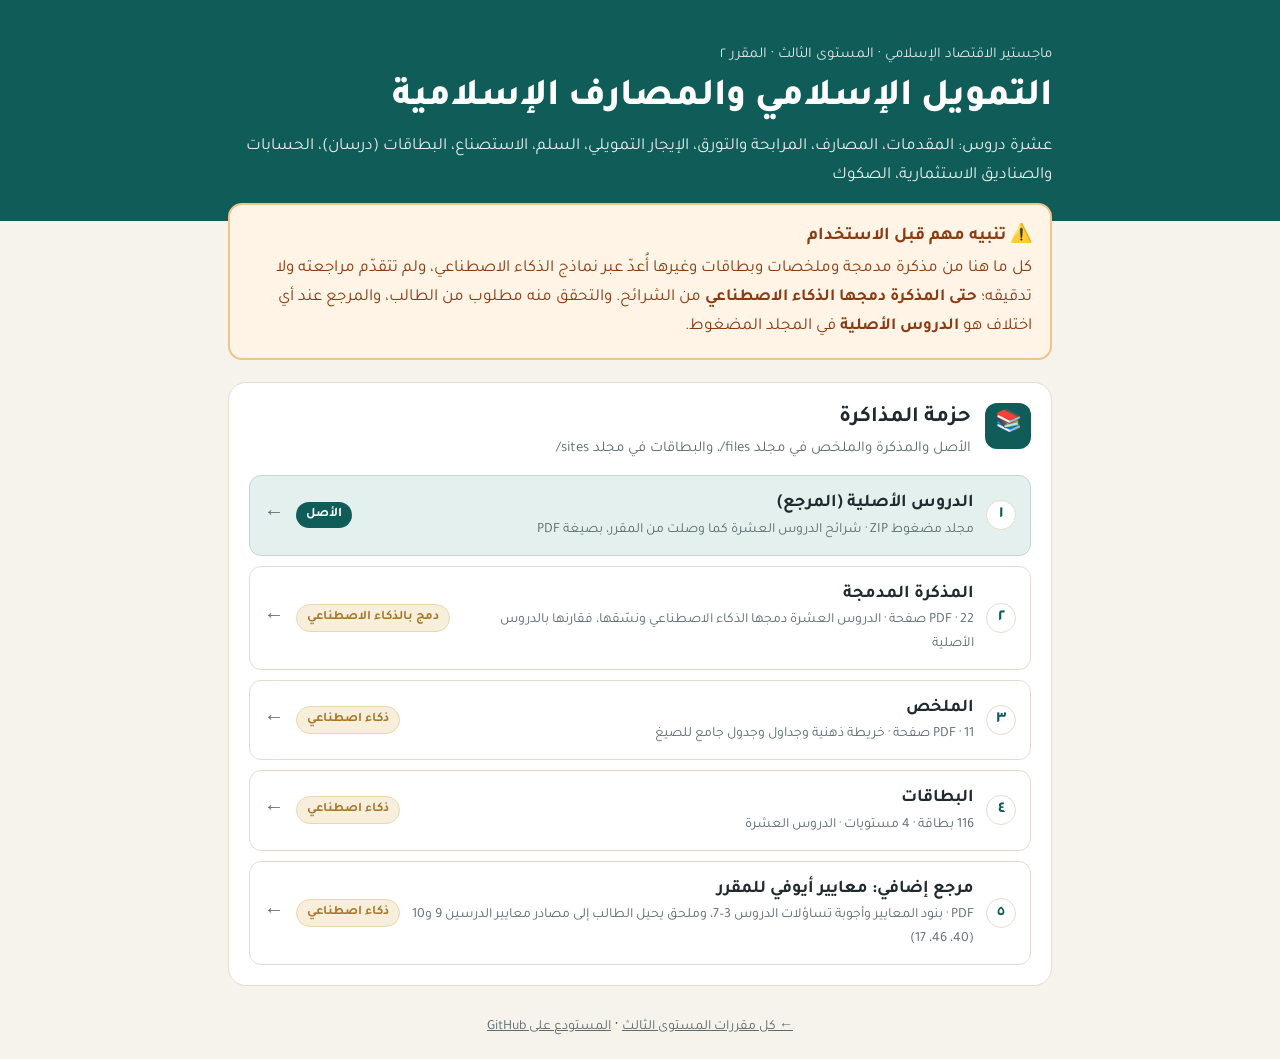
<file: index.html>
<!DOCTYPE html>
<html lang="ar" dir="rtl">
<head>
<meta charset="utf-8">
<meta name="viewport" content="width=device-width, initial-scale=1">
<title>التمويل الإسلامي والمصارف الإسلامية — حزمة المذاكرة</title>
<style>
@font-face{font-family:"Tajawal";src:url(assets/fonts/Tajawal-Regular.ttf);font-weight:400;font-display:swap}
@font-face{font-family:"Tajawal";src:url(assets/fonts/Tajawal-Medium.ttf);font-weight:500;font-display:swap}
@font-face{font-family:"Tajawal";src:url(assets/fonts/Tajawal-Bold.ttf);font-weight:700;font-display:swap}
@font-face{font-family:"Tajawal";src:url(assets/fonts/Tajawal-ExtraBold.ttf);font-weight:800;font-display:swap}
:root{--bg:#f6f3ec;--card:#fff;--ink:#1f2a2e;--mute:#5d6b70;--line:#e4ddcf;--teal:#0f5c58;--teal2:#e3f0ee;--gold:#a8782a;--gold2:#f7eedb;--warn:#8a3b12;--warn2:#fff4e5}
*{box-sizing:border-box}
html{scroll-behavior:smooth}
body{margin:0;font-family:"Tajawal",sans-serif;background:var(--bg);color:var(--ink);line-height:1.7;font-size:17px}
a{color:inherit}
.wrap{max-width:860px;margin:0 auto;padding:0 18px}
.hero{background:var(--teal);color:#fff;padding:42px 0 30px}
.hero .kicker{font-size:15px;opacity:.85;margin:0}
.hero h1{font-size:clamp(26px,5vw,38px);font-weight:800;margin:6px 0 8px;line-height:1.35}
.hero p{margin:0;opacity:.9}
.notice{background:var(--warn2);border:2px solid #f0c48a;border-radius:14px;padding:16px 18px;margin:-18px 0 22px;position:relative;color:var(--warn)}
.notice strong{display:block;font-size:18px;margin-bottom:4px}
.notice p{margin:0}
nav.toc .wrap{display:grid;grid-template-columns:repeat(3,1fr);gap:8px}
nav.toc a{text-decoration:none;background:var(--card);border:1px solid var(--line);border-radius:12px;padding:10px 12px;font-size:15px;font-weight:500;line-height:1.45}
.top{position:fixed;bottom:16px;left:16px;background:var(--teal);color:#fff;text-decoration:none;border-radius:999px;padding:8px 14px;font-size:14px;box-shadow:0 4px 14px rgba(0,0,0,.18)}
nav.toc a b{color:var(--teal);margin-left:6px}
nav.toc a:hover{border-color:var(--teal)}
.legend{display:flex;flex-wrap:wrap;gap:14px;color:var(--mute);font-size:15px;margin:14px 0 4px}
.course{background:var(--card);border:1px solid var(--line);border-radius:18px;padding:20px;margin:18px 0;scroll-margin-top:12px}
.course header{display:flex;gap:14px;align-items:flex-start;margin-bottom:14px}
.num{flex:0 0 46px;height:46px;border-radius:12px;background:var(--teal);color:#fff;display:grid;place-items:center;font-weight:800;font-size:22px}
.course h2{margin:0;font-size:22px;line-height:1.4}
.course header p{margin:2px 0 0;color:var(--mute);font-size:15px}
.links{display:grid;gap:10px}
.lnk{display:flex;align-items:center;gap:12px;text-decoration:none;border:1px solid var(--line);border-radius:12px;padding:12px 14px;transition:.15s}
.lnk:hover{transform:translateX(-3px);border-color:var(--teal)}
.lnk.memo{background:var(--teal2);border-color:#bcd9d5}
.lnk .n{flex:0 0 30px;height:30px;border-radius:50%;background:#fff;border:1px solid var(--line);display:grid;place-items:center;font-weight:700;color:var(--teal)}
.lnk .tx{flex:1;display:flex;flex-direction:column;min-width:0}
.lnk strong{font-size:18px}
.lnk small{color:var(--mute);font-size:14px}
.tag{flex:0 0 auto;font-size:13px;font-weight:700;border-radius:999px;padding:2px 10px}
.tag.memo{background:var(--teal);color:#fff}
.tag.ai{background:var(--gold2);color:var(--gold);border:1px solid #ead7ae}
.ar{color:var(--mute);font-size:20px}
.repo{display:inline-block;margin-top:12px;font-size:14px;color:var(--mute)}
footer{text-align:center;color:var(--mute);font-size:14px;padding:26px 0 40px}
@media(max-width:620px){nav.toc .wrap{grid-template-columns:1fr 1fr}}
@media(max-width:520px){.course{padding:16px}.lnk{padding:10px 12px;gap:10px}.lnk .tag{display:none}.lnk.ai small::before{content:"ذكاء اصطناعي · ";color:var(--gold);font-weight:700}}
</style>
</head>
<body>
<div class="hero"><div class="wrap">
<p class="kicker">ماجستير الاقتصاد الإسلامي · المستوى الثالث · المقرر ٢</p>
<h1>التمويل الإسلامي والمصارف الإسلامية</h1>
<p>عشرة دروس: المقدمات، المصارف، المرابحة والتورق، الإيجار التمويلي، السلم، الاستصناع، البطاقات (درسان)، الحسابات والصناديق الاستثمارية، الصكوك</p>
</div></div>
<div class="wrap">
<div class="notice" role="note"><strong>⚠️ تنبيه مهم قبل الاستخدام</strong>
<p>كل ما هنا من مذكرة مدمجة وملخصات وبطاقات وغيرها أُعدّ عبر نماذج الذكاء الاصطناعي، ولم تتقدّم مراجعته ولا تدقيقه؛ <b>حتى المذكرة دمجها الذكاء الاصطناعي</b> من الشرائح. والتحقق منه مطلوب من الطالب، والمرجع عند أي اختلاف هو <b>الدروس الأصلية</b> في المجلد المضغوط.</p></div>
</div>
<main class="wrap">
<section class="course"><header><span class="num">📚</span><div><h2>حزمة المذاكرة</h2><p>الأصل والمذكرة والملخص في مجلد files/، والبطاقات في مجلد sites/</p></div></header>
<div class="links">
<a class="lnk memo" href="files/%D8%A7%D9%84%D8%AF%D8%B1%D9%88%D8%B3-%D8%A7%D9%84%D8%A3%D8%B5%D9%84%D9%8A%D8%A9.zip" download><span class="n">١</span><span class="tx"><strong>الدروس الأصلية (المرجع)</strong><small>مجلد مضغوط ZIP · شرائح الدروس العشرة كما وصلت من المقرر، بصيغة PDF</small></span><span class="tag memo">الأصل</span><span class="ar">←</span></a>
<a class="lnk ai" href="files/%D9%85%D8%B0%D9%83%D8%B1%D8%A9-%D8%A7%D9%84%D8%AA%D9%85%D9%88%D9%8A%D9%84-%D8%A7%D9%84%D8%A5%D8%B3%D9%84%D8%A7%D9%85%D9%8A-%D8%A7%D9%84%D9%85%D8%AF%D9%85%D8%AC%D8%A9.pdf"><span class="n">٢</span><span class="tx"><strong>المذكرة المدمجة</strong><small>PDF · 22 صفحة · الدروس العشرة دمجها الذكاء الاصطناعي ونسّقها، فقارنها بالدروس الأصلية</small></span><span class="tag ai">دمج بالذكاء الاصطناعي</span><span class="ar">←</span></a>
<a class="lnk ai" href="files/%D9%85%D9%84%D8%AE%D8%B5-%D8%A7%D9%84%D8%AA%D9%85%D9%88%D9%8A%D9%84-%D8%A7%D9%84%D8%A5%D8%B3%D9%84%D8%A7%D9%85%D9%8A.pdf"><span class="n">٣</span><span class="tx"><strong>الملخص</strong><small>PDF · 11 صفحة · خريطة ذهنية وجداول وجدول جامع للصيغ</small></span><span class="tag ai">ذكاء اصطناعي</span><span class="ar">←</span></a>
<a class="lnk ai" href="sites/cards/"><span class="n">٤</span><span class="tx"><strong>البطاقات</strong><small>116 بطاقة · 4 مستويات · الدروس العشرة</small></span><span class="tag ai">ذكاء اصطناعي</span><span class="ar">←</span></a>
<a class="lnk ai" href="files/%D9%85%D8%B9%D8%A7%D9%8A%D9%8A%D8%B1-%D8%A3%D9%8A%D9%88%D9%81%D9%8A-%D9%84%D9%84%D9%85%D9%82%D8%B1%D8%B1.pdf"><span class="n">٥</span><span class="tx"><strong>مرجع إضافي: معايير أيوفي للمقرر</strong><small>PDF · بنود المعايير وأجوبة تساؤلات الدروس 3–7، وملحق يحيل الطالب إلى مصادر معايير الدرسين 9 و10 (40، 46، 17)</small></span><span class="tag ai">ذكاء اصطناعي</span><span class="ar">←</span></a>
</div></section>

<p style="text-align:center"><a class="repo" href="https://stoooof1.github.io/MNAHJ-BAHTH/sites/level3/">← كل مقررات المستوى الثالث</a> · <a class="repo" href="https://github.com/STOOOOF1/tamWmasaref">المستودع على GitHub</a></p>
</main>
</body>
</html>
</file>
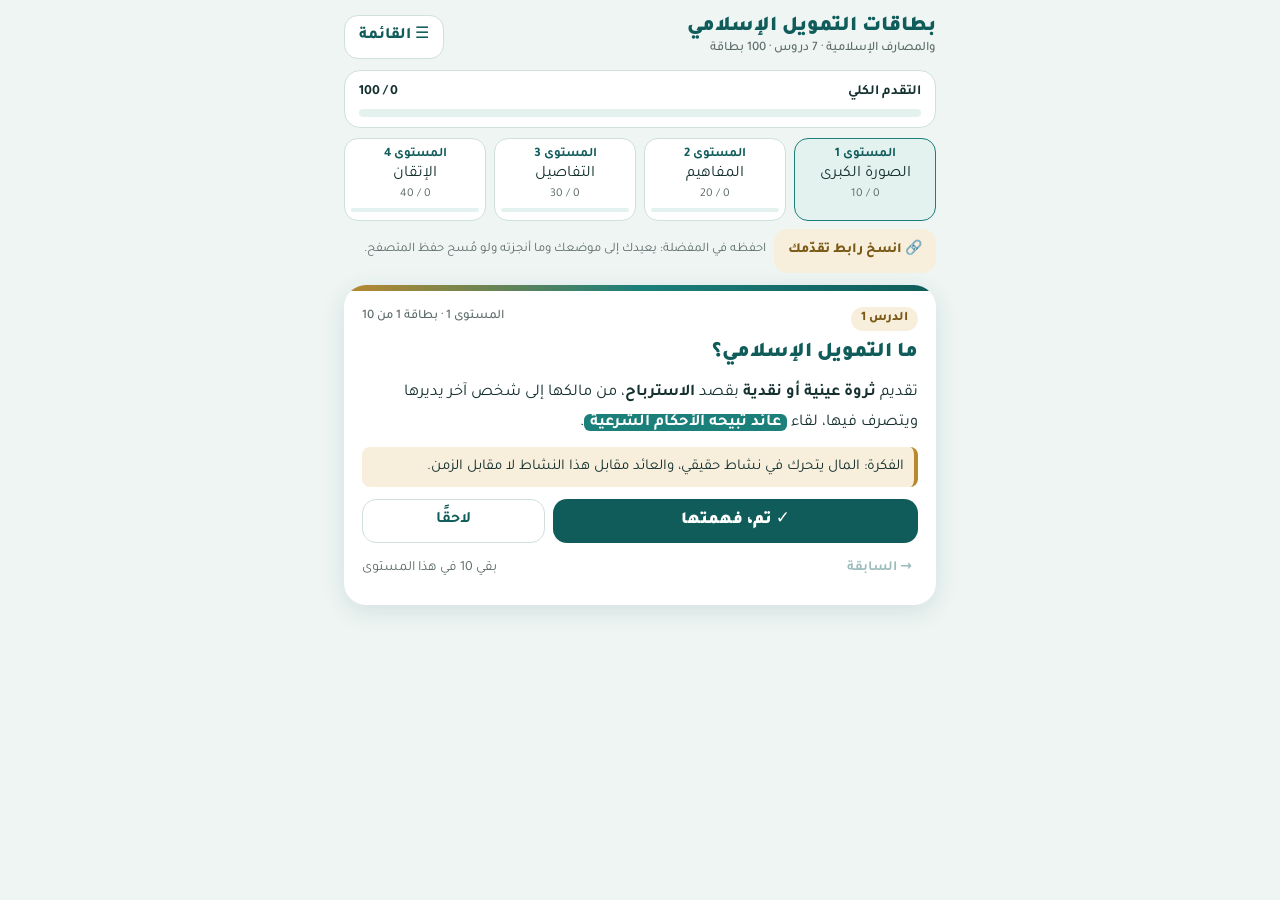
<file: cards/index.html>
<!DOCTYPE html><html lang="ar" dir="rtl"><head><meta charset="utf-8"><meta name="viewport" content="width=device-width,initial-scale=1">
<title>بطاقات التمويل الإسلامي</title>
<link rel="preconnect" href="https://fonts.googleapis.com"><link rel="preconnect" href="https://fonts.gstatic.com" crossorigin>
<link href="https://fonts.googleapis.com/css2?family=Tajawal:wght@400;500;700;800;900&display=swap" rel="stylesheet">
<style>
/* VOICE: هادئ تعليمي، بطاقة مذاكرة واحدة في كل مرة
   IDEA: بطاقات الحفظ الورقية في علبة مرتبة بالمستويات
   PICTURE: البطاقة نفسها هي الصورة: بيضاء بشريط تدرّج علوي
   COLOUR and TYPE: أخضر مزرق teal مع ذهبي، خط تجوال
   LAYOUT: عمود واحد حتى 620px: رأس، تقدم، مستويات، بطاقة، أزرار */
:root{color-scheme:light dark;--bg:light-dark(#eef5f3,#0b1c1b);--card:light-dark(#fff,#132b2a);--ink:light-dark(#14302f,#e5f0ee);--mut:light-dark(#5d6b6a,#9fb5b2);--teal:light-dark(#0f5c5a,#5cc4bd);--teal2:#1b7f7a;--tealL:light-dark(#e3f1ef,#1b3b39);--gold:#b8892f;--goldL:light-dark(#f7efdc,#3a3020);--rose:light-dark(#9c3d3d,#e58a8a);--roseL:light-dark(#f6e6e3,#3a2222);--line:light-dark(#cfe0dd,#24423f)}
:root[data-theme=light]{color-scheme:light}:root[data-theme=dark]{color-scheme:dark}
*{box-sizing:border-box;min-width:0}
body{margin:0;background:var(--bg);color:var(--ink);font:16px/1.6 Tajawal,system-ui,sans-serif;overflow-x:clip}
.wrap{max-width:620px;margin:0 auto;padding:14px 14px 40px}
header{display:flex;align-items:center;justify-content:space-between;gap:10px;margin-bottom:10px}
header h1{font-size:21px;font-weight:900;margin:0;color:var(--teal);line-height:1.2}
header small{display:block;color:var(--mut);font-size:13px;font-weight:500}
button{font:inherit;cursor:pointer;border:0;border-radius:14px;min-height:44px}
button:focus-visible{outline:3px solid var(--gold);outline-offset:2px}
.menuBtn{background:var(--card);color:var(--teal);font-weight:800;padding:0 14px;border:1px solid var(--line)}
.total{background:var(--card);border:1px solid var(--line);border-radius:16px;padding:10px 14px;margin-bottom:10px}
.total .row{display:flex;justify-content:space-between;font-weight:700;font-size:14px}
.bar{height:8px;background:var(--tealL);border-radius:9px;overflow:hidden;margin-top:6px}
.bar i{display:block;height:100%;background:linear-gradient(to left,var(--gold),var(--teal2));border-radius:9px;transition:width .4s}
.levels{display:grid;grid-template-columns:repeat(2,minmax(0,1fr));gap:8px;margin-bottom:8px}
@media(min-width:560px){.levels{grid-template-columns:repeat(4,minmax(0,1fr))}}
.lv{background:var(--card);border:1.5px solid var(--line);color:var(--ink);padding:8px 6px;text-align:center;position:relative;line-height:1.3}
.lv b{display:block;font-size:13px;color:var(--teal)}
.lv span{display:block;font-size:12px;color:var(--mut);margin-top:2px}
.lv .mini{height:4px;background:var(--tealL);border-radius:4px;margin-top:5px;overflow:hidden}.lv .mini i{display:block;height:100%;background:var(--teal2)}
.lv.on{border-color:var(--teal2);background:var(--tealL)}
.lv .ck{position:absolute;top:-7px;left:-5px;background:var(--gold);color:#fff;border-radius:50%;width:20px;height:20px;font-size:12px;line-height:20px;font-weight:900}
.link{display:flex;gap:8px;align-items:center;margin-bottom:12px;flex-wrap:wrap}
.link button{background:var(--goldL);color:#7a5a16;font-weight:800;padding:0 14px;font-size:14px}
.link p{margin:0;font-size:13px;color:var(--mut);flex:1 1 200px}
.card{background:var(--card);border-radius:22px;box-shadow:0 6px 24px rgba(15,92,90,.12);overflow:hidden;animation:in .35s ease}
.card::before{content:"";display:block;height:6px;background:linear-gradient(to left,var(--teal),var(--teal2),var(--gold))}
@keyframes in{from{opacity:0;transform:translateY(10px)}to{opacity:1;transform:none}}
@media(prefers-reduced-motion:reduce){.card{animation:none}}
.cin{padding:16px 18px 18px}
.meta{display:flex;justify-content:space-between;gap:8px;flex-wrap:wrap;margin-bottom:8px}
.chap{background:var(--goldL);color:#7a5a16;font-weight:800;font-size:13px;border-radius:20px;padding:2px 10px}
:root[data-theme=dark] .chap,:root[data-theme=dark] .link button{color:#e6c27a}
.pos{color:var(--mut);font-size:13px;font-weight:500}
.card h2{font-size:21px;font-weight:900;margin:2px 0 10px;color:var(--teal);line-height:1.35}
.body{font-size:16.5px;line-height:1.85}
.body ul,.body ol{margin:4px 0;padding-right:20px}
.body li{margin-bottom:3px}
.body table{width:100%;border-collapse:collapse;font-size:14.5px;margin:6px 0;line-height:1.5}
.body th{background:var(--teal2);color:#fff;padding:5px 7px;text-align:right}
.body td{border-bottom:1px solid var(--line);padding:5px 7px;vertical-align:top}
.body td:first-child{font-weight:700;color:var(--teal)}
.k{background:var(--teal2);color:#fff;border-radius:6px;padding:0 6px;font-weight:700}
.v{color:var(--gold);font-weight:700}
.tip{background:var(--goldL);border-right:4px solid var(--gold);border-radius:8px;padding:6px 10px;margin-top:8px;font-size:15px}
.warn{background:var(--roseL);border-right:4px solid var(--rose);border-radius:8px;padding:6px 10px;margin-top:8px;font-size:15px}
.done-badge{color:var(--teal2);font-weight:800;font-size:13px}
.acts{display:grid;grid-template-columns:2fr 1fr;gap:8px;margin-top:12px}
#ok{background:var(--teal);color:#fff;font-weight:900;font-size:17px}
:root[data-theme=dark] #ok{background:#1b7f7a}
#later{background:var(--card);color:var(--teal);border:1.5px solid var(--line);font-weight:700}
.sub{display:flex;justify-content:space-between;align-items:center;margin-top:8px;font-size:14px;color:var(--mut)}
.sub button{background:none;color:var(--teal);font-weight:700;padding:0 6px;min-height:36px}
.toast{position:fixed;bottom:20px;left:50%;transform:translateX(-50%);background:var(--teal);color:#fff;padding:8px 18px;border-radius:20px;font-weight:800;opacity:0;transition:.3s;pointer-events:none;z-index:9}
.toast.show{opacity:1}
.fin{text-align:center;padding:26px 18px}
.fin .big{font-size:52px}
.fin h2{margin:6px 0}
.fin button{display:block;width:100%;margin-top:10px;font-weight:800}
.fin .p1{background:var(--teal);color:#fff}.fin .p2{background:var(--tealL);color:var(--teal)}
.sheet{position:fixed;inset:0;background:rgba(0,0,0,.4);display:none;z-index:8}
.sheet.open{display:block}
.sheet .pn{position:absolute;bottom:0;left:0;right:0;max-height:80vh;overflow:auto;background:var(--card);border-radius:22px 22px 0 0;padding:14px 16px 24px;max-width:620px;margin:0 auto}
.sheet h3{margin:0 0 8px;color:var(--teal)}
.it{display:flex;gap:8px;align-items:center;width:100%;text-align:right;background:none;color:var(--ink);border-bottom:1px solid var(--line);border-radius:0;padding:6px 2px;font-size:15px}
.it .st{flex:none;width:24px;height:24px;border-radius:50%;background:var(--tealL);color:var(--teal);font-size:12px;line-height:24px;text-align:center;font-weight:800}
.it.d .st{background:var(--teal2);color:#fff}
.it.cur{background:var(--goldL)}
.rst{margin-top:12px;background:var(--roseL);color:var(--rose);font-weight:800;width:100%}
.confirm{display:none;margin-top:8px;gap:8px}.confirm.open{display:flex}
.confirm button{flex:1;font-weight:800}.confirm .y{background:var(--rose);color:#fff}.confirm .n{background:var(--tealL);color:var(--teal)}
.close{float:left;background:var(--tealL);color:var(--teal);font-weight:800;padding:0 12px}
</style></head><body>
<div class="wrap">
<header><div><h1>بطاقات التمويل الإسلامي</h1><small>والمصارف الإسلامية · 7 دروس · 100 بطاقة</small></div><button class="menuBtn" id="menu">☰ القائمة</button></header>
<div class="total"><div class="row"><span>التقدم الكلي</span><span id="tot"></span></div><div class="bar"><i id="totBar"></i></div></div>
<div class="levels" id="levels"></div>
<div class="link"><button id="copy">🔗 انسخ رابط تقدّمك</button><p>احفظه في المفضلة: يعيدك إلى موضعك وما أنجزته ولو مُسح حفظ المتصفح.</p></div>
<main id="stage"></main>
</div>
<div class="sheet" id="sheet"><div class="pn"><button class="close" id="closeS">إغلاق</button><h3 id="sTitle"></h3><div id="sList"></div>
<button class="rst" id="rst">إعادة تعيين تقدّم هذا المستوى</button>
<div class="confirm" id="cf"><button class="y" id="cy">نعم، أعِد التعيين</button><button class="n" id="cn">تراجع</button></div></div></div>
<div class="toast" id="toast"></div>
<script>
{
const BASE="";
const LEVELS=[{n:1,name:"الصورة الكبرى"},{n:2,name:"المفاهيم"},{n:3,name:"التفاصيل"},{n:4,name:"الإتقان"}];
const C=[
// ===== المستوى 1 =====
[1,"الدرس 1","ما التمويل الإسلامي؟","تقديم <b>ثروة عينية أو نقدية</b> بقصد <b>الاسترباح</b>، من مالكها إلى شخص آخر يديرها ويتصرف فيها، لقاء <span class='k'>عائد تبيحه الأحكام الشرعية</span>.<div class='tip'>الفكرة: المال يتحرك في نشاط حقيقي، والعائد مقابل هذا النشاط لا مقابل الزمن.</div>"],
[1,"الدرس 1","بماذا يفترق عن التمويل الربوي؟","محل العقد في الإسلامي <span class='k'>السلعة</span>، وفي الربوي <span class='k'>النقد</span>.<br>الإسلامي <b>عقد واحد</b> يجمع التمويل والتبادل، والربوي عقدان. ولا ربح في الإسلامي على <b>تأخير السداد</b>."],
[1,"الدرس 1","ما ضوابط التمويل الإسلامي؟","خمسة ضوابط: منع الربا، ووجود أصل حقيقي، والخلو من الغرر، وتقاسم المخاطر والعوائد، وعدم تمويل المحرمات.<div class='tip'>من ينهي هذه البطاقة يعرف «بوابة» أي صيغة: هل مرّت بالضوابط الخمسة؟</div>"],
[1,"الدرس 2","ما المصرف الإسلامي؟","مؤسسة مالية مصرفية <b>تجمع الأموال وتوظفها</b> وتقدم الخدمات المصرفية، وينص قانون إنشائها صراحة على الالتزام بالشريعة و<span class='k'>عدم التعامل بالفائدة</span> أخذًا وعطاءً.<br>نشأ في العصر الحديث: من مصر 1963 إلى التحول الواسع بعد 2000."],
[1,"الدرس 2","الوساطة الاستثمارية: قلب المصرف الإسلامي","البنك التقليدي <b>وسيط مالي</b>: يقترض بفائدة ويقرض بفائدة أعلى.<br>البنك الإسلامي <b>وسيط استثماري</b>: يكون <b>بائعًا أو مؤجرًا أو شريكًا أو رب مال</b>، ويربح من النشاط نفسه."],
[1,"الدرس 3","المرابحة للآمر بالشراء","العميل يعد بشراء سلعة، فيشتريها المصرف ويقبضها، ثم يبيعها له بربح.<br>ثلاث خطوات: <b>وعد ← تملّك وقبض ← بيع</b>."],
[1,"الدرس 3","التورق","شراء سلعة بثمن مؤجل ثم بيعها نقدًا للحصول على <b>السيولة</b>.<br>الفقهي الفردي <span class='k'>جائز</span>، والمصرفي المنظم والعكسي <b>لا يجوزان</b> بقرار مجمع الفقه الدولي 179."],
[1,"الدرس 4","الإيجار التمويلي (المنتهي بالتمليك)","المصرف يشتري السلعة، ثم يؤجرها للعميل بأقساط مدة معينة، ثم تنتقل ملكيتها له <b>ببيع أو هبة</b>.<br>حكمه: <b>عقدان في عقد محرّم</b>، و<b>عقدان منفصلان جائز بشروط</b>."],
[1,"الدرسان 5 و6","السلم والاستصناع","<b>السلم:</b> ثمن حالّ الآن، وسلعة موصوفة تُسلَّم لاحقًا.<br><b>الاستصناع:</b> طلب صنع شيء بمواصفات (كبناء منزل)، والثمن مؤجل غالبًا.<br>ولكلٍّ منهما صورة <b>موازية</b> يتوسط فيها البنك بعقدين."],
[1,"الدرس 7","البطاقات الائتمانية","أداة دفع وسحب تمكّن حاملها من <b>الشراء بأجل على ذمة مصدرها</b>.<br>لها ثلاثة أنواع وخمسة أطراف، وأحكامها في <span class='k'>المعيار الشرعي 61</span>."],
// ===== المستوى 2 =====
[2,"الدرس 1","تعريف التمويل (عامًا)","تحديد احتياجات الأفراد والمنظمات والشركات من الموارد النقدية، وتحديد سبل جمعها واستخدامها، مع الأخذ في الحسبان المخاطر المرتبطة بمشاريعهم.<div class='tip'>ثلاث كلمات: <b>الاحتياج · المصدر · المخاطر</b></div>"],
[2,"الدرس 1","التمويل في الاقتصاد الإسلامي: نشاطان","<table><tr><th>النشاط الربحي (المعاملات)</th><th>غير الربحي (التبرعات)</th></tr><tr><td>تحريم أكل أموال الناس بالباطل</td><td>القرض والوقف</td></tr><tr><td>الغرم بالغنم</td><td>الصدقة والزكاة</td></tr></table>سؤال الدرس: ما العلاقة بين <b>الربا والصدقة</b>؟"],
[2,"الدرس 1","العقود المسماة في النشاط الربحي (7)","<ol><li>البيع الآجل</li><li>السلم</li><li>الاستصناع</li><li>المشاركة</li><li>المضاربة</li><li>المساقاة والمزارعة</li><li>الإجارة</li></ol>"],
[2,"الدرس 1","خصائص التمويل الإسلامي (7)","<ol><li>المال وسيلة، فلا يحقق الربح من ذاته</li><li>ارتباط التمويل بالسوق الحقيقية</li><li>التملك أساس الربح</li><li>اعتماد السوق آلية لتحديد العائد</li><li>العدالة التعاقدية ومنع الاحتكار</li><li>الالتزام الأخلاقي</li><li>العدالة في توزيع الربح والخسارة</li></ol>"],
[2,"الدرس 1","الضوابط الخمسة بمعانيها","<table><tr><td>منع الربا</td><td>لا أخذ ولا دفع للفوائد</td></tr><tr><td>أصل حقيقي</td><td>سلعة أو خدمة حقيقية</td></tr><tr><td>الخلو من الغرر</td><td>وضوح تام في الشروط والأطراف</td></tr><tr><td>تقاسم المخاطر</td><td>لا ضمان للعائد دون مشاركة في المخاطر</td></tr><tr><td>لا محرمات</td><td>كالخمور والقمار</td></tr></table>"],
[2,"الدرس 2","تعريف البنك التقليدي","منشأة مصرّح لها حكوميًا، غرضها الرئيس <b>تجميع المدخرات</b> و<b>منح القروض</b>، إضافة إلى أعمال أخرى مرتبطة بهذه الأغراض.<div class='tip'>اسم وظيفته: <b>الوساطة المالية</b>.</div>"],
[2,"الدرس 2","التعريف الأنسب للبنك الإسلامي","«مؤسسات مالية مصرفية لتجميع الأموال وتوظيفها، وتقديم الخدمات المصرفية، وينص قانون إنشائها ونظامها الأساسي صراحةً على الالتزام بمبادئ الشريعة، وعلى عدم التعامل بالفائدة أخذًا وعطاءً».<br>وهو أنسب للبنوك المعاصرة من التعريفات السابقة."],
[2,"الدرس 2","خصائص النظام المصرفي الإسلامي (4)","<ol><li>الوساطة الاستثمارية</li><li>الغرم بالغنم وعلاقتها بالمخاطرة</li><li>خصائص العائد</li><li>الإرادة العقدية</li></ol>"],
[2,"الدرس 2","خصائص العائد (الربح) في المصارف الإسلامية","<ul><li>لا ربح بدون <b>عمل</b></li><li>ليس <b>محددًا</b>، بل <b>معلوم بحصة شائعة</b></li><li>يكون بعد <b>سلامة رأس المال</b></li><li>حدّه بتقدير المصرف، وقد تحدده الدولة للمصلحة أو الضرورة</li></ul>"],
[2,"الدرس 3","خطوات المرابحة وخطوات التورق المصرفي","<b>المرابحة:</b> الوعد بالشراء ← تملّك المصرف للسلعة وقبضها ← بيعها للعميل.<br><b>التورق المصرفي:</b> الخطوات نفسها + <span class='k'>بيع العميل للسلعة أو توكيل المصرف في بيعها</span>."],
[2,"الدرس 3","أنواع التورق في قرار 179","<table><tr><td>الفقهي</td><td>شراء سلعة بمؤجل وبيعها نقدًا بأقل غالبًا لغير من اشتُريت منه: <b>جائز</b> بشروط البيع</td></tr><tr><td>المنظم</td><td>يتولى البائع (الممول) ترتيب بيعها بنفسه أو بوكيل أو بتواطؤ: <b>لا يجوز</b></td></tr><tr><td>العكسي</td><td>المنظم نفسه، والمستورق هو المؤسسة: <b>لا يجوز</b></td></tr></table>"],
[2,"الدرس 4","الإيجار التمويلي: مفهومه ومراحله","<b>المفهوم:</b> شراء المصرف لسلعة ثم تأجيرها للعميل مقابل أقساط مدة معينة، تنتقل بعدها ملكيتها له ببيع أو هبة.<br><b>المراحل:</b> رغبة العميل والوعد بالاستئجار ← شراء البنك للسلعة وقبضها ← تأجيرها ← انتقال الملكية."],
[2,"الدرس 4","الفرق بين البيع والإجارة","<table><tr><th></th><th>الإيجار</th><th>البيع</th></tr><tr><td>اللزوم</td><td>لازم</td><td>لازم</td></tr><tr><td>التملك</td><td>المنفعة دون العين</td><td>العين مع المنفعة</td></tr><tr><td>الضمان</td><td>على المؤجر</td><td>على المشتري</td></tr><tr><td>الفسخ</td><td>بتلف العين، والتعدي والتفريط، والعيب والغبن والتدليس</td><td>بالعيب والغبن والتدليس فقط</td></tr></table>"],
[2,"الدرس 5","تعريف السلم وحكمته","<b>التعريف:</b> عقد على موصوف في الذمة، مؤجَّل، بثمن مقبوض في مجلس العقد.<br><b>مثاله:</b> 100 كيلو تمر بمواصفات محددة تُسلَّم بعد شهر، مقابل ألف ريال حالّة.<br><b>حكمته:</b> التمويل للبائع، والاسترخاص للمشتري."],
[2,"الدرس 6","الفرق بين السلم والاستصناع","<table><tr><th></th><th>السلم</th><th>الاستصناع</th></tr><tr><td>العقد</td><td>بيع موصوف في الذمة</td><td>بيع + إجارة</td></tr><tr><td>خيار الشرط والعربون</td><td>يمتنع</td><td>يجوز</td></tr><tr><td>تأجيل رأس المال</td><td>يمتنع</td><td>يجوز</td></tr><tr><td>الشرط الجزائي</td><td>يمتنع</td><td>يجوز</td></tr></table>"],
[2,"الدرس 7","تعريف بطاقة الائتمان","أداة دفع وسحب، يصدرها مصرف تجاري أو مؤسسة مالية، تمكّن حاملها من <b>الشراء بأجل على ذمة مصدرها</b>، وتمكّنه من الحصول على <b>خدمات خاصة</b>."],
[2,"الدرس 7","أنواع البطاقات وأطرافها","<b>الأنواع:</b> بطاقة الحسم الفوري (المغطاة) · الائتمان غير المتجدد · الائتمان المتجدد.<br><b>الأطراف:</b> مصدر البطاقة · حاملها (العميل) · الشركة الراعية · قابل البطاقة (التاجر) · بنك قابل البطاقة (بنك التاجر)."],
[2,"الدرس 2","الريبو والريبو العكسي والسايبور","<b>الريبو (Repo = Repurchase):</b> «إعادة الشراء»، سعر إقراض البنك المركزي للبنوك التجارية.<br><b>الريبو العكسي:</b> سعر ما تودعه البنوك لدى المركزي.<br><b>السايبور:</b> سعر الفائدة بين البنوك."],
[2,"الدرس 5","لا تخلط: المسلِم والمسلَم إليه","<b>المسلِم</b> (بكسر اللام): المشتري الذي يدفع الثمن حالًّا.<br><b>المسلَم إليه</b> (بفتح اللام): البائع الذي يسلّم السلعة لاحقًا.<br><b>المسلَم فيه:</b> السلعة.<div class='tip'>المسلِم «أسلَمَ» المال، والمال أُسلِم إليه.</div>"],
[2,"الدرس 6","لا تخلط: المستصنِع والصانع","<b>المستصنِع:</b> طالب الصنعة، أي المشتري (العميل).<br><b>الصانع:</b> المنفّذ، أي البائع (المقاول).<br>في الاستصناع الموازي يكون البنك <b>صانعًا</b> مع العميل و<b>مستصنِعًا</b> مع المقاول."],
// ===== المستوى 3 =====
[3,"الدرس 1","البيع والربا: منفعة التبادل","الربا يقع في <b>المتماثلات</b>، فلولا الأجل لم تتحقق الفائدة.<br>أما البيع فيحقق <b>منفعة التبادل</b> ولو لم يكن فيه أجل."],
[3,"الدرس 1","البيع والربا: انتفاع الأطراف والحافز التنموي","<b>انتفاع الأطراف:</b> دخول جميع أفراد المجتمع في السوق بالبيع والشراء لا يضر الاقتصاد بل العكس، والربا يدمّره.<br><b>الحافز التنموي:</b> الربا يؤدي إلى انقطاع المنافع وتعطّل الصناعات، والبيع يحفزها."],
[3,"الدرس 1","الإسلامي والربوي: الجدول الكامل","<table><tr><th></th><th>الإسلامي</th><th>الربوي</th></tr><tr><td>محل العقد</td><td>السلعة</td><td>النقد</td></tr><tr><td>آلية التعاقد</td><td>عقد واحد يجمع التمويل والتبادل</td><td>عقدان: تمويل ثم تبادل</td></tr><tr><td>بعد القرض</td><td>لا ربح في تأخير السداد</td><td>ربح في تأخير السداد</td></tr><tr><td>التكلفة</td><td>ربح ثابت</td><td>فائدة تأخيرية وتكاليف خدمة الدين</td></tr></table>"],
[3,"الدرس 1","مثال القرية المنكوبة","5 أصدقاء يقترض كل منهم 100 دينار، فالمجموع <b>500</b>.<br>الفائدة السنوية 8%، فعلى كل شخص 108، والمطلوب <b>540</b>.<br>المتاح 500، فالعجز <b>40</b>، فيُقترض لسداده بفائدة جديدة فيتراكم الدين.<div class='warn'>تزيد الديون بينما تبقى النقود المتاحة محدودة.</div>"],
[3,"الدرس 2","تعريفات أخرى للبنك الإسلامي","<ul><li>مؤسسة مصرفية لتجميع الأموال وتوظيفها في نطاق الشريعة، بما يخدم <b>مجتمع التكافل</b> ويحقق <b>عدالة التوزيع</b>.</li><li>مؤسسة نقدية مالية تجلب الموارد النقدية وتوظفها شرعًا لتحقيق <b>التنمية الاقتصادية والتقدم الاجتماعي</b>.</li><li>مؤسسة مالية استثمارية ذات <b>رسالة تنموية وإنسانية واجتماعية</b>.</li></ul>"],
[3,"الدرس 2","النشأة (1): من أوروبا إلى مصر","<ul><li><b>أواخر ق16م:</b> البنوك التجارية في أوروبا</li><li><b>منتصف ق19م:</b> البنوك التقليدية في العالم الإسلامي مع المد الاستعماري</li><li><b>1963م:</b> بنوك الادخار المحلية بمصر (د. أحمد النجار)</li><li><b>1971م:</b> بنك ناصر الاجتماعي</li></ul>"],
[3,"الدرس 2","النشأة (2): أول البنوك الإسلامية","<ul><li><b>1975م:</b> بنك دبي الإسلامي، أول بنك إسلامي خاص، أسسه سعيد أحمد لوتاه</li><li><b>1977م:</b> بنك فيصل الإسلامي في السودان ومصر، وبيت التمويل الكويتي، ومصرف الراجحي في السعودية</li></ul><div class='tip'>63 مصر · 75 دبي · 77 فيصل</div>"],
[3,"الدرس 2","النشأة (3): المجموعات والتوسع","<ul><li><b>أواخر السبعينات:</b> دار المال الإسلامي (محمد الفيصل)، ومجموعة البركة (صالح كامل)</li><li><b>مطلع الثمانينات:</b> الدول الإسلامية الآسيوية، والامتداد إلى أوروبا</li><li><b>التسعينات:</b> زيادة العدد ورؤوس الأموال، والندوات والمؤتمرات، والقوانين المنظمة</li></ul>"],
[3,"الدرس 2","النشأة (4): تحوّل البنوك التقليدية","تحولت بنوك تقليدية إلى المصرفية الإسلامية:<ul><li>بنك الشارقة <b>2002</b></li><li>بنك الجزيرة <b>2007</b></li><li>البنك الأهلي <b>2008</b></li></ul>"],
[3,"الدرس 2","الوساطة في البنكين بالتفصيل","<table><tr><th></th><th>التقليدي</th><th>الإسلامي</th></tr><tr><td>أصحاب الودائع</td><td>يقترض منهم بفائدة 2%</td><td>الجاري: قرض بلا فائدة<br>الاستثماري: مشاركة بربح</td></tr><tr><td>مستخدمو الأموال</td><td>يقرضهم بفائدة 3%</td><td>بائع/مؤجر/شريك/رب مال، والعميل مشترٍ/مستأجر/شريك/مضارب</td></tr></table>"],
[3,"الدرس 2","مثال: حساب العوائد (مضاربة)","إيداع <b>50,000</b> من 17/9/2023 إلى 16/12/2023 (<b>3 أشهر</b>)، بمعدل ربح متوقع <b>5.1%</b>، غير قابل للتجديد ← ربح متوقع <b>637.5</b>.<br>فترات الاستثمار: شهر، 3 أشهر، 6 أشهر، إلى 12 شهرًا."],
[3,"الدرس 2","مثال: بنك البلاد (مدة أطول = عائد أعلى)","الحد الأدنى 100,000:<table><tr><th>المدة</th><th>معدل الربح</th><th>العائد المتوقع</th></tr><tr><td>شهر</td><td>5.27%</td><td>439.6</td></tr><tr><td>3 أشهر</td><td>5.65%</td><td>1,414.2</td></tr><tr><td>6 أشهر</td><td>5.77%</td><td>2,886.2</td></tr><tr><td>12 شهرًا</td><td>5.88%</td><td>5,879.1</td></tr></table>"],
[3,"الدرس 2","قرار البنك المركزي السعودي (26 يوليو 2023)","<ul><li>رفع <b>الريبو</b> 25 نقطة أساس إلى <b>6.00%</b></li><li>رفع <b>الريبو العكسي</b> 25 نقطة أساس إلى <b>5.50%</b></li><li>الهدف: <b>المحافظة على الاستقرار النقدي</b></li></ul>"],
[3,"الدرس 2","من الريبو إلى المستهلك","ريبو المركزي <b>6%</b> ← سايبور بين البنوك <b>5.9%</b> ← على المستهلك: سايبور + 3 = <b>8.9%</b>."],
[3,"الدرس 2","التكليفات المشتركة","المقارنة بين قرارات الهيئات الشرعية (الراجحي، البلاد، الجزيرة، الإنماء، الأهلي) وقرارات هيئات الاجتهاد الجماعي (مجمع الفقه الدولي، المجمع الفقهي بالرابطة، المعايير الشرعية) في:<br>المرابحة والتورق · الإجارة والسلم والاستصناع · البطاقات · الحسابات والصناديق · الصكوك."],
[3,"الدرس 3","التورق الفردي والمنظم (1)","<table><tr><th></th><th>الفردي</th><th>المنظم</th></tr><tr><td>طبيعته</td><td>بسيط على بضاعة حقيقية</td><td>مركّب منظم، سلع محددة في أسواق دولية</td></tr><tr><td>البائع</td><td>المستورق نفسه</td><td>البنك بتوكيل من العميل</td></tr><tr><td>قبض الثمن</td><td>المستورق من المشتري</td><td>البنك ثم يعطيه للعميل</td></tr></table>"],
[3,"الدرس 3","التورق الفردي والمنظم (2)","<table><tr><th></th><th>الفردي</th><th>المنظم</th></tr><tr><td>علاقة البائع</td><td>لا علاقة له بهدف المشتري</td><td>تفاهم بين الطرفين</td></tr><tr><td>الاتفاق المسبق</td><td>لا يوجد</td><td>لا بد منه</td></tr><tr><td>الأطراف</td><td>ثلاثة</td><td>رابع هو البنك</td></tr></table>"],
[3,"الدرس 3","قرار 179 (19/5): البيانات وعلة المنع","مجمع الفقه الإسلامي الدولي، الدورة 19، الشارقة، 1–5 جمادى الأولى 1430هـ (26–30 أبريل 2009م).<div class='warn'><b>العلة:</b> في المنظم والعكسي تواطؤ بين الممول والمستورق صراحة أو ضمنًا أو عرفًا، تحايلًا لتحصيل نقد حاضر بأكثر منه في الذمة، وهو ربا.</div>"],
[3,"الدرس 3","قرار 179: التوصيات","<ol><li>التأكيد على المصارف باستخدام الصيغ المشروعة وتجنب المحرمة والمشبوهة، بما يحقق مقاصد الشريعة ويجلّي فضيلة الاقتصاد الإسلامي.</li><li>تشجيع <b>القرض الحسن</b> لتجنيب المحتاجين اللجوء للتورق، وإنشاء صناديق له.</li></ol>"],
[3,"الدرس 3","تساؤلات المرابحة (المعايير الشرعية)","<ul><li>المواعدة الملزمة للطرفين</li><li>شراء سلعة دفع العميل عربونًا لمالكها</li><li>العربون وهامش الجدية وحكمه عند النكول</li><li>توكيل الآمر بالشراء</li><li>التأمين والشحن قبل العقد</li><li>حلول الأقساط · غرامة التأخير · الحطيطة عند السداد المبكر</li></ul>"],
[3,"الدرس 3","تساؤلات التورق","<ul><li>شراء سلعة غير مقصودة لذاتها بغرض التورق</li><li>التورق في الأسواق المنظمة كالمعادن وزيت النخيل</li><li>بيع السلعة إلى بائعها الأول أو رجوعها له</li><li>توكيل العميل المصرف في بيع السلعة</li></ul>"],
[3,"الدرس 4","مثال موسى بالأرقام","موسى راتبه قليل ويريد سيارة:<ol><li>البنك يشتريها بـ<b>100 ألف</b> نقدًا ويتملكها</li><li>يؤجرها لموسى 5 سنوات بـ<b>110 آلاف</b> أقساطًا</li><li>تنتقل الملكية بـ<b>20 ألفًا</b> (بيع بدفعة أخيرة) أو هبة</li></ol>"],
[3,"الدرس 4","فتوى هيئة كبار العلماء بالتحريم","حين نشأ العقد إيجارًا وبيعًا في عقد واحد، حُرّم لأسباب:<ol><li>عقدان على عين واحدة غير مستقر على أحدهما، مختلفان متنافيان في الحكم</li><li>الأجرة تقدَّر بأكثر من المعتاد لاعتبار التملك</li><li>يؤدي إلى التساهل في الديون</li></ol>"],
[3,"الدرس 4","قرار مجمع الفقه: شروط الجواز","إذا كان العقدان <b>منفصلين</b> جاز بشروط:<ol><li>أجرة فعلية لا ساترة للبيع</li><li>ضمان العين المؤجرة على المالك لا المستأجر</li><li>تطبيق أحكام الإجارة طوال المدة</li><li>الصيانة الأساسية على المؤجر، والتشغيلية على المستأجر</li></ol><div class='tip'>أجرة · ضمان · أحكام · صيانة</div>"],
[3,"الدرس 4","تساؤلات الإيجار التمويلي (1)","<ul><li>طلب العميل شراء سلعة ووعده باستئجارها</li><li>مبلغ تحجزه المؤسسة ضمانًا للجدية</li><li>حساب الضرر الفعلي في الإجارة التمويلية والتشغيلية</li><li>شراء عين من شخص ثم إجارتها عليه</li><li>تأجير الموصوف في الذمة</li><li>تحميل المستأجر الصيانة الأساسية</li><li>من يتحمل التأمين؟ وتضمينه في الأجرة</li></ul>"],
[3,"الدرس 4","تساؤلات الإيجار التمويلي (2)","<ul><li>الأجرة المتغيرة وربطها بمؤشر</li><li>اشتراط حلول جميع الأقساط، وانتفاع المستأجر بعدها</li><li>زيادة الأجرة عند التأخر</li><li>بيع العين المؤجرة لغير المستأجر</li><li>تحديد طريقة التملك وإلزامه</li><li>التملك بهبة مشروطة بسداد الأقساط</li><li>تلف العين: هل يستحق العميل الزائد عن أجرة المثل؟</li></ul>"],
[3,"الدرس 5","السلم الموازي بالأرقام","<b>العقد 1 (أجل 25/6):</b> البنك (مسلِم) يدفع للمزارع 50 ألفًا حالّة مقابل 10 أطنان برتقال.<br><b>العقد 2 (أجل 1/7):</b> التاجر (مسلِم) يدفع للبنك 60 ألفًا حالّة مقابل 10 أطنان برتقال.<div class='tip'>البنك مشترٍ ثم بائع، وفرقه 10 آلاف.</div>"],
[3,"الدرس 6","الاستصناع الموازي بالأرقام","<b>العقد 1 (أجل 25/7):</b> العميل (مستصنِع) يدفع للبنك (صانع) 500 ألف مؤجلة غالبًا لبناء منزل بمواصفات.<br><b>العقد 2 (أجل 25/6):</b> البنك (مستصنِع) يدفع للمقاول (صانع) 450 ألفًا.<div class='tip'>أجل المقاول قبل أجل العميل.</div>"],
[3,"الدرسان 5 و6","أبرز تساؤلات السلم والاستصناع","<b>السلم:</b> تأخير رأس المال · كونه دينًا · السلم في المعيّن · شروط المسلَم فيه · بيعه قبل قبضه · الشرط الجزائي · حكم الموازي · المتاجر الإلكترونية.<br><b>الاستصناع:</b> اللزوم · العقد قبل التملك · البراءة من العيوب · توكيل الغير · العربون · الظروف الطارئة · اختلاف الصفات · الشرط الجزائي."],
[3,"الدرس 7","تساؤلات المعيار 61 للبطاقات","<ul><li>تكييف علاقة المصدر بالحامل (عند الإصدار والاستخدام)</li><li>علاقة التاجر ببنك التاجر</li><li>رسوم الإصدار والتجديد والسحب والتقسيط</li><li>تكييف عمولة التاجر</li><li>شراء الذهب والفضة بالبطاقة</li><li>الهدايا والمزايا · سداد الرسوم بتورق</li></ul>"],
// ===== المستوى 4: الإتقان (أجوبة تساؤلات المذكرة من معايير أيوفي) =====
[4,"الدرس 3 · م8","المواعدة الملزمة في وثيقة الوعد","<span class='k'>لا تجوز</span> المواعدة الملزمة للطرفين في وثيقة الوعد. والوعد نفسه ليس من لوازم المرابحة.<br>وتجوز المواعدة إذا كان فيها <b>خيار للطرفين أو لأحدهما</b> (2/3).<div class='tip'>المواعدة الملزمة للطرفين تشبه العقد، فتكون بيعًا لما لا يملكه المصرف.</div>"],
[4,"الدرس 3 · م8","العميل دفع عربونًا للبائع الأول","يجب إلغاء الارتباط العقدي السابق بين العميل والبائع الأصلي <b>بإقالة حقيقية لا صورية</b>.<br><span class='k'>لا يجوز</span> تحويل العقد المبرم بينهما إلى المؤسسة (2/2/2).<br>وتتأكد المؤسسة أن البائع طرف ثالث غير العميل أو وكيله، وإلا صارت العملية <b>عينة</b> (2/2/3)."],
[4,"الدرس 3 · م8","هامش الجدية والعربون في مرحلة الوعد","<b>هامش الجدية:</b> يجوز عند الإلزام بالوعد، وليس عربونًا. عند النكول يُقتطع منه <span class='k'>الضرر الفعلي فقط</span>: الفرق بين التكلفة وثمن بيعها لغير الآمر. ويُرد أو يُحسم من الثمن إذا نُفّذ العقد (2/5، 4/2).<br><b>العربون:</b> يجوز عند عقد المرابحة، <b>لا في مرحلة الوعد</b>.<div class='warn'>لا يجوز حجز هامش الجدية كله عند النكول.</div>"],
[4,"الدرس 3 · م8","توكيل الآمر بالشراء في الشراء","الأصل أن تشتري المؤسسة <b>بنفسها</b>، ويجوز توكيل غير الآمر. ولا تلجأ لتوكيل العميل إلا عند <span class='k'>الحاجة الملحة</span>، و<b>لا يتولى الوكيل البيع لنفسه</b> (3/1/3).<br><b>ضوابطه (3/1/4):</b> دفع الثمن للبائع مباشرة كلما أمكن، ووثائق تثبت البيع، و«الفصل بين الضمانين» بمدة بين تنفيذ الوكالة وإبرام المرابحة، بإشعارين من العميل والمؤسسة."],
[4,"الدرس 3 · م8","التأمين والشحن قبل عقد المرابحة","تتحملها <span class='k'>المؤسسة</span>؛ لأن مخاطر السلعة على مالكها، ولا يُحمَّل العميل ضمان هلاكها أثناء الشحن أو التخزين (2/5/2). والتأمين قبل البيع على حسابها والتعويض لها وحدها، والأفضل أن يكون تكافليًا (3/2/6).<br>ولها إدخال هذه المصروفات في التكلفة <b>بشرط الإفصاح</b>، ولا تضيف إلا المصروفات المباشرة المدفوعة للغير (4/3، 4/4)."],
[4,"الدرس 3 · م8","التملك والقبض والانعقاد","«يحرم على المؤسسة أن تبيع سلعة بالمرابحة قبل تملكها لها» (3/1/1).<br><b>القبض</b> واجب قبل البيع، حقيقيًا أو حكميًا بالتخلية، وتسلّم مستندات الشحن قبض حكمي (3/2).<br><span class='k'>لا انعقاد تلقائي</span>: لا يُعد العقد مبرمًا بمجرد تملك المؤسسة، ولا يُلزم العميل بالتسلم إن امتنع (4/1)، وللمؤسسة التعويض عن الضرر الفعلي فقط."],
[4,"الدرس 3 · م8","حلول الأقساط وغرامة التأخير","<b>حلول جميع الأقساط:</b> يجوز اشتراطه عند امتناع العميل أو تأخره عن قسط <b>دون عذر معتبر</b>، بعد إشعاره (5/1).<br><b>غرامة التأخير:</b> <span class='k'>لا زيادة لصالح المؤسسة</span>. ويجوز النص على التزام المماطل <b>بالتصدق</b> بمبلغ أو نسبة تُصرف في وجوه الخير بمعرفة الهيئة الشرعية (5/5)، ولا يستحق الدائن إلا أصل الدين (5/6–5/8)."],
[4,"الدرس 3 · م8","الحطيطة عند السداد المبكر","تجوز أن تتنازل المؤسسة عن جزء من الثمن عند تعجيل السداد، <span class='k'>إذا لم يكن ذلك مشروطًا في العقد</span> (5/9).<br>والثمن والربح يُحددان عند العقد، ولا يُربطان بمؤشرات مجهولة أو مستقبلية، ولا يُزاد الثمن لزيادة الأجل (4/6–4/8).<div class='tip'>«ضع وتعجّل» جائز تبرعًا، ممنوع شرطًا.</div>"],
[4,"الدرس 3 · م30","سلعة غير مقصودة لذاتها بغرض التورق","المقصود في التورق <b>النقد أصلًا</b>، فلا يضر أن السلعة غير مقصودة. الشرط أن تكون <span class='k'>حقيقية متعيّنة مملوكة مقبوضة</span> (4/1–4/4)، وأن يكون التورق <b>للحاجة</b> (5).<br>وفي الشراء الآجل تُطبق شروط المرابحة (معيار 8)، ولا يكون الوعد الملزم إلا من طرف واحد."],
[4,"الدرس 3 · م30","التورق في المعادن وزيت النخيل","<span class='k'>يجوز بالضوابط</span>: تتعيّن السلعة وتتميز عن موجودات البائع بالحيازة أو بالمستندات كشهادات التخزين (4/2)، ويقبضها العميل حقيقة أو حكمًا بالتمكين التام (4/4).<div class='warn'>لا تكون السلعة ذهبًا أو فضة أو عملات (4/1). وإن لم تكن حاضرة يُعطى العميل وصفها أو نموذجها وكميتها ومكانها (4/3)، والأولى السلع المحلية.</div>"],
[4,"الدرس 3 · م30","بيع السلعة لبائعها الأول","<span class='k'>لا يجوز</span> أن تُباع لبائعها الأول أو تعود إليه <b>بشرط أو تواطؤ أو عرف</b>؛ لأنه <b>عينة</b> (4/5).<br>ولا يُربط الشراء الآجل بالبيع الحال بالمستندات أو العرف أو الإجراءات ربطًا يسلب العميل حقه في القبض (4/6).<div class='tip'>الفرق: في التورق تُباع السلعة لغير من اشتُريت منه، وفي العينة تعود لبائعها.</div>"],
[4,"الدرس 3 · م30","توكيل العميل المصرف في البيع","<span class='k'>لا يجوز</span> أن توكل المؤسسة نفسها ببيع السلعة التي باعتها للعميل، ولا تنوب عنه (4/7)، ولا توكل غيرها ببيعها للعميل نيابة عنها (4/8).<br><b>الاستثناء:</b> إذا كان النظام لا يسمح بالبيع إلا عن طريقها، فيجوز <b>بعد قبض العميل</b>.<br>والأصل أن يبيع العميل بنفسه أو بوكيل غير المؤسسة، وتزوده بالمعلومات (4/9)."],
[4,"الدرس 3 · م30","مكانة التورق في المصرف","التورق <span class='k'>ليس أداة استثمار أو تمويل</span>، وإنما أجيز للحاجة بشروطها (5).<br>لا تستعمله المؤسسة بديلًا لجلب السيولة بالمضاربة والوكالة بالاستثمار والصكوك والصناديق، وتقلّل من استعماله.<br>ولا تجري التورق لبنك تقليدي إذا علمت أن النقد سيُقرض بفائدة (3/2).<div class='tip'>وافقه قرار المجمع 179 في التوصية بالقرض الحسن بديلًا.</div>"],
[4,"الدرس 4 · م9","الوعد بالاستئجار وهامش الجدية","<b>الوعد:</b> يجوز أن يطلب العميل من المؤسسة شراء أصل يرغب في استئجاره مع وعده بذلك (2/1).<br><b>هامش الجدية:</b> يجوز، و<span class='k'>لا يُخصم منه إلا الضرر الفعلي</span>. ويكون أمانة حفظ أو استثمارًا بالمضاربة، ويجوز احتسابه من الأقساط (2/3).<br>ولا تنعقد الإجارة قبل تملك المؤسسة العين أو منفعتها (3/1، 3/2)."],
[4,"الدرس 4 · م9","الضرر الفعلي: كيف يُحسب؟","الضرر الفعلي هو <b>الخسارة الحقيقية</b> التي لحقت المؤسسة بنكول الواعد، لا ربح فائت ولا مبلغ مقطوع.<br>مثاله في المرابحة (2/5): <span class='k'>التكلفة − ثمن بيع السلعة لغير الآمر</span>.<br>وفي الإجارة يُخصم من هامش الجدية الضرر الفعلي وحده، والأولى في العربون رد ما زاد عليه (4/1)."],
[4,"الدرس 4 · م9","شراء العين من العميل ثم تأجيرها له","<span class='k'>يجوز</span>، بشرط ألا تُشترط الإجارة في عقد البيع نفسه (3/3).<br>وإن انتهى بالتمليك للعميل نفسه، فلا بد أن <b>تمضي مدة تتغير فيها العين أو قيمتها</b> بين الإجارة والبيع؛ تجنبًا للعينة (8/5).<div class='warn'>بدون هذه المدة تعود العين لصاحبها بأكثر مما أخذ: عينة.</div>"],
[4,"الدرس 4 · م9","تأجير الموصوف في الذمة","<span class='k'>يجوز</span> بوصف منضبط، ويُسلَّم عند بدء مدة الإجارة (3/6).<br>والإجارة <b>لازمة</b> لا يفسخها أحدهما منفردًا إلا لعذر طارئ، وتُحدد مدتها. ويجوز العربون فيها ويكون جزءًا من الأجرة (4/1)."],
[4,"الدرس 4 · م9","الصيانة والتأمين","<b>الصيانة الأساسية</b> (التي يتوقف عليها بقاء المنفعة): <span class='k'>على المؤجر</span>، ولا يجوز اشتراطها على المستأجر، ويجوز توكيله بها على حساب المؤجر.<br><b>التشغيلية والدورية:</b> على المستأجر (5/1).<br><b>التأمين:</b> على المؤجر لأن العين في ضمانه، ويجوز إدخاله في الأجرة <b>عند العقد</b> لا تحميله بعده (5/1)."],
[4,"الدرس 4 · م9","الأجرة المتغيرة وربطها بمؤشر","<span class='k'>تجوز</span>: تُحدد أجرة <b>الفترة الأولى</b> بمبلغ معلوم، ثم يُعتمد <b>مؤشر منضبط</b> له <b>حد أعلى وحد أدنى</b> (5/2).<div class='tip'>الفرق عن المرابحة: ثمن المرابحة لا يُربط بمؤشر مستقبلي، والأجرة تجوز متغيرة لأنها تتجدد بتجدد المنفعة.</div>"],
[4,"الدرس 4 · م9","حلول الأقساط وزيادة الأجرة عند التأخر","<b>حلول باقي الأقساط:</b> يجوز اشتراطه عند التأخر دون عذر معتبر بعد الإشعار (5/3).<br><b>زيادة الأجرة للتأخر:</b> <span class='k'>لا تجوز</span>، ويجوز اشتراط التصدق تحت إشراف الهيئة الشرعية (5/3).<div class='tip'>نفس حكم المرابحة: الحلول جائز، والزيادة للمؤسسة ممنوعة.</div>"],
[4,"الدرس 4 · م9","بيع العين المؤجرة لغير المستأجر","<span class='k'>يجوز</span>، وتنتقل إلى المشتري <b>محمّلة بعقد الإجارة</b>، وللمشتري الفسخ إن لم يعلم بالإجارة (6/1).<br>وإذا <b>هلكت العين كليًا</b> انفسخ العقد، ولا يجوز اشتراط أداء بقية الأقساط. والعين أمانة عند المستأجر لا يضمنها إلا بالتعدي أو التقصير (6/1)."],
[4,"الدرس 4 · م9","طريقة التملك: تحديدها وإلزامها","طرق التمليك: وعد بالبيع بثمن رمزي أو حقيقي أو بسعر السوق، أو وعد بالهبة، أو <b>هبة معلقة</b> على سداد الأقساط (8/1).<br>تُحدد في <span class='k'>وثيقة مستقلة</span> عن عقد الإجارة. والوعد <b>ملزم لمن صدر منه وحده</b>، ولا تنتقل الملكية تلقائيًا بل بعقد تمليك عند التنفيذ (8/2، 8/3).<div class='warn'>لا يجوز إبرام عقد بيع مضاف إلى المستقبل مع عقد الإجارة (8/7).</div>"],
[4,"الدرس 4 · م9","الهبة المعلقة وتلف العين","<b>الهبة المشروطة بسداد الأقساط:</b> <span class='k'>تجوز</span>، وتنتقل الملكية عند سداد جميع الأقساط دون إجراء إضافي (8/4).<br><b>تلف العين قبل التمليك:</b> إذا هلكت أو تعذر الاستمرار <b>بلا تسبب المستأجر</b>، رُجع إلى <b>أجرة المثل</b> ورُدّ إليه ما زاد عليها (8/8)؛ لأن الأقساط كانت أعلى من المعتاد لأجل التملك."],
[4,"الدرس 4 · م25","الجمع بين العقود: الحكم والضوابط","<b>الحكم العام (3):</b> يجوز الجمع بين أكثر من عقد في منظومة واحدة، دون اشتراط عقد في عقد، إذا كان كل عقد جائزًا بمفرده.<br><b>الضوابط (4):</b><ul><li>ألا يكون محل نهي، كالبيع والسلف</li><li>ألا يكون حيلة ربوية، كالعينة</li><li>ألا يكون ذريعة للربا، كالقرض مع المعاوضة</li><li>ألا يجمع متضادين، كالإجارة والبيع في «البيع الإيجاري»</li></ul><div class='tip'>الضابط الرابع هو سبب تحريم الصورة الأولى للإيجار التمويلي.</div>"],
[4,"الدرس 5 · م10","رأس مال السلم: تأخيره وكونه دينًا","<b>التأخير:</b> يُقبض في مجلس العقد، ويجوز تأخيره <span class='k'>يومين أو ثلاثة</span>، بشرط ألا تساوي مدة التأخير أجل التسليم أو تزيد عليه (3/1/3).<br><b>دينًا:</b> <span class='k'>لا يجوز</span> جعل الدين (كالقرض أو المستحق على العميل) رأس مال للسلم (3/1/4).<br>ويكون نقدًا أو عينًا أو منفعة عين معينة، معلومًا جنسًا وقدرًا (3/1)."],
[4,"الدرس 5 · م10","السلم في المعيّن وما لا ينضبط","<span class='k'>لا يجوز</span>؛ لأن السلم بيع <b>موصوف في الذمة</b> (3/2):<ul><li>المعيّن: «هذه السيارة»</li><li>ما لا يثبت في الذمة: الأراضي والعقارات</li><li>ما لا ينضبط بالوصف: الجواهر والتحف</li></ul>ويجوز في المثليات وما تقاربت آحاده. ولا يكون المسلم فيه نقدًا إذا كان رأس المال نقدًا."],
[4,"الدرس 5 · م10","شروط المسلم فيه","خمسة (3/2):<ol><li><b>وصف</b> يرفع الجهالة</li><li><b>قدر</b> معلوم</li><li><b>أجل</b> محدد، ويجوز على دفعات إذا عُجّل رأس المال كله</li><li><b>غلبة الوجود</b> عند حلول الأجل</li><li><b>مكان</b> التسليم</li></ol>ويجوز توثيقه بالرهن والكفالة (3/6).<div class='tip'>احفظها: وصف، قدر، أجل، وجود، مكان.</div>"],
[4,"الدرس 5 · م10","بيع المسلم فيه قبل قبضه","<span class='k'>لا يجوز</span> للمسلِم بيع المسلم فيه قبل قبضه (4/1).<br>لكن يجوز <b>بعد حلول الأجل</b> استبداله بغير النقد بشروط، وتجوز <b>الإقالة</b> في الكل أو البعض (4/2، 4/3).<div class='tip'>لهذا يحتاج البنك إلى «سلم موازٍ» بعقد مستقل، لا إلى بيع ما اشتراه سلمًا.</div>"],
[4,"الدرس 5 · م10","الشرط الجزائي والتسليم في السلم","<b>الشرط الجزائي عن التأخير:</b> <span class='k'>لا يجوز</span> (5).<br><b>التسليم:</b> يلزم المسلِم قبول المطابق، ويجوز قبول الأجود بلا زيادة، ولا يُسلَّم غير الجنس إلا بالاستبدال.<br><b>عند تعذّر المسلم فيه:</b> يُخيَّر المسلِم بين الانتظار والفسخ واسترداد رأس المال.<div class='warn'>لا تخلط: في الاستصناع يجوز الشرط الجزائي على الصانع.</div>"],
[4,"الدرس 5 · م10","حكم السلم الموازي وصكوكه","<b>السلم الموازي:</b> <span class='k'>جائز بعقدين منفصلين</span>، ولا يُربط التزام أحدهما بالآخر في الفسخ أو التأخير، وتُطبق عليه أحكام السلم (6).<br><b>صكوك السلم:</b> لا يجوز إصدارها قابلة للتداول (7)؛ لأنها بيع للمسلم فيه قبل قبضه.<br>وينعقد السلم بلفظ السلم أو السلف أو البيع (2/2)."],
[4,"الدرس 6 · م11","محل الاستصناع وإبرامه قبل التملك","<b>محله:</b> ما تدخله الصنعة، <span class='k'>دون المعيّن</span> (3/1).<br><b>قبل التملك:</b> يجوز إبرامه ولو لم تكن المؤسسة مالكة للمصنوع أو مواده (2/1).<div class='warn'>لا يجوز أن تموّل المؤسسة استصناعًا أبرمه العميل مع جهة أخرى (2/1/3).</div>"],
[4,"الدرس 6 · م11","لزوم الاستصناع وممنوعاته","<b>اللزوم:</b> <span class='k'>ملزم للطرفين</span> إذا توافرت شروطه (الجنس والنوع والقدر والأوصاف، ومعلومية الثمن والأجل)، ولا يحتاج إيجابًا وقبولًا جديدين بعد الصنع (2/2).<br><b>الممنوعات (2/2):</b><ul><li>اشتراط الصانع البراءة من العيوب</li><li>أن يكون المستصنِع هو الصانع أو جهة مملوكة له: <b>عينة</b></li><li>العقد الصوري حيلةً للتمويل الربوي</li></ul>"],
[4,"الدرس 6 · م11","توكيل الصانع والأرض والثمن","<b>توكيل غيره:</b> يجوز للصانع أن يكلّف غيره بالتنفيذ <b>ما لم يُشترط عليه العمل بنفسه</b> (3/1).<br><b>الأرض:</b> يجوز على أرض يملكها الصانع أو المستصنِع (3/1).<br><b>الثمن:</b> معلوم عند العقد: نقدًا أو عينًا أو <span class='k'>منفعة المصنوع لمدة معينة</span>، ويجوز تأجيله وتقسيطه وربطه بمراحل الإنجاز (3/2).<div class='warn'>لا يجوز بالتكلفة الفعلية مع ربح (مرابحة في الاستصناع).</div>"],
[4,"الدرس 6 · م11","العربون والظروف الطارئة","<b>العربون:</b> <span class='k'>يجوز</span> ويكون جزءًا من الثمن، وتجوز الضمانات المشروعة كالرهن والكفالة (3/3).<br><b>الظروف الطارئة:</b> إذا غيّرت الثمن جاز تعديله <b>بالاتفاق أو التحكيم أو القضاء</b> (4/2).<br><b>التعديل والأجل:</b> يجوز تعديل المواصفات باتفاق مع تعديل الثمن، ولا يُزاد الثمن لتمديد أجل السداد، ويجوز تخفيضه للتعجيل إن لم يكن مشروطًا (4/1)."],
[4,"الدرس 6 · م11","اختلاف الصفات والشرط الجزائي","<b>اختلاف الصفات:</b> للمستصنِع رفض غير المطابق أو قبوله بحاله، ويجوز <b>الصلح بحط من الثمن</b>. والأجود يلزمه قبوله ما لم تكن الصفة المشروطة مقصودة له (6/2، 6/3).<br><b>الشرط الجزائي:</b> <span class='k'>يجوز على الصانع</span> لتأخير التسليم إذا كان عادلًا ولم يكن لقوة قاهرة، ولا يجوز على المستصنِع لتأخره في السداد (6/8)."],
[4,"الدرس 6 · م11","الاستصناع الموازي","يجوز بعقدين منفصلين، و«<span class='k'>لا يجوز الربط</span> بين عقد الاستصناع وعقد الاستصناع الموازي» (7).<br>وتتحمل المؤسسة تبعات الملكية والصيانة والتأمين حتى التسليم، <b>ولا تنقلها إلى الصانع</b> في العقد الموازي.<div class='tip'>هذا ما يجعل ربح البنك (500 − 450 في المثال) مقابل ضمان حقيقي.</div>"],
[4,"الدرس 7 · م61","تكييف علاقات أطراف البطاقة","<b>المصدر والحامل (2/1):</b> عند الإصدار <span class='k'>خدمة</span> إصدار البطاقة وإدارتها. عند الاستخدام <span class='k'>حوالة</span>: مقيدة إن دفع المصدر من مال الحامل، ومطلقة إن دفع من ماله ثم رجع عليه. وإن حُجز مبلغ ضمانًا فهو <b>كفالة</b>.<br><b>التاجر وبنكه (2/2):</b> علاقة خدمة: أجهزة الدفع، وتنظيم القبول، والتحصيل بالوكالة.<div class='tip'>المعيار 61 حلّ محل المعيار 2، وصدر بالتعاون مع فيزا (1442هـ).</div>"],
[4,"الدرس 7 · م61","الجائز والممنوع من البطاقات","<b>جائزة (4/1–4/3):</b> بطاقة الحسم ومسبقة الدفع ما لم تؤديا إلى سحب على المكشوف بفائدة، مع مراعاة أحكام الصرف؛ وبطاقة الائتمان غير المتجدد بلا فائدة على التأخير.<br><b>ممنوعة (4/4):</b> <span class='k'>بطاقة الائتمان المتجدد</span> التي يسدد فيها الحامل بأقساط بفائدة؛ لأنها ربا.<br><b>تطبيقات جائزة (6/1، 6/2):</b> بطاقة القرض الحسن بأقساط متساوية بلا زيادة، والبطاقة المغطاة."],
[4,"الدرس 7 · م61","الرسوم وعمولة التاجر","<b>رسوم الحامل (5/1):</b> في البطاقات القائمة على الإقراض تكون رسوم الإصدار والتجديد والاستبدال والسحب النقدي وزيادة الحد والتقسيط وتحويل العملة <span class='k'>بقدر التكلفة الفعلية المباشرة</span>.<br><b>عمولة التاجر:</b> أجر على خدمة بنك التاجر وتحصيله، و<b>لا تُحمَّل على الحامل</b> (مستنبط من 2/2 و5/1).<div class='tip'>لماذا التكلفة الفعلية؟ لأن الزيادة على قرض = ربا.</div>"],
[4,"الدرس 7 · م61","الذهب والهدايا والتورق بالبطاقة","<b>الذهب والفضة:</b> <span class='k'>يجوز</span> شراؤهما بأي نوع من البطاقات (5/4). وفي الشراء بعملة أجنبية يجوز أن يتولى التحويل طرف مستقل دون التقيد بالتكلفة الفعلية (5/5).<br><b>الهدايا والمزايا (5/6):</b> تجوز المباحة مجانًا (هدايا، أولوية، خصومات، أميال، Cashback)، وتُمنع المحرمة كالتأمين التقليدي على الحياة، ولا تُرفع الرسوم مقابلها فوق التكلفة.<br><b>سداد الرسوم بتورق:</b> <span class='k'>لا يجوز</span> (6/3)؛ لأنه زيادة مستترة على القرض."],
];
const cnt={};const CARDS=C.map(([l,ch,t,b])=>{cnt[l]=(cnt[l]||0)+1;return{id:`L${l}-${cnt[l]}`,l,ch,t,b}});
LEVELS.forEach(L=>L.total=CARDS.filter(c=>c.l===L.n).length);
const KEY="tamwil-cards-v1";
let S={done:{},level:1,order:{}};
try{const x=JSON.parse(localStorage.getItem(KEY)||"null");if(x&&x.done)S=Object.assign(S,x)}catch(e){}
let cur=null,hist=[],view="card";
const $=id=>document.getElementById(id);
const save=()=>{try{localStorage.setItem(KEY,JSON.stringify(S))}catch(e){}};
const lvCards=n=>{const ids=CARDS.filter(c=>c.l===n).map(c=>c.id);let o=(S.order[n]||[]).filter(i=>ids.includes(i));ids.forEach(i=>{if(!o.includes(i))o.push(i)});S.order[n]=o;return o.map(i=>CARDS.find(c=>c.id===i))};
const doneIn=n=>CARDS.filter(c=>c.l===n&&S.done[c.id]).length;
/* رابط التقدم: #p<hex>l<n>c<id-index> (حروف وأرقام فقط) */
const P={enc(){let h="";for(let i=0;i<CARDS.length;i+=4){let v=0;for(let j=0;j<4;j++)if(CARDS[i+j]&&S.done[CARDS[i+j].id])v|=1<<j;h+=v.toString(16)}const ci=cur?CARDS.findIndex(c=>c.id===cur):0;return`p${h}l${S.level}c${ci}`},
 dec(s){const m=/^#?p([0-9a-f]+)l(\d+)c(\d+)$/.exec(s||"");if(!m)return null;const d={};[...m[1]].forEach((ch,k)=>{const v=parseInt(ch,16);for(let j=0;j<4;j++)if(v>>j&1&&CARDS[k*4+j])d[CARDS[k*4+j].id]=1});return{done:d,level:+m[2],c:CARDS[+m[3]]}},
 sync(){try{history.replaceState(null,"","#"+P.enc())}catch(e){}},
 url(){return(BASE||location.href.split("#")[0])+"#"+P.enc()}};
{const r=P.dec(location.hash);if(r){const before=Object.keys(S.done).length,inLink=Object.keys(r.done).length;Object.assign(S.done,r.done);if(inLink>=before&&LEVELS.some(L=>L.n===r.level)){S.level=r.level;if(r.c&&r.c.l===r.level)cur=r.c.id}save()}}
function toast(t){const e=$("toast");e.textContent=t;e.classList.add("show");clearTimeout(e._t);e._t=setTimeout(()=>e.classList.remove("show"),1500)}
function nextOf(n){const cs=lvCards(n);return cs.find(c=>!S.done[c.id])}
function head(){const all=CARDS.length,d=Object.keys(S.done).filter(k=>CARDS.some(c=>c.id===k)).length;$("tot").textContent=`${d} / ${all}`;$("totBar").style.width=(d/all*100)+"%";
 $("levels").innerHTML=LEVELS.map(L=>{const d=doneIn(L.n);return`<button class="lv ${S.level===L.n?"on":""}" data-l="${L.n}">${d===L.total?'<span class="ck">✓</span>':""}<b>المستوى ${L.n}</b>${L.name}<span>${d} / ${L.total}</span><div class="mini"><i style="width:${d/L.total*100}%"></i></div></button>`}).join("")}
function render(){head();const st=$("stage");const L=LEVELS.find(x=>x.n===S.level);const cs=lvCards(S.level);
 if(view==="fin"){const last=S.level===LEVELS[LEVELS.length-1].n;st.innerHTML=`<div class="card"><div class="fin"><div class="big">🎉</div><h2>أتممت المستوى ${L.n}: ${L.name}</h2><p>${last?"أنهيت كل مستويات المقرر، بارك الله لك.":"أحسنت، ثبّتّ هذا المستوى."}</p>${last?"":`<button class="p1" id="nx">انتقل إلى المستوى ${L.n+1}</button>`}<button class="p2" id="rv">راجع بطاقات هذا المستوى</button></div></div>`;
  if(!last)$("nx").onclick=()=>goLevel(L.n+1);$("rv").onclick=()=>{view="card";cur=cs[0].id;hist=[];render()};P.sync();return}
 if(!cur||!cs.some(c=>c.id===cur)){const n=nextOf(S.level);if(!n){view="fin";return render()}cur=n.id}
 const c=CARDS.find(x=>x.id===cur),i=cs.findIndex(x=>x.id===cur)+1,left=cs.filter(x=>!S.done[x.id]).length,isD=!!S.done[c.id];
 st.innerHTML=`<div class="card" id="cd"><div class="cin"><div class="meta"><span class="chap">${c.ch}</span><span class="pos">المستوى ${L.n} · بطاقة ${i} من ${cs.length} ${isD?'<span class="done-badge">· ✓ منجزة</span>':""}</span></div><h2>${c.t}</h2><div class="body">${c.b}</div>
 <div class="acts"><button id="ok">✓ تم، فهمتها</button><button id="later">${isD?"إلغاء تم":"لاحقًا"}</button></div>
 <div class="sub"><button id="prev" ${hist.length?"":"disabled style='opacity:.4'"}>→ السابقة</button><span>بقي ${left} في هذا المستوى</span></div></div></div>`;
 $("ok").onclick=()=>{S.done[c.id]=1;save();hist.push(c.id);toast("أحسنت");const n=nextAfter(c.id);if(!n){view="fin";cur=null}else cur=n.id;render()};
 $("later").onclick=()=>{if(isD){delete S.done[c.id];save();render();return}const o=S.order[S.level];o.splice(o.indexOf(c.id),1);o.push(c.id);save();hist.push(c.id);const n=nextAfter(c.id,true);cur=n?n.id:c.id;render()};
 $("prev").onclick=()=>{if(hist.length){cur=hist.pop();render()}};
 P.sync()}
function nextAfter(id,skip){const cs=lvCards(S.level);const k=cs.findIndex(c=>c.id===id);const rest=cs.slice(k+1).concat(cs.slice(0,k+1));return rest.find(c=>!S.done[c.id]&&(!skip||c.id!==id))}
function goLevel(n){S.level=n;view="card";cur=null;hist=[];save();render();window.scrollTo({top:0,behavior:"smooth"})}
$("levels").addEventListener("click",e=>{const b=e.target.closest(".lv");if(b)goLevel(+b.dataset.l)});
$("menu").onclick=()=>{const L=LEVELS.find(x=>x.n===S.level);$("sTitle").textContent=`المستوى ${L.n}: ${L.name}`;
 $("sList").innerHTML=lvCards(S.level).map((c,i)=>`<button class="it ${S.done[c.id]?"d":""} ${c.id===cur?"cur":""}" data-id="${c.id}"><span class="st">${S.done[c.id]?"✓":i+1}</span>${c.t}</button>`).join("");$("cf").classList.remove("open");$("sheet").classList.add("open")};
$("sList").addEventListener("click",e=>{const b=e.target.closest(".it");if(!b)return;if(cur)hist.push(cur);cur=b.dataset.id;view="card";$("sheet").classList.remove("open");render()});
$("closeS").onclick=()=>$("sheet").classList.remove("open");
$("sheet").addEventListener("click",e=>{if(e.target.id==="sheet")$("sheet").classList.remove("open")});
$("rst").onclick=()=>$("cf").classList.add("open");$("cn").onclick=()=>$("cf").classList.remove("open");
$("cy").onclick=()=>{CARDS.filter(c=>c.l===S.level).forEach(c=>delete S.done[c.id]);delete S.order[S.level];save();cur=null;hist=[];view="card";$("sheet").classList.remove("open");render();toast("أُعيد تعيين المستوى")};
$("copy").onclick=async()=>{const u=P.url();let ok=false;try{await navigator.clipboard.writeText(u);ok=true}catch(e){}
 if(!ok){try{const t=document.createElement("textarea");t.value=u;document.body.appendChild(t);t.select();ok=document.execCommand("copy");t.remove()}catch(e){}}
 if(ok)toast("نُسخ رابط تقدّمك");else{const st=$("stage");st.insertAdjacentHTML("afterbegin",`<div class="tip" style="margin-bottom:10px;word-break:break-all">انسخ هذا الرابط: ${u}</div>`)}};
window.__LEVELS=LEVELS;
render();
}
</script>
</body></html>
</file>
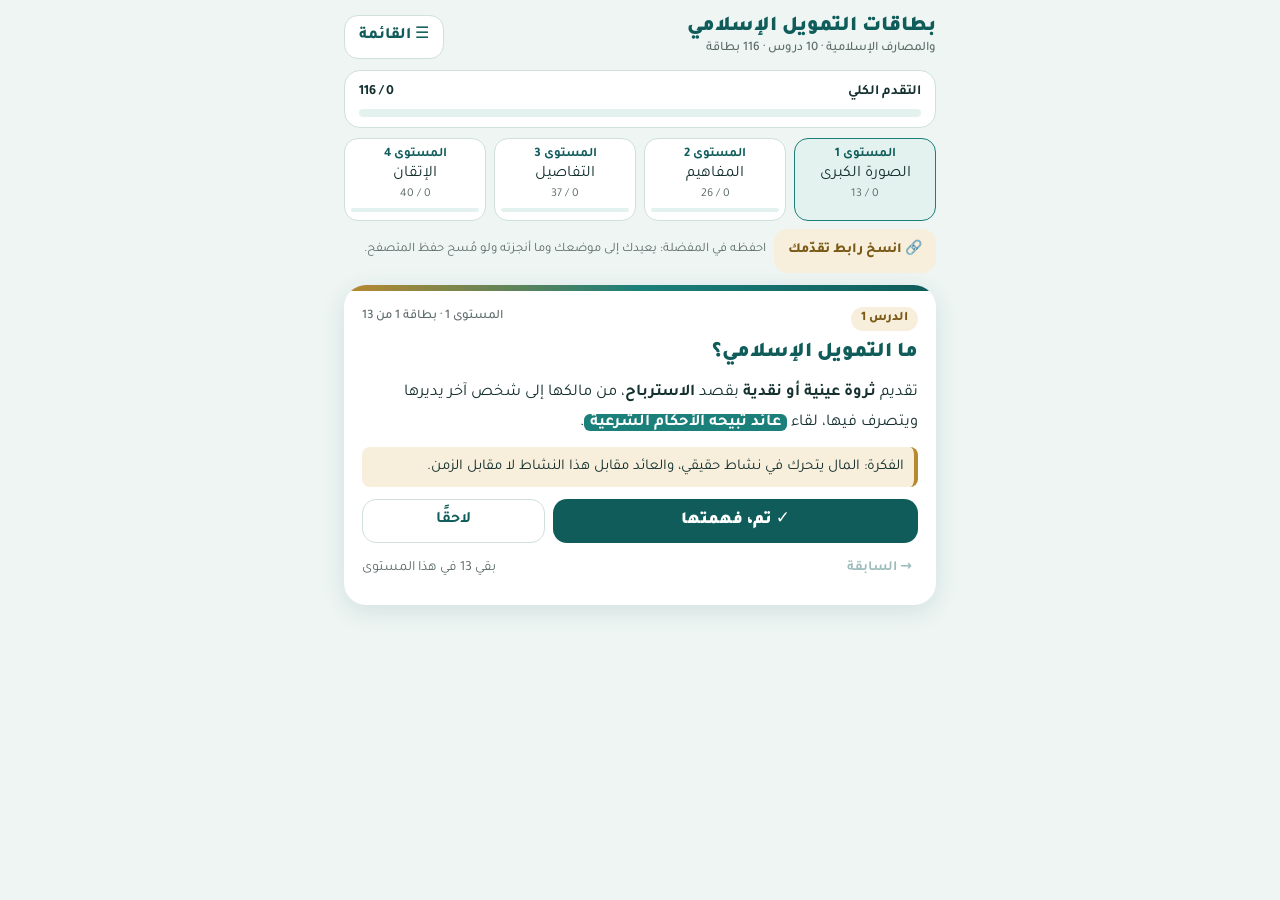
<file: sites/cards/index.html>
<!DOCTYPE html><html lang="ar" dir="rtl"><head><meta charset="utf-8"><meta name="viewport" content="width=device-width,initial-scale=1">
<title>بطاقات التمويل الإسلامي</title>

<style>
@font-face{font-family:Tajawal;src:url(../../assets/fonts/Tajawal-Regular.ttf);font-weight:400;font-display:swap}@font-face{font-family:Tajawal;src:url(../../assets/fonts/Tajawal-Medium.ttf);font-weight:500;font-display:swap}@font-face{font-family:Tajawal;src:url(../../assets/fonts/Tajawal-Bold.ttf);font-weight:700;font-display:swap}@font-face{font-family:Tajawal;src:url(../../assets/fonts/Tajawal-ExtraBold.ttf);font-weight:800;font-display:swap}@font-face{font-family:Tajawal;src:url(../../assets/fonts/Tajawal-Black.ttf);font-weight:900;font-display:swap}
/* VOICE: هادئ تعليمي، بطاقة مذاكرة واحدة في كل مرة
   IDEA: بطاقات الحفظ الورقية في علبة مرتبة بالمستويات
   PICTURE: البطاقة نفسها هي الصورة: بيضاء بشريط تدرّج علوي
   COLOUR and TYPE: أخضر مزرق teal مع ذهبي، خط تجوال
   LAYOUT: عمود واحد حتى 620px: رأس، تقدم، مستويات، بطاقة، أزرار */
:root{color-scheme:light dark;--bg:light-dark(#eef5f3,#0b1c1b);--card:light-dark(#fff,#132b2a);--ink:light-dark(#14302f,#e5f0ee);--mut:light-dark(#5d6b6a,#9fb5b2);--teal:light-dark(#0f5c5a,#5cc4bd);--teal2:#1b7f7a;--tealL:light-dark(#e3f1ef,#1b3b39);--gold:#b8892f;--goldL:light-dark(#f7efdc,#3a3020);--rose:light-dark(#9c3d3d,#e58a8a);--roseL:light-dark(#f6e6e3,#3a2222);--line:light-dark(#cfe0dd,#24423f)}
:root[data-theme=light]{color-scheme:light}:root[data-theme=dark]{color-scheme:dark}
*{box-sizing:border-box;min-width:0}
body{margin:0;background:var(--bg);color:var(--ink);font:16px/1.6 Tajawal,system-ui,sans-serif;overflow-x:clip}
.wrap{max-width:620px;margin:0 auto;padding:14px 14px 40px}
header{display:flex;align-items:center;justify-content:space-between;gap:10px;margin-bottom:10px}
header h1{font-size:21px;font-weight:900;margin:0;color:var(--teal);line-height:1.2}
header small{display:block;color:var(--mut);font-size:13px;font-weight:500}
button{font:inherit;cursor:pointer;border:0;border-radius:14px;min-height:44px}
button:focus-visible{outline:3px solid var(--gold);outline-offset:2px}
.menuBtn{background:var(--card);color:var(--teal);font-weight:800;padding:0 14px;border:1px solid var(--line)}
.total{background:var(--card);border:1px solid var(--line);border-radius:16px;padding:10px 14px;margin-bottom:10px}
.total .row{display:flex;justify-content:space-between;font-weight:700;font-size:14px}
.bar{height:8px;background:var(--tealL);border-radius:9px;overflow:hidden;margin-top:6px}
.bar i{display:block;height:100%;background:linear-gradient(to left,var(--gold),var(--teal2));border-radius:9px;transition:width .4s}
.levels{display:grid;grid-template-columns:repeat(2,minmax(0,1fr));gap:8px;margin-bottom:8px}
@media(min-width:560px){.levels{grid-template-columns:repeat(4,minmax(0,1fr))}}
.lv{background:var(--card);border:1.5px solid var(--line);color:var(--ink);padding:8px 6px;text-align:center;position:relative;line-height:1.3}
.lv b{display:block;font-size:13px;color:var(--teal)}
.lv span{display:block;font-size:12px;color:var(--mut);margin-top:2px}
.lv .mini{height:4px;background:var(--tealL);border-radius:4px;margin-top:5px;overflow:hidden}.lv .mini i{display:block;height:100%;background:var(--teal2)}
.lv.on{border-color:var(--teal2);background:var(--tealL)}
.lv .ck{position:absolute;top:-7px;left:-5px;background:var(--gold);color:#fff;border-radius:50%;width:20px;height:20px;font-size:12px;line-height:20px;font-weight:900}
.link{display:flex;gap:8px;align-items:center;margin-bottom:12px;flex-wrap:wrap}
.link button{background:var(--goldL);color:#7a5a16;font-weight:800;padding:0 14px;font-size:14px}
.link p{margin:0;font-size:13px;color:var(--mut);flex:1 1 200px}
.card{background:var(--card);border-radius:22px;box-shadow:0 6px 24px rgba(15,92,90,.12);overflow:hidden;animation:in .35s ease}
.card::before{content:"";display:block;height:6px;background:linear-gradient(to left,var(--teal),var(--teal2),var(--gold))}
@keyframes in{from{opacity:0;transform:translateY(10px)}to{opacity:1;transform:none}}
@media(prefers-reduced-motion:reduce){.card{animation:none}}
.cin{padding:16px 18px 18px}
.meta{display:flex;justify-content:space-between;gap:8px;flex-wrap:wrap;margin-bottom:8px}
.chap{background:var(--goldL);color:#7a5a16;font-weight:800;font-size:13px;border-radius:20px;padding:2px 10px}
:root[data-theme=dark] .chap,:root[data-theme=dark] .link button{color:#e6c27a}
.pos{color:var(--mut);font-size:13px;font-weight:500}
.card h2{font-size:21px;font-weight:900;margin:2px 0 10px;color:var(--teal);line-height:1.35}
.body{font-size:16.5px;line-height:1.85}
.body ul,.body ol{margin:4px 0;padding-right:20px}
.body li{margin-bottom:3px}
.body table{width:100%;border-collapse:collapse;font-size:14.5px;margin:6px 0;line-height:1.5}
.body th{background:var(--teal2);color:#fff;padding:5px 7px;text-align:right}
.body td{border-bottom:1px solid var(--line);padding:5px 7px;vertical-align:top}
.body td:first-child{font-weight:700;color:var(--teal)}
.k{background:var(--teal2);color:#fff;border-radius:6px;padding:0 6px;font-weight:700}
.v{color:var(--gold);font-weight:700}
.tip{background:var(--goldL);border-right:4px solid var(--gold);border-radius:8px;padding:6px 10px;margin-top:8px;font-size:15px}
.warn{background:var(--roseL);border-right:4px solid var(--rose);border-radius:8px;padding:6px 10px;margin-top:8px;font-size:15px}
.done-badge{color:var(--teal2);font-weight:800;font-size:13px}
.acts{display:grid;grid-template-columns:2fr 1fr;gap:8px;margin-top:12px}
#ok{background:var(--teal);color:#fff;font-weight:900;font-size:17px}
:root[data-theme=dark] #ok{background:#1b7f7a}
#later{background:var(--card);color:var(--teal);border:1.5px solid var(--line);font-weight:700}
.sub{display:flex;justify-content:space-between;align-items:center;margin-top:8px;font-size:14px;color:var(--mut)}
.sub button{background:none;color:var(--teal);font-weight:700;padding:0 6px;min-height:36px}
.toast{position:fixed;bottom:20px;left:50%;transform:translateX(-50%);background:var(--teal);color:#fff;padding:8px 18px;border-radius:20px;font-weight:800;opacity:0;transition:.3s;pointer-events:none;z-index:9}
.toast.show{opacity:1}
.fin{text-align:center;padding:26px 18px}
.fin .big{font-size:52px}
.fin h2{margin:6px 0}
.fin button{display:block;width:100%;margin-top:10px;font-weight:800}
.fin .p1{background:var(--teal);color:#fff}.fin .p2{background:var(--tealL);color:var(--teal)}
.sheet{position:fixed;inset:0;background:rgba(0,0,0,.4);display:none;z-index:8}
.sheet.open{display:block}
.sheet .pn{position:absolute;bottom:0;left:0;right:0;max-height:80vh;overflow:auto;background:var(--card);border-radius:22px 22px 0 0;padding:14px 16px 24px;max-width:620px;margin:0 auto}
.sheet h3{margin:0 0 8px;color:var(--teal)}
.it{display:flex;gap:8px;align-items:center;width:100%;text-align:right;background:none;color:var(--ink);border-bottom:1px solid var(--line);border-radius:0;padding:6px 2px;font-size:15px}
.it .st{flex:none;width:24px;height:24px;border-radius:50%;background:var(--tealL);color:var(--teal);font-size:12px;line-height:24px;text-align:center;font-weight:800}
.it.d .st{background:var(--teal2);color:#fff}
.it.cur{background:var(--goldL)}
.rst{margin-top:12px;background:var(--roseL);color:var(--rose);font-weight:800;width:100%}
.confirm{display:none;margin-top:8px;gap:8px}.confirm.open{display:flex}
.confirm button{flex:1;font-weight:800}.confirm .y{background:var(--rose);color:#fff}.confirm .n{background:var(--tealL);color:var(--teal)}
.close{float:left;background:var(--tealL);color:var(--teal);font-weight:800;padding:0 12px}
</style></head><body>
<div class="wrap">
<header><div><h1>بطاقات التمويل الإسلامي</h1><small>والمصارف الإسلامية · 10 دروس · 116 بطاقة</small></div><button class="menuBtn" id="menu">☰ القائمة</button></header>
<div class="total"><div class="row"><span>التقدم الكلي</span><span id="tot"></span></div><div class="bar"><i id="totBar"></i></div></div>
<div class="levels" id="levels"></div>
<div class="link"><button id="copy">🔗 انسخ رابط تقدّمك</button><p>احفظه في المفضلة: يعيدك إلى موضعك وما أنجزته ولو مُسح حفظ المتصفح.</p></div>
<main id="stage"></main>
</div>
<div class="sheet" id="sheet"><div class="pn"><button class="close" id="closeS">إغلاق</button><h3 id="sTitle"></h3><div id="sList"></div>
<button class="rst" id="rst">إعادة تعيين تقدّم هذا المستوى</button>
<div class="confirm" id="cf"><button class="y" id="cy">نعم، أعِد التعيين</button><button class="n" id="cn">تراجع</button></div></div></div>
<div class="toast" id="toast"></div>
<script>
{
const BASE="";
const LEVELS=[{n:1,name:"الصورة الكبرى"},{n:2,name:"المفاهيم"},{n:3,name:"التفاصيل"},{n:4,name:"الإتقان"}];
const C=[
// ===== المستوى 1 =====
[1,"الدرس 1","ما التمويل الإسلامي؟","تقديم <b>ثروة عينية أو نقدية</b> بقصد <b>الاسترباح</b>، من مالكها إلى شخص آخر يديرها ويتصرف فيها، لقاء <span class='k'>عائد تبيحه الأحكام الشرعية</span>.<div class='tip'>الفكرة: المال يتحرك في نشاط حقيقي، والعائد مقابل هذا النشاط لا مقابل الزمن.</div>"],
[1,"الدرس 1","بماذا يفترق عن التمويل الربوي؟","محل العقد في الإسلامي <span class='k'>السلعة</span>، وفي الربوي <span class='k'>النقد</span>.<br>الإسلامي <b>عقد واحد</b> يجمع التمويل والتبادل، والربوي عقدان. ولا ربح في الإسلامي على <b>تأخير السداد</b>."],
[1,"الدرس 1","ما ضوابط التمويل الإسلامي؟","خمسة ضوابط: منع الربا، ووجود أصل حقيقي، والخلو من الغرر، وتقاسم المخاطر والعوائد، وعدم تمويل المحرمات.<div class='tip'>من ينهي هذه البطاقة يعرف «بوابة» أي صيغة: هل مرّت بالضوابط الخمسة؟</div>"],
[1,"الدرس 2","ما المصرف الإسلامي؟","مؤسسة مالية مصرفية <b>تجمع الأموال وتوظفها</b> وتقدم الخدمات المصرفية، وينص قانون إنشائها صراحة على الالتزام بالشريعة و<span class='k'>عدم التعامل بالفائدة</span> أخذًا وعطاءً.<br>نشأ في العصر الحديث: من مصر 1963 إلى التحول الواسع بعد 2000."],
[1,"الدرس 2","الوساطة الاستثمارية: قلب المصرف الإسلامي","البنك التقليدي <b>وسيط مالي</b>: يقترض بفائدة ويقرض بفائدة أعلى.<br>البنك الإسلامي <b>وسيط استثماري</b>: يكون <b>بائعًا أو مؤجرًا أو شريكًا أو رب مال</b>، ويربح من النشاط نفسه."],
[1,"الدرس 3","المرابحة للآمر بالشراء","العميل يعد بشراء سلعة، فيشتريها المصرف ويقبضها، ثم يبيعها له بربح.<br>ثلاث خطوات: <b>وعد ← تملّك وقبض ← بيع</b>."],
[1,"الدرس 3","التورق","شراء سلعة بثمن مؤجل ثم بيعها نقدًا للحصول على <b>السيولة</b>.<br>الفقهي الفردي <span class='k'>جائز</span>، والمصرفي المنظم والعكسي <b>لا يجوزان</b> بقرار مجمع الفقه الدولي 179."],
[1,"الدرس 4","الإيجار التمويلي (المنتهي بالتمليك)","المصرف يشتري السلعة، ثم يؤجرها للعميل بأقساط مدة معينة، ثم تنتقل ملكيتها له <b>ببيع أو هبة</b>.<br>حكمه: <b>عقدان في عقد محرّم</b>، و<b>عقدان منفصلان جائز بشروط</b>."],
[1,"الدرسان 5 و6","السلم والاستصناع","<b>السلم:</b> ثمن حالّ الآن، وسلعة موصوفة تُسلَّم لاحقًا.<br><b>الاستصناع:</b> طلب صنع شيء بمواصفات (كبناء منزل)، والثمن مؤجل غالبًا.<br>ولكلٍّ منهما صورة <b>موازية</b> يتوسط فيها البنك بعقدين."],
[1,"الدرس 7","البطاقات الائتمانية","أداة دفع وسحب تمكّن حاملها من <b>الشراء بأجل على ذمة مصدرها</b>.<br>لها ثلاثة أنواع وخمسة أطراف، وأحكامها في <span class='k'>المعيار الشرعي 61</span>."],
// ===== المستوى 2 =====
[2,"الدرس 1","تعريف التمويل (عامًا)","تحديد احتياجات الأفراد والمنظمات والشركات من الموارد النقدية، وتحديد سبل جمعها واستخدامها، مع الأخذ في الحسبان المخاطر المرتبطة بمشاريعهم.<div class='tip'>ثلاث كلمات: <b>الاحتياج · المصدر · المخاطر</b></div>"],
[2,"الدرس 1","التمويل في الاقتصاد الإسلامي: نشاطان","<table><tr><th>النشاط الربحي (المعاملات)</th><th>غير الربحي (التبرعات)</th></tr><tr><td>تحريم أكل أموال الناس بالباطل</td><td>القرض والوقف</td></tr><tr><td>الغرم بالغنم</td><td>الصدقة والزكاة</td></tr></table>سؤال الدرس: ما العلاقة بين <b>الربا والصدقة</b>؟"],
[2,"الدرس 1","العقود المسماة في النشاط الربحي (7)","<ol><li>البيع الآجل</li><li>السلم</li><li>الاستصناع</li><li>المشاركة</li><li>المضاربة</li><li>المساقاة والمزارعة</li><li>الإجارة</li></ol>"],
[2,"الدرس 1","خصائص التمويل الإسلامي (7)","<ol><li>المال وسيلة، فلا يحقق الربح من ذاته</li><li>ارتباط التمويل بالسوق الحقيقية</li><li>التملك أساس الربح</li><li>اعتماد السوق آلية لتحديد العائد</li><li>العدالة التعاقدية ومنع الاحتكار</li><li>الالتزام الأخلاقي</li><li>العدالة في توزيع الربح والخسارة</li></ol>"],
[2,"الدرس 1","الضوابط الخمسة بمعانيها","<table><tr><td>منع الربا</td><td>لا أخذ ولا دفع للفوائد</td></tr><tr><td>أصل حقيقي</td><td>سلعة أو خدمة حقيقية</td></tr><tr><td>الخلو من الغرر</td><td>وضوح تام في الشروط والأطراف</td></tr><tr><td>تقاسم المخاطر</td><td>لا ضمان للعائد دون مشاركة في المخاطر</td></tr><tr><td>لا محرمات</td><td>كالخمور والقمار</td></tr></table>"],
[2,"الدرس 2","تعريف البنك التقليدي","منشأة مصرّح لها حكوميًا، غرضها الرئيس <b>تجميع المدخرات</b> و<b>منح القروض</b>، إضافة إلى أعمال أخرى مرتبطة بهذه الأغراض.<div class='tip'>اسم وظيفته: <b>الوساطة المالية</b>.</div>"],
[2,"الدرس 2","التعريف الأنسب للبنك الإسلامي","«مؤسسات مالية مصرفية لتجميع الأموال وتوظيفها، وتقديم الخدمات المصرفية، وينص قانون إنشائها ونظامها الأساسي صراحةً على الالتزام بمبادئ الشريعة، وعلى عدم التعامل بالفائدة أخذًا وعطاءً».<br>وهو أنسب للبنوك المعاصرة من التعريفات السابقة."],
[2,"الدرس 2","خصائص النظام المصرفي الإسلامي (4)","<ol><li>الوساطة الاستثمارية</li><li>الغرم بالغنم وعلاقتها بالمخاطرة</li><li>خصائص العائد</li><li>الإرادة العقدية</li></ol>"],
[2,"الدرس 2","خصائص العائد (الربح) في المصارف الإسلامية","<ul><li>لا ربح بدون <b>عمل</b></li><li>ليس <b>محددًا</b>، بل <b>معلوم بحصة شائعة</b></li><li>يكون بعد <b>سلامة رأس المال</b></li><li>حدّه بتقدير المصرف، وقد تحدده الدولة للمصلحة أو الضرورة</li></ul>"],
[2,"الدرس 3","خطوات المرابحة وخطوات التورق المصرفي","<b>المرابحة:</b> الوعد بالشراء ← تملّك المصرف للسلعة وقبضها ← بيعها للعميل.<br><b>التورق المصرفي:</b> الخطوات نفسها + <span class='k'>بيع العميل للسلعة أو توكيل المصرف في بيعها</span>."],
[2,"الدرس 3","أنواع التورق في قرار 179","<table><tr><td>الفقهي</td><td>شراء سلعة بمؤجل وبيعها نقدًا بأقل غالبًا لغير من اشتُريت منه: <b>جائز</b> بشروط البيع</td></tr><tr><td>المنظم</td><td>يتولى البائع (الممول) ترتيب بيعها بنفسه أو بوكيل أو بتواطؤ: <b>لا يجوز</b></td></tr><tr><td>العكسي</td><td>المنظم نفسه، والمستورق هو المؤسسة: <b>لا يجوز</b></td></tr></table>"],
[2,"الدرس 4","الإيجار التمويلي: مفهومه ومراحله","<b>المفهوم:</b> شراء المصرف لسلعة ثم تأجيرها للعميل مقابل أقساط مدة معينة، تنتقل بعدها ملكيتها له ببيع أو هبة.<br><b>المراحل:</b> رغبة العميل والوعد بالاستئجار ← شراء البنك للسلعة وقبضها ← تأجيرها ← انتقال الملكية."],
[2,"الدرس 4","الفرق بين البيع والإجارة","<table><tr><th></th><th>الإيجار</th><th>البيع</th></tr><tr><td>اللزوم</td><td>لازم</td><td>لازم</td></tr><tr><td>التملك</td><td>المنفعة دون العين</td><td>العين مع المنفعة</td></tr><tr><td>الضمان</td><td>على المؤجر</td><td>على المشتري</td></tr><tr><td>الفسخ</td><td>بتلف العين، والتعدي والتفريط، والعيب والغبن والتدليس</td><td>بالعيب والغبن والتدليس فقط</td></tr></table>"],
[2,"الدرس 5","تعريف السلم وحكمته","<b>التعريف:</b> عقد على موصوف في الذمة، مؤجَّل، بثمن مقبوض في مجلس العقد.<br><b>مثاله:</b> 100 كيلو تمر بمواصفات محددة تُسلَّم بعد شهر، مقابل ألف ريال حالّة.<br><b>حكمته:</b> التمويل للبائع، والاسترخاص للمشتري."],
[2,"الدرس 6","الفرق بين السلم والاستصناع","<table><tr><th></th><th>السلم</th><th>الاستصناع</th></tr><tr><td>العقد</td><td>بيع موصوف في الذمة</td><td>بيع + إجارة</td></tr><tr><td>خيار الشرط والعربون</td><td>يمتنع</td><td>يجوز</td></tr><tr><td>تأجيل رأس المال</td><td>يمتنع</td><td>يجوز</td></tr><tr><td>الشرط الجزائي</td><td>يمتنع</td><td>يجوز</td></tr></table>"],
[2,"الدرس 7","تعريف بطاقة الائتمان","أداة دفع وسحب، يصدرها مصرف تجاري أو مؤسسة مالية، تمكّن حاملها من <b>الشراء بأجل على ذمة مصدرها</b>، وتمكّنه من الحصول على <b>خدمات خاصة</b>."],
[2,"الدرس 7","أنواع البطاقات وأطرافها","<b>الأنواع:</b> بطاقة الحسم الفوري (المغطاة) · الائتمان غير المتجدد · الائتمان المتجدد.<br><b>الأطراف:</b> مصدر البطاقة · حاملها (العميل) · الشركة الراعية · قابل البطاقة (التاجر) · بنك قابل البطاقة (بنك التاجر)."],
[2,"الدرس 2","الريبو والريبو العكسي والسايبور","<b>الريبو (Repo = Repurchase):</b> «إعادة الشراء»، سعر إقراض البنك المركزي للبنوك التجارية.<br><b>الريبو العكسي:</b> سعر ما تودعه البنوك لدى المركزي.<br><b>السايبور:</b> سعر الفائدة بين البنوك."],
[2,"الدرس 5","لا تخلط: المسلِم والمسلَم إليه","<b>المسلِم</b> (بكسر اللام): المشتري الذي يدفع الثمن حالًّا.<br><b>المسلَم إليه</b> (بفتح اللام): البائع الذي يسلّم السلعة لاحقًا.<br><b>المسلَم فيه:</b> السلعة.<div class='tip'>المسلِم «أسلَمَ» المال، والمال أُسلِم إليه.</div>"],
[2,"الدرس 6","لا تخلط: المستصنِع والصانع","<b>المستصنِع:</b> طالب الصنعة، أي المشتري (العميل).<br><b>الصانع:</b> المنفّذ، أي البائع (المقاول).<br>في الاستصناع الموازي يكون البنك <b>صانعًا</b> مع العميل و<b>مستصنِعًا</b> مع المقاول."],
// ===== المستوى 3 =====
[3,"الدرس 1","البيع والربا: منفعة التبادل","الربا يقع في <b>المتماثلات</b>، فلولا الأجل لم تتحقق الفائدة.<br>أما البيع فيحقق <b>منفعة التبادل</b> ولو لم يكن فيه أجل."],
[3,"الدرس 1","البيع والربا: انتفاع الأطراف والحافز التنموي","<b>انتفاع الأطراف:</b> دخول جميع أفراد المجتمع في السوق بالبيع والشراء لا يضر الاقتصاد بل العكس، والربا يدمّره.<br><b>الحافز التنموي:</b> الربا يؤدي إلى انقطاع المنافع وتعطّل الصناعات، والبيع يحفزها."],
[3,"الدرس 1","الإسلامي والربوي: الجدول الكامل","<table><tr><th></th><th>الإسلامي</th><th>الربوي</th></tr><tr><td>محل العقد</td><td>السلعة</td><td>النقد</td></tr><tr><td>آلية التعاقد</td><td>عقد واحد يجمع التمويل والتبادل</td><td>عقدان: تمويل ثم تبادل</td></tr><tr><td>بعد القرض</td><td>لا ربح في تأخير السداد</td><td>ربح في تأخير السداد</td></tr><tr><td>التكلفة</td><td>ربح ثابت</td><td>فائدة تأخيرية وتكاليف خدمة الدين</td></tr></table>"],
[3,"الدرس 1","مثال القرية المنكوبة","5 أصدقاء يقترض كل منهم 100 دينار، فالمجموع <b>500</b>.<br>الفائدة السنوية 8%، فعلى كل شخص 108، والمطلوب <b>540</b>.<br>المتاح 500، فالعجز <b>40</b>، فيُقترض لسداده بفائدة جديدة فيتراكم الدين.<div class='warn'>تزيد الديون بينما تبقى النقود المتاحة محدودة.</div>"],
[3,"الدرس 2","تعريفات أخرى للبنك الإسلامي","<ul><li>مؤسسة مصرفية لتجميع الأموال وتوظيفها في نطاق الشريعة، بما يخدم <b>مجتمع التكافل</b> ويحقق <b>عدالة التوزيع</b>.</li><li>مؤسسة نقدية مالية تجلب الموارد النقدية وتوظفها شرعًا لتحقيق <b>التنمية الاقتصادية والتقدم الاجتماعي</b>.</li><li>مؤسسة مالية استثمارية ذات <b>رسالة تنموية وإنسانية واجتماعية</b>.</li></ul>"],
[3,"الدرس 2","النشأة (1): من أوروبا إلى مصر","<ul><li><b>أواخر ق16م:</b> البنوك التجارية في أوروبا</li><li><b>منتصف ق19م:</b> البنوك التقليدية في العالم الإسلامي مع المد الاستعماري</li><li><b>1963م:</b> بنوك الادخار المحلية بمصر (د. أحمد النجار)</li><li><b>1971م:</b> بنك ناصر الاجتماعي</li></ul>"],
[3,"الدرس 2","النشأة (2): أول البنوك الإسلامية","<ul><li><b>1975م:</b> بنك دبي الإسلامي، أول بنك إسلامي خاص، أسسه سعيد أحمد لوتاه</li><li><b>1977م:</b> بنك فيصل الإسلامي في السودان ومصر، وبيت التمويل الكويتي، ومصرف الراجحي في السعودية</li></ul><div class='tip'>63 مصر · 75 دبي · 77 فيصل</div>"],
[3,"الدرس 2","النشأة (3): المجموعات والتوسع","<ul><li><b>أواخر السبعينات:</b> دار المال الإسلامي (محمد الفيصل)، ومجموعة البركة (صالح كامل)</li><li><b>مطلع الثمانينات:</b> الدول الإسلامية الآسيوية، والامتداد إلى أوروبا</li><li><b>التسعينات:</b> زيادة العدد ورؤوس الأموال، والندوات والمؤتمرات، والقوانين المنظمة</li></ul>"],
[3,"الدرس 2","النشأة (4): تحوّل البنوك التقليدية","تحولت بنوك تقليدية إلى المصرفية الإسلامية:<ul><li>بنك الشارقة <b>2002</b></li><li>بنك الجزيرة <b>2007</b></li><li>البنك الأهلي <b>2008</b></li></ul>"],
[3,"الدرس 2","الوساطة في البنكين بالتفصيل","<table><tr><th></th><th>التقليدي</th><th>الإسلامي</th></tr><tr><td>أصحاب الودائع</td><td>يقترض منهم بفائدة 2%</td><td>الجاري: قرض بلا فائدة<br>الاستثماري: مشاركة بربح</td></tr><tr><td>مستخدمو الأموال</td><td>يقرضهم بفائدة 3%</td><td>بائع/مؤجر/شريك/رب مال، والعميل مشترٍ/مستأجر/شريك/مضارب</td></tr></table>"],
[3,"الدرس 2","مثال: حساب العوائد (مضاربة)","إيداع <b>50,000</b> من 17/9/2023 إلى 16/12/2023 (<b>3 أشهر</b>)، بمعدل ربح متوقع <b>5.1%</b>، غير قابل للتجديد ← ربح متوقع <b>637.5</b>.<br>فترات الاستثمار: شهر، 3 أشهر، 6 أشهر، إلى 12 شهرًا."],
[3,"الدرس 2","مثال: بنك البلاد (مدة أطول = عائد أعلى)","الحد الأدنى 100,000:<table><tr><th>المدة</th><th>معدل الربح</th><th>العائد المتوقع</th></tr><tr><td>شهر</td><td>5.27%</td><td>439.6</td></tr><tr><td>3 أشهر</td><td>5.65%</td><td>1,414.2</td></tr><tr><td>6 أشهر</td><td>5.77%</td><td>2,886.2</td></tr><tr><td>12 شهرًا</td><td>5.88%</td><td>5,879.1</td></tr></table>"],
[3,"الدرس 2","قرار البنك المركزي السعودي (26 يوليو 2023)","<ul><li>رفع <b>الريبو</b> 25 نقطة أساس إلى <b>6.00%</b></li><li>رفع <b>الريبو العكسي</b> 25 نقطة أساس إلى <b>5.50%</b></li><li>الهدف: <b>المحافظة على الاستقرار النقدي</b></li></ul>"],
[3,"الدرس 2","من الريبو إلى المستهلك","ريبو المركزي <b>6%</b> ← سايبور بين البنوك <b>5.9%</b> ← على المستهلك: سايبور + 3 = <b>8.9%</b>."],
[3,"الدرس 2","التكليفات المشتركة","المقارنة بين قرارات الهيئات الشرعية (الراجحي، البلاد، الجزيرة، الإنماء، الأهلي) وقرارات هيئات الاجتهاد الجماعي (مجمع الفقه الدولي، المجمع الفقهي بالرابطة، المعايير الشرعية) في:<br>المرابحة والتورق · الإجارة والسلم والاستصناع · البطاقات · الحسابات والصناديق · الصكوك."],
[3,"الدرس 3","التورق الفردي والمنظم (1)","<table><tr><th></th><th>الفردي</th><th>المنظم</th></tr><tr><td>طبيعته</td><td>بسيط على بضاعة حقيقية</td><td>مركّب منظم، سلع محددة في أسواق دولية</td></tr><tr><td>البائع</td><td>المستورق نفسه</td><td>البنك بتوكيل من العميل</td></tr><tr><td>قبض الثمن</td><td>المستورق من المشتري</td><td>البنك ثم يعطيه للعميل</td></tr></table>"],
[3,"الدرس 3","التورق الفردي والمنظم (2)","<table><tr><th></th><th>الفردي</th><th>المنظم</th></tr><tr><td>علاقة البائع</td><td>لا علاقة له بهدف المشتري</td><td>تفاهم بين الطرفين</td></tr><tr><td>الاتفاق المسبق</td><td>لا يوجد</td><td>لا بد منه</td></tr><tr><td>الأطراف</td><td>ثلاثة</td><td>رابع هو البنك</td></tr></table>"],
[3,"الدرس 3","قرار 179 (19/5): البيانات وعلة المنع","مجمع الفقه الإسلامي الدولي، الدورة 19، الشارقة، 1–5 جمادى الأولى 1430هـ (26–30 أبريل 2009م).<div class='warn'><b>العلة:</b> في المنظم والعكسي تواطؤ بين الممول والمستورق صراحة أو ضمنًا أو عرفًا، تحايلًا لتحصيل نقد حاضر بأكثر منه في الذمة، وهو ربا.</div>"],
[3,"الدرس 3","قرار 179: التوصيات","<ol><li>التأكيد على المصارف باستخدام الصيغ المشروعة وتجنب المحرمة والمشبوهة، بما يحقق مقاصد الشريعة ويجلّي فضيلة الاقتصاد الإسلامي.</li><li>تشجيع <b>القرض الحسن</b> لتجنيب المحتاجين اللجوء للتورق، وإنشاء صناديق له.</li></ol>"],
[3,"الدرس 3","تساؤلات المرابحة (المعايير الشرعية)","<ul><li>المواعدة الملزمة للطرفين</li><li>شراء سلعة دفع العميل عربونًا لمالكها</li><li>العربون وهامش الجدية وحكمه عند النكول</li><li>توكيل الآمر بالشراء</li><li>التأمين والشحن قبل العقد</li><li>حلول الأقساط · غرامة التأخير · الحطيطة عند السداد المبكر</li></ul>"],
[3,"الدرس 3","تساؤلات التورق","<ul><li>شراء سلعة غير مقصودة لذاتها بغرض التورق</li><li>التورق في الأسواق المنظمة كالمعادن وزيت النخيل</li><li>بيع السلعة إلى بائعها الأول أو رجوعها له</li><li>توكيل العميل المصرف في بيع السلعة</li></ul>"],
[3,"الدرس 4","مثال موسى بالأرقام","موسى راتبه قليل ويريد سيارة:<ol><li>البنك يشتريها بـ<b>100 ألف</b> نقدًا ويتملكها</li><li>يؤجرها لموسى 5 سنوات بـ<b>110 آلاف</b> أقساطًا</li><li>تنتقل الملكية بـ<b>20 ألفًا</b> (بيع بدفعة أخيرة) أو هبة</li></ol>"],
[3,"الدرس 4","فتوى هيئة كبار العلماء بالتحريم","حين نشأ العقد إيجارًا وبيعًا في عقد واحد، حُرّم لأسباب:<ol><li>عقدان على عين واحدة غير مستقر على أحدهما، مختلفان متنافيان في الحكم</li><li>الأجرة تقدَّر بأكثر من المعتاد لاعتبار التملك</li><li>يؤدي إلى التساهل في الديون</li></ol>"],
[3,"الدرس 4","قرار مجمع الفقه: شروط الجواز","إذا كان العقدان <b>منفصلين</b> جاز بشروط:<ol><li>أجرة فعلية لا ساترة للبيع</li><li>ضمان العين المؤجرة على المالك لا المستأجر</li><li>تطبيق أحكام الإجارة طوال المدة</li><li>الصيانة الأساسية على المؤجر، والتشغيلية على المستأجر</li></ol><div class='tip'>أجرة · ضمان · أحكام · صيانة</div>"],
[3,"الدرس 4","تساؤلات الإيجار التمويلي (1)","<ul><li>طلب العميل شراء سلعة ووعده باستئجارها</li><li>مبلغ تحجزه المؤسسة ضمانًا للجدية</li><li>حساب الضرر الفعلي في الإجارة التمويلية والتشغيلية</li><li>شراء عين من شخص ثم إجارتها عليه</li><li>تأجير الموصوف في الذمة</li><li>تحميل المستأجر الصيانة الأساسية</li><li>من يتحمل التأمين؟ وتضمينه في الأجرة</li></ul>"],
[3,"الدرس 4","تساؤلات الإيجار التمويلي (2)","<ul><li>الأجرة المتغيرة وربطها بمؤشر</li><li>اشتراط حلول جميع الأقساط، وانتفاع المستأجر بعدها</li><li>زيادة الأجرة عند التأخر</li><li>بيع العين المؤجرة لغير المستأجر</li><li>تحديد طريقة التملك وإلزامه</li><li>التملك بهبة مشروطة بسداد الأقساط</li><li>تلف العين: هل يستحق العميل الزائد عن أجرة المثل؟</li></ul>"],
[3,"الدرس 5","السلم الموازي بالأرقام","<b>العقد 1 (أجل 25/6):</b> البنك (مسلِم) يدفع للمزارع 50 ألفًا حالّة مقابل 10 أطنان برتقال.<br><b>العقد 2 (أجل 1/7):</b> التاجر (مسلِم) يدفع للبنك 60 ألفًا حالّة مقابل 10 أطنان برتقال.<div class='tip'>البنك مشترٍ ثم بائع، وفرقه 10 آلاف.</div>"],
[3,"الدرس 6","الاستصناع الموازي بالأرقام","<b>العقد 1 (أجل 25/7):</b> العميل (مستصنِع) يدفع للبنك (صانع) 500 ألف مؤجلة غالبًا لبناء منزل بمواصفات.<br><b>العقد 2 (أجل 25/6):</b> البنك (مستصنِع) يدفع للمقاول (صانع) 450 ألفًا.<div class='tip'>أجل المقاول قبل أجل العميل.</div>"],
[3,"الدرسان 5 و6","أبرز تساؤلات السلم والاستصناع","<b>السلم:</b> تأخير رأس المال · كونه دينًا · السلم في المعيّن · شروط المسلَم فيه · بيعه قبل قبضه · الشرط الجزائي · حكم الموازي · المتاجر الإلكترونية.<br><b>الاستصناع:</b> اللزوم · العقد قبل التملك · البراءة من العيوب · توكيل الغير · العربون · الظروف الطارئة · اختلاف الصفات · الشرط الجزائي."],
[3,"الدرس 7","تساؤلات المعيار 61 للبطاقات","<ul><li>تكييف علاقة المصدر بالحامل (عند الإصدار والاستخدام)</li><li>علاقة التاجر ببنك التاجر</li><li>رسوم الإصدار والتجديد والسحب والتقسيط</li><li>تكييف عمولة التاجر</li><li>شراء الذهب والفضة بالبطاقة</li><li>الهدايا والمزايا · سداد الرسوم بتورق</li></ul>"],
// ===== المستوى 4: الإتقان (أجوبة تساؤلات المذكرة من معايير أيوفي) =====
[4,"الدرس 3 · م8","المواعدة الملزمة في وثيقة الوعد","<span class='k'>لا تجوز</span> المواعدة الملزمة للطرفين في وثيقة الوعد. والوعد نفسه ليس من لوازم المرابحة.<br>وتجوز المواعدة إذا كان فيها <b>خيار للطرفين أو لأحدهما</b> (2/3).<div class='tip'>المواعدة الملزمة للطرفين تشبه العقد، فتكون بيعًا لما لا يملكه المصرف.</div>"],
[4,"الدرس 3 · م8","العميل دفع عربونًا للبائع الأول","يجب إلغاء الارتباط العقدي السابق بين العميل والبائع الأصلي <b>بإقالة حقيقية لا صورية</b>.<br><span class='k'>لا يجوز</span> تحويل العقد المبرم بينهما إلى المؤسسة (2/2/2).<br>وتتأكد المؤسسة أن البائع طرف ثالث غير العميل أو وكيله، وإلا صارت العملية <b>عينة</b> (2/2/3)."],
[4,"الدرس 3 · م8","هامش الجدية والعربون في مرحلة الوعد","<b>هامش الجدية:</b> يجوز عند الإلزام بالوعد، وليس عربونًا. عند النكول يُقتطع منه <span class='k'>الضرر الفعلي فقط</span>: الفرق بين التكلفة وثمن بيعها لغير الآمر. ويُرد أو يُحسم من الثمن إذا نُفّذ العقد (2/5، 4/2).<br><b>العربون:</b> يجوز عند عقد المرابحة، <b>لا في مرحلة الوعد</b>.<div class='warn'>لا يجوز حجز هامش الجدية كله عند النكول.</div>"],
[4,"الدرس 3 · م8","توكيل الآمر بالشراء في الشراء","الأصل أن تشتري المؤسسة <b>بنفسها</b>، ويجوز توكيل غير الآمر. ولا تلجأ لتوكيل العميل إلا عند <span class='k'>الحاجة الملحة</span>، و<b>لا يتولى الوكيل البيع لنفسه</b> (3/1/3).<br><b>ضوابطه (3/1/4):</b> دفع الثمن للبائع مباشرة كلما أمكن، ووثائق تثبت البيع، و«الفصل بين الضمانين» بمدة بين تنفيذ الوكالة وإبرام المرابحة، بإشعارين من العميل والمؤسسة."],
[4,"الدرس 3 · م8","التأمين والشحن قبل عقد المرابحة","تتحملها <span class='k'>المؤسسة</span>؛ لأن مخاطر السلعة على مالكها، ولا يُحمَّل العميل ضمان هلاكها أثناء الشحن أو التخزين (2/5/2). والتأمين قبل البيع على حسابها والتعويض لها وحدها، والأفضل أن يكون تكافليًا (3/2/6).<br>ولها إدخال هذه المصروفات في التكلفة <b>بشرط الإفصاح</b>، ولا تضيف إلا المصروفات المباشرة المدفوعة للغير (4/3، 4/4)."],
[4,"الدرس 3 · م8","التملك والقبض والانعقاد","«يحرم على المؤسسة أن تبيع سلعة بالمرابحة قبل تملكها لها» (3/1/1).<br><b>القبض</b> واجب قبل البيع، حقيقيًا أو حكميًا بالتخلية، وتسلّم مستندات الشحن قبض حكمي (3/2).<br><span class='k'>لا انعقاد تلقائي</span>: لا يُعد العقد مبرمًا بمجرد تملك المؤسسة، ولا يُلزم العميل بالتسلم إن امتنع (4/1)، وللمؤسسة التعويض عن الضرر الفعلي فقط."],
[4,"الدرس 3 · م8","حلول الأقساط وغرامة التأخير","<b>حلول جميع الأقساط:</b> يجوز اشتراطه عند امتناع العميل أو تأخره عن قسط <b>دون عذر معتبر</b>، بعد إشعاره (5/1).<br><b>غرامة التأخير:</b> <span class='k'>لا زيادة لصالح المؤسسة</span>. ويجوز النص على التزام المماطل <b>بالتصدق</b> بمبلغ أو نسبة تُصرف في وجوه الخير بمعرفة الهيئة الشرعية (5/5)، ولا يستحق الدائن إلا أصل الدين (5/6–5/8)."],
[4,"الدرس 3 · م8","الحطيطة عند السداد المبكر","تجوز أن تتنازل المؤسسة عن جزء من الثمن عند تعجيل السداد، <span class='k'>إذا لم يكن ذلك مشروطًا في العقد</span> (5/9).<br>والثمن والربح يُحددان عند العقد، ولا يُربطان بمؤشرات مجهولة أو مستقبلية، ولا يُزاد الثمن لزيادة الأجل (4/6–4/8).<div class='tip'>«ضع وتعجّل» جائز تبرعًا، ممنوع شرطًا.</div>"],
[4,"الدرس 3 · م30","سلعة غير مقصودة لذاتها بغرض التورق","المقصود في التورق <b>النقد أصلًا</b>، فلا يضر أن السلعة غير مقصودة. الشرط أن تكون <span class='k'>حقيقية متعيّنة مملوكة مقبوضة</span> (4/1–4/4)، وأن يكون التورق <b>للحاجة</b> (5).<br>وفي الشراء الآجل تُطبق شروط المرابحة (معيار 8)، ولا يكون الوعد الملزم إلا من طرف واحد."],
[4,"الدرس 3 · م30","التورق في المعادن وزيت النخيل","<span class='k'>يجوز بالضوابط</span>: تتعيّن السلعة وتتميز عن موجودات البائع بالحيازة أو بالمستندات كشهادات التخزين (4/2)، ويقبضها العميل حقيقة أو حكمًا بالتمكين التام (4/4).<div class='warn'>لا تكون السلعة ذهبًا أو فضة أو عملات (4/1). وإن لم تكن حاضرة يُعطى العميل وصفها أو نموذجها وكميتها ومكانها (4/3)، والأولى السلع المحلية.</div>"],
[4,"الدرس 3 · م30","بيع السلعة لبائعها الأول","<span class='k'>لا يجوز</span> أن تُباع لبائعها الأول أو تعود إليه <b>بشرط أو تواطؤ أو عرف</b>؛ لأنه <b>عينة</b> (4/5).<br>ولا يُربط الشراء الآجل بالبيع الحال بالمستندات أو العرف أو الإجراءات ربطًا يسلب العميل حقه في القبض (4/6).<div class='tip'>الفرق: في التورق تُباع السلعة لغير من اشتُريت منه، وفي العينة تعود لبائعها.</div>"],
[4,"الدرس 3 · م30","توكيل العميل المصرف في البيع","<span class='k'>لا يجوز</span> أن توكل المؤسسة نفسها ببيع السلعة التي باعتها للعميل، ولا تنوب عنه (4/7)، ولا توكل غيرها ببيعها للعميل نيابة عنها (4/8).<br><b>الاستثناء:</b> إذا كان النظام لا يسمح بالبيع إلا عن طريقها، فيجوز <b>بعد قبض العميل</b>.<br>والأصل أن يبيع العميل بنفسه أو بوكيل غير المؤسسة، وتزوده بالمعلومات (4/9)."],
[4,"الدرس 3 · م30","مكانة التورق في المصرف","التورق <span class='k'>ليس أداة استثمار أو تمويل</span>، وإنما أجيز للحاجة بشروطها (5).<br>لا تستعمله المؤسسة بديلًا لجلب السيولة بالمضاربة والوكالة بالاستثمار والصكوك والصناديق، وتقلّل من استعماله.<br>ولا تجري التورق لبنك تقليدي إذا علمت أن النقد سيُقرض بفائدة (3/2).<div class='tip'>وافقه قرار المجمع 179 في التوصية بالقرض الحسن بديلًا.</div>"],
[4,"الدرس 4 · م9","الوعد بالاستئجار وهامش الجدية","<b>الوعد:</b> يجوز أن يطلب العميل من المؤسسة شراء أصل يرغب في استئجاره مع وعده بذلك (2/1).<br><b>هامش الجدية:</b> يجوز، و<span class='k'>لا يُخصم منه إلا الضرر الفعلي</span>. ويكون أمانة حفظ أو استثمارًا بالمضاربة، ويجوز احتسابه من الأقساط (2/3).<br>ولا تنعقد الإجارة قبل تملك المؤسسة العين أو منفعتها (3/1، 3/2)."],
[4,"الدرس 4 · م9","الضرر الفعلي: كيف يُحسب؟","الضرر الفعلي هو <b>الخسارة الحقيقية</b> التي لحقت المؤسسة بنكول الواعد، لا ربح فائت ولا مبلغ مقطوع.<br>مثاله في المرابحة (2/5): <span class='k'>التكلفة − ثمن بيع السلعة لغير الآمر</span>.<br>وفي الإجارة يُخصم من هامش الجدية الضرر الفعلي وحده، والأولى في العربون رد ما زاد عليه (4/1)."],
[4,"الدرس 4 · م9","شراء العين من العميل ثم تأجيرها له","<span class='k'>يجوز</span>، بشرط ألا تُشترط الإجارة في عقد البيع نفسه (3/3).<br>وإن انتهى بالتمليك للعميل نفسه، فلا بد أن <b>تمضي مدة تتغير فيها العين أو قيمتها</b> بين الإجارة والبيع؛ تجنبًا للعينة (8/5).<div class='warn'>بدون هذه المدة تعود العين لصاحبها بأكثر مما أخذ: عينة.</div>"],
[4,"الدرس 4 · م9","تأجير الموصوف في الذمة","<span class='k'>يجوز</span> بوصف منضبط، ويُسلَّم عند بدء مدة الإجارة (3/6).<br>والإجارة <b>لازمة</b> لا يفسخها أحدهما منفردًا إلا لعذر طارئ، وتُحدد مدتها. ويجوز العربون فيها ويكون جزءًا من الأجرة (4/1)."],
[4,"الدرس 4 · م9","الصيانة والتأمين","<b>الصيانة الأساسية</b> (التي يتوقف عليها بقاء المنفعة): <span class='k'>على المؤجر</span>، ولا يجوز اشتراطها على المستأجر، ويجوز توكيله بها على حساب المؤجر.<br><b>التشغيلية والدورية:</b> على المستأجر (5/1).<br><b>التأمين:</b> على المؤجر لأن العين في ضمانه، ويجوز إدخاله في الأجرة <b>عند العقد</b> لا تحميله بعده (5/1)."],
[4,"الدرس 4 · م9","الأجرة المتغيرة وربطها بمؤشر","<span class='k'>تجوز</span>: تُحدد أجرة <b>الفترة الأولى</b> بمبلغ معلوم، ثم يُعتمد <b>مؤشر منضبط</b> له <b>حد أعلى وحد أدنى</b> (5/2).<div class='tip'>الفرق عن المرابحة: ثمن المرابحة لا يُربط بمؤشر مستقبلي، والأجرة تجوز متغيرة لأنها تتجدد بتجدد المنفعة.</div>"],
[4,"الدرس 4 · م9","حلول الأقساط وزيادة الأجرة عند التأخر","<b>حلول باقي الأقساط:</b> يجوز اشتراطه عند التأخر دون عذر معتبر بعد الإشعار (5/3).<br><b>زيادة الأجرة للتأخر:</b> <span class='k'>لا تجوز</span>، ويجوز اشتراط التصدق تحت إشراف الهيئة الشرعية (5/3).<div class='tip'>نفس حكم المرابحة: الحلول جائز، والزيادة للمؤسسة ممنوعة.</div>"],
[4,"الدرس 4 · م9","بيع العين المؤجرة لغير المستأجر","<span class='k'>يجوز</span>، وتنتقل إلى المشتري <b>محمّلة بعقد الإجارة</b>، وللمشتري الفسخ إن لم يعلم بالإجارة (6/1).<br>وإذا <b>هلكت العين كليًا</b> انفسخ العقد، ولا يجوز اشتراط أداء بقية الأقساط. والعين أمانة عند المستأجر لا يضمنها إلا بالتعدي أو التقصير (6/1)."],
[4,"الدرس 4 · م9","طريقة التملك: تحديدها وإلزامها","طرق التمليك: وعد بالبيع بثمن رمزي أو حقيقي أو بسعر السوق، أو وعد بالهبة، أو <b>هبة معلقة</b> على سداد الأقساط (8/1).<br>تُحدد في <span class='k'>وثيقة مستقلة</span> عن عقد الإجارة. والوعد <b>ملزم لمن صدر منه وحده</b>، ولا تنتقل الملكية تلقائيًا بل بعقد تمليك عند التنفيذ (8/2، 8/3).<div class='warn'>لا يجوز إبرام عقد بيع مضاف إلى المستقبل مع عقد الإجارة (8/7).</div>"],
[4,"الدرس 4 · م9","الهبة المعلقة وتلف العين","<b>الهبة المشروطة بسداد الأقساط:</b> <span class='k'>تجوز</span>، وتنتقل الملكية عند سداد جميع الأقساط دون إجراء إضافي (8/4).<br><b>تلف العين قبل التمليك:</b> إذا هلكت أو تعذر الاستمرار <b>بلا تسبب المستأجر</b>، رُجع إلى <b>أجرة المثل</b> ورُدّ إليه ما زاد عليها (8/8)؛ لأن الأقساط كانت أعلى من المعتاد لأجل التملك."],
[4,"الدرس 4 · م25","الجمع بين العقود: الحكم والضوابط","<b>الحكم العام (3):</b> يجوز الجمع بين أكثر من عقد في منظومة واحدة، دون اشتراط عقد في عقد، إذا كان كل عقد جائزًا بمفرده.<br><b>الضوابط (4):</b><ul><li>ألا يكون محل نهي، كالبيع والسلف</li><li>ألا يكون حيلة ربوية، كالعينة</li><li>ألا يكون ذريعة للربا، كالقرض مع المعاوضة</li><li>ألا يجمع متضادين، كالإجارة والبيع في «البيع الإيجاري»</li></ul><div class='tip'>الضابط الرابع هو سبب تحريم الصورة الأولى للإيجار التمويلي.</div>"],
[4,"الدرس 5 · م10","رأس مال السلم: تأخيره وكونه دينًا","<b>التأخير:</b> يُقبض في مجلس العقد، ويجوز تأخيره <span class='k'>يومين أو ثلاثة</span>، بشرط ألا تساوي مدة التأخير أجل التسليم أو تزيد عليه (3/1/3).<br><b>دينًا:</b> <span class='k'>لا يجوز</span> جعل الدين (كالقرض أو المستحق على العميل) رأس مال للسلم (3/1/4).<br>ويكون نقدًا أو عينًا أو منفعة عين معينة، معلومًا جنسًا وقدرًا (3/1)."],
[4,"الدرس 5 · م10","السلم في المعيّن وما لا ينضبط","<span class='k'>لا يجوز</span>؛ لأن السلم بيع <b>موصوف في الذمة</b> (3/2):<ul><li>المعيّن: «هذه السيارة»</li><li>ما لا يثبت في الذمة: الأراضي والعقارات</li><li>ما لا ينضبط بالوصف: الجواهر والتحف</li></ul>ويجوز في المثليات وما تقاربت آحاده. ولا يكون المسلم فيه نقدًا إذا كان رأس المال نقدًا."],
[4,"الدرس 5 · م10","شروط المسلم فيه","خمسة (3/2):<ol><li><b>وصف</b> يرفع الجهالة</li><li><b>قدر</b> معلوم</li><li><b>أجل</b> محدد، ويجوز على دفعات إذا عُجّل رأس المال كله</li><li><b>غلبة الوجود</b> عند حلول الأجل</li><li><b>مكان</b> التسليم</li></ol>ويجوز توثيقه بالرهن والكفالة (3/6).<div class='tip'>احفظها: وصف، قدر، أجل، وجود، مكان.</div>"],
[4,"الدرس 5 · م10","بيع المسلم فيه قبل قبضه","<span class='k'>لا يجوز</span> للمسلِم بيع المسلم فيه قبل قبضه (4/1).<br>لكن يجوز <b>بعد حلول الأجل</b> استبداله بغير النقد بشروط، وتجوز <b>الإقالة</b> في الكل أو البعض (4/2، 4/3).<div class='tip'>لهذا يحتاج البنك إلى «سلم موازٍ» بعقد مستقل، لا إلى بيع ما اشتراه سلمًا.</div>"],
[4,"الدرس 5 · م10","الشرط الجزائي والتسليم في السلم","<b>الشرط الجزائي عن التأخير:</b> <span class='k'>لا يجوز</span> (5).<br><b>التسليم:</b> يلزم المسلِم قبول المطابق، ويجوز قبول الأجود بلا زيادة، ولا يُسلَّم غير الجنس إلا بالاستبدال.<br><b>عند تعذّر المسلم فيه:</b> يُخيَّر المسلِم بين الانتظار والفسخ واسترداد رأس المال.<div class='warn'>لا تخلط: في الاستصناع يجوز الشرط الجزائي على الصانع.</div>"],
[4,"الدرس 5 · م10","حكم السلم الموازي وصكوكه","<b>السلم الموازي:</b> <span class='k'>جائز بعقدين منفصلين</span>، ولا يُربط التزام أحدهما بالآخر في الفسخ أو التأخير، وتُطبق عليه أحكام السلم (6).<br><b>صكوك السلم:</b> لا يجوز إصدارها قابلة للتداول (7)؛ لأنها بيع للمسلم فيه قبل قبضه.<br>وينعقد السلم بلفظ السلم أو السلف أو البيع (2/2)."],
[4,"الدرس 6 · م11","محل الاستصناع وإبرامه قبل التملك","<b>محله:</b> ما تدخله الصنعة، <span class='k'>دون المعيّن</span> (3/1).<br><b>قبل التملك:</b> يجوز إبرامه ولو لم تكن المؤسسة مالكة للمصنوع أو مواده (2/1).<div class='warn'>لا يجوز أن تموّل المؤسسة استصناعًا أبرمه العميل مع جهة أخرى (2/1/3).</div>"],
[4,"الدرس 6 · م11","لزوم الاستصناع وممنوعاته","<b>اللزوم:</b> <span class='k'>ملزم للطرفين</span> إذا توافرت شروطه (الجنس والنوع والقدر والأوصاف، ومعلومية الثمن والأجل)، ولا يحتاج إيجابًا وقبولًا جديدين بعد الصنع (2/2).<br><b>الممنوعات (2/2):</b><ul><li>اشتراط الصانع البراءة من العيوب</li><li>أن يكون المستصنِع هو الصانع أو جهة مملوكة له: <b>عينة</b></li><li>العقد الصوري حيلةً للتمويل الربوي</li></ul>"],
[4,"الدرس 6 · م11","توكيل الصانع والأرض والثمن","<b>توكيل غيره:</b> يجوز للصانع أن يكلّف غيره بالتنفيذ <b>ما لم يُشترط عليه العمل بنفسه</b> (3/1).<br><b>الأرض:</b> يجوز على أرض يملكها الصانع أو المستصنِع (3/1).<br><b>الثمن:</b> معلوم عند العقد: نقدًا أو عينًا أو <span class='k'>منفعة المصنوع لمدة معينة</span>، ويجوز تأجيله وتقسيطه وربطه بمراحل الإنجاز (3/2).<div class='warn'>لا يجوز بالتكلفة الفعلية مع ربح (مرابحة في الاستصناع).</div>"],
[4,"الدرس 6 · م11","العربون والظروف الطارئة","<b>العربون:</b> <span class='k'>يجوز</span> ويكون جزءًا من الثمن، وتجوز الضمانات المشروعة كالرهن والكفالة (3/3).<br><b>الظروف الطارئة:</b> إذا غيّرت الثمن جاز تعديله <b>بالاتفاق أو التحكيم أو القضاء</b> (4/2).<br><b>التعديل والأجل:</b> يجوز تعديل المواصفات باتفاق مع تعديل الثمن، ولا يُزاد الثمن لتمديد أجل السداد، ويجوز تخفيضه للتعجيل إن لم يكن مشروطًا (4/1)."],
[4,"الدرس 6 · م11","اختلاف الصفات والشرط الجزائي","<b>اختلاف الصفات:</b> للمستصنِع رفض غير المطابق أو قبوله بحاله، ويجوز <b>الصلح بحط من الثمن</b>. والأجود يلزمه قبوله ما لم تكن الصفة المشروطة مقصودة له (6/2، 6/3).<br><b>الشرط الجزائي:</b> <span class='k'>يجوز على الصانع</span> لتأخير التسليم إذا كان عادلًا ولم يكن لقوة قاهرة، ولا يجوز على المستصنِع لتأخره في السداد (6/8)."],
[4,"الدرس 6 · م11","الاستصناع الموازي","يجوز بعقدين منفصلين، و«<span class='k'>لا يجوز الربط</span> بين عقد الاستصناع وعقد الاستصناع الموازي» (7).<br>وتتحمل المؤسسة تبعات الملكية والصيانة والتأمين حتى التسليم، <b>ولا تنقلها إلى الصانع</b> في العقد الموازي.<div class='tip'>هذا ما يجعل ربح البنك (500 − 450 في المثال) مقابل ضمان حقيقي.</div>"],
[4,"الدرس 7 · م61","تكييف علاقات أطراف البطاقة","<b>المصدر والحامل (2/1):</b> عند الإصدار <span class='k'>خدمة</span> إصدار البطاقة وإدارتها. عند الاستخدام <span class='k'>حوالة</span>: مقيدة إن دفع المصدر من مال الحامل، ومطلقة إن دفع من ماله ثم رجع عليه. وإن حُجز مبلغ ضمانًا فهو <b>كفالة</b>.<br><b>التاجر وبنكه (2/2):</b> علاقة خدمة: أجهزة الدفع، وتنظيم القبول، والتحصيل بالوكالة.<div class='tip'>المعيار 61 حلّ محل المعيار 2، وصدر بالتعاون مع فيزا (1442هـ).</div>"],
[4,"الدرس 7 · م61","الجائز والممنوع من البطاقات","<b>جائزة (4/1–4/3):</b> بطاقة الحسم ومسبقة الدفع ما لم تؤديا إلى سحب على المكشوف بفائدة، مع مراعاة أحكام الصرف؛ وبطاقة الائتمان غير المتجدد بلا فائدة على التأخير.<br><b>ممنوعة (4/4):</b> <span class='k'>بطاقة الائتمان المتجدد</span> التي يسدد فيها الحامل بأقساط بفائدة؛ لأنها ربا.<br><b>تطبيقات جائزة (6/1، 6/2):</b> بطاقة القرض الحسن بأقساط متساوية بلا زيادة، والبطاقة المغطاة."],
[4,"الدرس 7 · م61","الرسوم وعمولة التاجر","<b>رسوم الحامل (5/1):</b> في البطاقات القائمة على الإقراض تكون رسوم الإصدار والتجديد والاستبدال والسحب النقدي وزيادة الحد والتقسيط وتحويل العملة <span class='k'>بقدر التكلفة الفعلية المباشرة</span>.<br><b>عمولة التاجر:</b> أجر على خدمة بنك التاجر وتحصيله، و<b>لا تُحمَّل على الحامل</b> (مستنبط من 2/2 و5/1).<div class='tip'>لماذا التكلفة الفعلية؟ لأن الزيادة على قرض = ربا.</div>"],
[4,"الدرس 7 · م61","الذهب والهدايا والتورق بالبطاقة","<b>الذهب والفضة:</b> <span class='k'>يجوز</span> شراؤهما بأي نوع من البطاقات (5/4). وفي الشراء بعملة أجنبية يجوز أن يتولى التحويل طرف مستقل دون التقيد بالتكلفة الفعلية (5/5).<br><b>الهدايا والمزايا (5/6):</b> تجوز المباحة مجانًا (هدايا، أولوية، خصومات، أميال، Cashback)، وتُمنع المحرمة كالتأمين التقليدي على الحياة، ولا تُرفع الرسوم مقابلها فوق التكلفة.<br><b>سداد الرسوم بتورق:</b> <span class='k'>لا يجوز</span> (6/3)؛ لأنه زيادة مستترة على القرض."],
// ===== إضافات الدروس 8–10 (أُلحقت في آخر القائمة كي لا يتغيّر رقم أي بطاقة قديمة ولا روابط التقدم) =====
[1,"الدرس 8","بطاقات الدفع أعم من بطاقات الائتمان","أعاد الدرس 8 البطاقات وأضاف نوعًا رابعًا: <span class='k'>البطاقة مسبقة الدفع</span>.<br>اثنتان من <b>مال العميل</b> (الحسم من الرصيد، والدفع المقدم)، واثنتان <b>قرض من المصدر</b> (الائتمان غير المتجدد والمتجدد)."],
[1,"الدرس 9","الحسابات والصناديق الاستثمارية","<b>الحساب الاستثماري:</b> إيداع لدى المصرف إلى أجل مقابل ربح.<br><b>الصندوق الاستثماري:</b> وعاء يجمع أموال مستثمرين يديره مدير وفق إستراتيجية.<br>تكييفها الشرعي: <span class='k'>مضاربة</span> أو <span class='k'>وكالة بالاستثمار</span> أو <span class='k'>قرض</span>."],
[1,"الدرس 10","الصكوك","وثائق متساوية القيمة تمثل <b>حصصًا شائعة في ملكية</b> أعيان أو منافع أو خدمات أو موجودات مشروع.<br>حامل الصك <span class='k'>شريك</span> يربح ويخسر، وحامل السند <b>مقرض</b> بفائدة ثابتة مضمونة.<br>أحكامها في <span class='k'>المعيار الشرعي 17</span>."],
[2,"الدرس 8","أنواع بطاقات الدفع الأربعة","<table><tr><th>النوع</th><th>مصدر المال</th><th>السداد والحكم</th></tr><tr><td>الحسم من الرصيد</td><td>رصيد العميل</td><td>حسم من الرصيد، تجوز بضوابطها</td></tr><tr><td>الدفع المقدم</td><td>مبلغ مدفوع مقدمًا</td><td>إنفاق الرصيد المشحون، تجوز بضوابطها</td></tr><tr><td>الائتمان غير المتجدد</td><td>قرض من المصدر</td><td>سداد كامل المستحق في الأجل، دون اشتراط الفائدة</td></tr><tr><td>الائتمان المتجدد</td><td>قرض من المصدر</td><td>سداد جزئي مع تجدد الائتمان، تجوز دون اشتراط الفائدة</td></tr></table><div class='tip'>المرجع في الشريحة: المعيار 61، البنود 1 و3 و4.</div>"],
[2,"الدرس 9","تعريف الحسابات الاستثمارية","اتفاق بين المصرف والعميل يقوم بموجبه العميل <b>بإيداع مبلغ</b> في الحساب، <b>لا يحق له سحبه</b> أو سحب جزء منه قبل تاريخ متفق عليه، وذلك مقابل <span class='k'>ربح</span> بصفة دورية أو نهاية مدة الإيداع.<div class='tip'>أربع كلمات: <b>اتفاق · إيداع · أجل · ربح</b></div>"],
[2,"الدرس 9","تعريف الصناديق الاستثمارية","أوعية استثمارية تقوم بجمع رؤوس أموال مجموعة من المستثمرين وتديرها وفقًا لإستراتيجية وأهداف استثمارية محددة يضعها <b>مدير الصندوق</b>، لتحقيق مزايا استثمارية <span class='k'>لا يمكن للمستثمر الفرد تحقيقها منفردًا</span> في ظل محدودية موارده."],
[2,"الدرس 9","التكييف الشرعي للحسابات والصناديق","<ol><li><b>المضاربة:</b> المودع رب مال والمصرف مضارب (أسئلتها في المعيار 40).</li><li><b>الوكالة بالاستثمار:</b> المصرف وكيل بأجر (أسئلتها تحت المعيار 46).</li><li><b>القرض:</b> كالحساب الجاري، قرض بلا فائدة (الدرس 2).</li></ol><div class='tip'>تذكّر من الدرس 2: «حساب العوائد» مضاربة، وحساب بنك البلاد وكالة.</div>"],
[2,"الدرس 10","أدوات الدين","التزام ورقي أو إلكتروني يمكّن الطرف القائم بالإصدار من <b>جمع الأموال</b> عن طريق <b>الوعد بتسديد المقرض</b> وفقًا لشروط العقد.<br>وتأخذ شكل: <span class='k'>السندات</span> و<span class='k'>الصكوك</span> و<span class='k'>القروض</span> وغيرها."],
[2,"الدرس 10","الصكوك والسندات: الصفة المشتركة","أوراق مالية تصدرها <b>الحكومات أو الشركات</b> لجمع الأموال لفترة محددة بتاريخ سداد محدد، توزع خلالها <b>معدل ربح (ثابت أو متغير)</b> دوريًا، وفي نهاية عمرها (<b>فترة الاستحقاق</b>) يسدد المصدر رؤوس الأموال."],
[3,"الدرس 9","الحساب الاستثماري أم الصندوق؟ (6 فروق)","<table><tr><th></th><th>الحساب</th><th>الصندوق</th></tr><tr><td>الشكل القانوني</td><td>صيغة تعامل مع البنك</td><td>كيان قانوني مستقل</td></tr><tr><td>المدير</td><td>البنك</td><td>الشركة الاستثمارية</td></tr><tr><td>الدخول</td><td>فتح حساب بالحد المشروط</td><td>شراء وحدة</td></tr><tr><td>التصرف في المبلغ</td><td>تحت الطلب بحد معين</td><td>لا يمكن</td></tr><tr><td>التداول</td><td>غير قابل</td><td>قابل</td></tr><tr><td>الانتهاء</td><td>بالسحب أو النزول عن الحد</td><td>بانتهاء مدة الصندوق</td></tr></table>"],
[3,"الدرس 9","تساؤلات المضاربة (المعيار 40)","<ul><li>الفرق بين الحساب الجاري والحساب الاستثماري</li><li>هل لا بد من سلامة رأس المال في توزيع الأرباح؟</li><li>الربح مبلغًا مقطوعًا أو نسبة من رأس المال</li><li>وضع معدل متوقع للربح، وهل يكون ملزمًا؟</li><li>الأثر المترتب على انتهاء المضاربة</li></ul><div class='warn'>أجوبتها غير مدرجة هنا: ارجع إلى نص المعيار وابحث عنها.</div>"],
[3,"الدرس 9","تساؤلات الوكالة بالاستثمار (المعيار 46)","<ul><li>أثر انتهاء الوكالة بالاستثمار</li><li>الأجرة نسبة من رأس المال أو مربوطة بمؤشر</li><li>من يتحمل مصروفات الاستثمار؟</li><li>طلب الوكيل ما زاد عن الربح المتوقع</li><li>مخالفة الوكيل إلى الأحسن، ومن يستحق الزيادة؟</li><li>توكيل الوكيل غيره</li><li>التوكيل والتوكّل عن البنوك التقليدية بالاستثمار</li></ul><div class='warn'>أجوبتها غير مدرجة هنا: ارجع إلى نص المعيار وابحث عنها.</div>"],
[3,"الدرس 10","الفرق بين الصكوك والسندات","<table><tr><th></th><th>الصكوك</th><th>السندات</th></tr><tr><td>الشكل القانوني</td><td>أداة دين (كذا في الشريحة)</td><td>أداة دين</td></tr><tr><td>ملكية الأصل المموّل</td><td>شريك</td><td>مقرض</td></tr><tr><td>العائد</td><td>قاعدة الربح والخسارة</td><td>فائدة ثابتة</td></tr><tr><td>ضمان رأس المال</td><td>غير مضمون</td><td>مضمون</td></tr></table><div class='warn'>صف «الشكل القانوني» منقول كما في الشريحة، والتعريف يجعل الصكوك حصص ملكية؛ فاستوضحه من الأستاذ.</div>"],
[3,"الدرس 10","أنواع الصكوك في الدرس","<b>بعض أنواعها:</b> <span class='k'>صكوك المضاربة</span> · <span class='k'>صكوك المرابحة</span> · <span class='k'>صكوك الإجارة</span>.<div class='tip'>كل نوع يأخذ أحكام العقد الذي بُني عليه: مضاربة، أو بيع مرابحة، أو إجارة.</div>"],
[3,"الدرس 10","تساؤلات المعيار 17 (صكوك الاستثمار)","<ul><li>تصكيك (توريق) الموجودات من أعيان ومنافع وخدمات</li><li>تصكيك (توريق) الديون</li><li>إصدار صكوك لعين أو منفعة موصوفة في الذمة</li><li>ضمان الربح في الصكوك</li><li>طرح صكوك الموجودات والموصوفة في الذمة للتداول</li><li>تداول صكوك المرابحة</li></ul><div class='warn'>أجوبتها غير مدرجة هنا: ارجع إلى نص المعيار وابحث عنها.</div>"],
[3,"الدرس 8","ما الذي تغيّر بين الدرسين 7 و8؟","<ul><li>زيادة نوع رابع: <b>البطاقة مسبقة الدفع</b></li><li>جدول <b>بطاقات الدفع والائتمان</b>: مصدر المال والسداد والحكم</li><li>التساؤل الأخير صار: سداد <b>مديونية البطاقة</b> بتورق (بدل «الرسوم الحالّة»)</li></ul>والتعريف والأطراف الخمسة والتساؤلات الستة الأولى كما هي."],
];
const cnt={};const CARDS=C.map(([l,ch,t,b])=>{cnt[l]=(cnt[l]||0)+1;return{id:`L${l}-${cnt[l]}`,l,ch,t,b}});
LEVELS.forEach(L=>L.total=CARDS.filter(c=>c.l===L.n).length);
const KEY="tamwil-cards-v1";
let S={done:{},level:1,order:{}};
try{const x=JSON.parse(localStorage.getItem(KEY)||"null");if(x&&x.done)S=Object.assign(S,x)}catch(e){}
let cur=null,hist=[],view="card";
const $=id=>document.getElementById(id);
const save=()=>{try{localStorage.setItem(KEY,JSON.stringify(S))}catch(e){}};
const lvCards=n=>{const ids=CARDS.filter(c=>c.l===n).map(c=>c.id);let o=(S.order[n]||[]).filter(i=>ids.includes(i));ids.forEach(i=>{if(!o.includes(i))o.push(i)});S.order[n]=o;return o.map(i=>CARDS.find(c=>c.id===i))};
const doneIn=n=>CARDS.filter(c=>c.l===n&&S.done[c.id]).length;
/* رابط التقدم: #p<hex>l<n>c<id-index> (حروف وأرقام فقط) */
const P={enc(){let h="";for(let i=0;i<CARDS.length;i+=4){let v=0;for(let j=0;j<4;j++)if(CARDS[i+j]&&S.done[CARDS[i+j].id])v|=1<<j;h+=v.toString(16)}const ci=cur?CARDS.findIndex(c=>c.id===cur):0;return`p${h}l${S.level}c${ci}`},
 dec(s){const m=/^#?p([0-9a-f]+)l(\d+)c(\d+)$/.exec(s||"");if(!m)return null;const d={};[...m[1]].forEach((ch,k)=>{const v=parseInt(ch,16);for(let j=0;j<4;j++)if(v>>j&1&&CARDS[k*4+j])d[CARDS[k*4+j].id]=1});return{done:d,level:+m[2],c:CARDS[+m[3]]}},
 sync(){try{history.replaceState(null,"","#"+P.enc())}catch(e){}},
 url(){return(BASE||location.href.split("#")[0])+"#"+P.enc()}};
{const r=P.dec(location.hash);if(r){const before=Object.keys(S.done).length,inLink=Object.keys(r.done).length;Object.assign(S.done,r.done);if(inLink>=before&&LEVELS.some(L=>L.n===r.level)){S.level=r.level;if(r.c&&r.c.l===r.level)cur=r.c.id}save()}}
function toast(t){const e=$("toast");e.textContent=t;e.classList.add("show");clearTimeout(e._t);e._t=setTimeout(()=>e.classList.remove("show"),1500)}
function nextOf(n){const cs=lvCards(n);return cs.find(c=>!S.done[c.id])}
function head(){const all=CARDS.length,d=Object.keys(S.done).filter(k=>CARDS.some(c=>c.id===k)).length;$("tot").textContent=`${d} / ${all}`;$("totBar").style.width=(d/all*100)+"%";
 $("levels").innerHTML=LEVELS.map(L=>{const d=doneIn(L.n);return`<button class="lv ${S.level===L.n?"on":""}" data-l="${L.n}">${d===L.total?'<span class="ck">✓</span>':""}<b>المستوى ${L.n}</b>${L.name}<span>${d} / ${L.total}</span><div class="mini"><i style="width:${d/L.total*100}%"></i></div></button>`}).join("")}
function render(){head();const st=$("stage");const L=LEVELS.find(x=>x.n===S.level);const cs=lvCards(S.level);
 if(view==="fin"){const last=S.level===LEVELS[LEVELS.length-1].n;st.innerHTML=`<div class="card"><div class="fin"><div class="big">🎉</div><h2>أتممت المستوى ${L.n}: ${L.name}</h2><p>${last?"أنهيت كل مستويات المقرر، بارك الله لك.":"أحسنت، ثبّتّ هذا المستوى."}</p>${last?"":`<button class="p1" id="nx">انتقل إلى المستوى ${L.n+1}</button>`}<button class="p2" id="rv">راجع بطاقات هذا المستوى</button></div></div>`;
  if(!last)$("nx").onclick=()=>goLevel(L.n+1);$("rv").onclick=()=>{view="card";cur=cs[0].id;hist=[];render()};P.sync();return}
 if(!cur||!cs.some(c=>c.id===cur)){const n=nextOf(S.level);if(!n){view="fin";return render()}cur=n.id}
 const c=CARDS.find(x=>x.id===cur),i=cs.findIndex(x=>x.id===cur)+1,left=cs.filter(x=>!S.done[x.id]).length,isD=!!S.done[c.id];
 st.innerHTML=`<div class="card" id="cd"><div class="cin"><div class="meta"><span class="chap">${c.ch}</span><span class="pos">المستوى ${L.n} · بطاقة ${i} من ${cs.length} ${isD?'<span class="done-badge">· ✓ منجزة</span>':""}</span></div><h2>${c.t}</h2><div class="body">${c.b}</div>
 <div class="acts"><button id="ok">✓ تم، فهمتها</button><button id="later">${isD?"إلغاء تم":"لاحقًا"}</button></div>
 <div class="sub"><button id="prev" ${hist.length?"":"disabled style='opacity:.4'"}>→ السابقة</button><span>بقي ${left} في هذا المستوى</span></div></div></div>`;
 $("ok").onclick=()=>{S.done[c.id]=1;save();hist.push(c.id);toast("أحسنت");const n=nextAfter(c.id);if(!n){view="fin";cur=null}else cur=n.id;render()};
 $("later").onclick=()=>{if(isD){delete S.done[c.id];save();render();return}const o=S.order[S.level];o.splice(o.indexOf(c.id),1);o.push(c.id);save();hist.push(c.id);const n=nextAfter(c.id,true);cur=n?n.id:c.id;render()};
 $("prev").onclick=()=>{if(hist.length){cur=hist.pop();render()}};
 P.sync()}
function nextAfter(id,skip){const cs=lvCards(S.level);const k=cs.findIndex(c=>c.id===id);const rest=cs.slice(k+1).concat(cs.slice(0,k+1));return rest.find(c=>!S.done[c.id]&&(!skip||c.id!==id))}
function goLevel(n){S.level=n;view="card";cur=null;hist=[];save();render();window.scrollTo({top:0,behavior:"smooth"})}
$("levels").addEventListener("click",e=>{const b=e.target.closest(".lv");if(b)goLevel(+b.dataset.l)});
$("menu").onclick=()=>{const L=LEVELS.find(x=>x.n===S.level);$("sTitle").textContent=`المستوى ${L.n}: ${L.name}`;
 $("sList").innerHTML=lvCards(S.level).map((c,i)=>`<button class="it ${S.done[c.id]?"d":""} ${c.id===cur?"cur":""}" data-id="${c.id}"><span class="st">${S.done[c.id]?"✓":i+1}</span>${c.t}</button>`).join("");$("cf").classList.remove("open");$("sheet").classList.add("open")};
$("sList").addEventListener("click",e=>{const b=e.target.closest(".it");if(!b)return;if(cur)hist.push(cur);cur=b.dataset.id;view="card";$("sheet").classList.remove("open");render()});
$("closeS").onclick=()=>$("sheet").classList.remove("open");
$("sheet").addEventListener("click",e=>{if(e.target.id==="sheet")$("sheet").classList.remove("open")});
$("rst").onclick=()=>$("cf").classList.add("open");$("cn").onclick=()=>$("cf").classList.remove("open");
$("cy").onclick=()=>{CARDS.filter(c=>c.l===S.level).forEach(c=>delete S.done[c.id]);delete S.order[S.level];save();cur=null;hist=[];view="card";$("sheet").classList.remove("open");render();toast("أُعيد تعيين المستوى")};
$("copy").onclick=async()=>{const u=P.url();let ok=false;try{await navigator.clipboard.writeText(u);ok=true}catch(e){}
 if(!ok){try{const t=document.createElement("textarea");t.value=u;document.body.appendChild(t);t.select();ok=document.execCommand("copy");t.remove()}catch(e){}}
 if(ok)toast("نُسخ رابط تقدّمك");else{const st=$("stage");st.insertAdjacentHTML("afterbegin",`<div class="tip" style="margin-bottom:10px;word-break:break-all">انسخ هذا الرابط: ${u}</div>`)}};
window.__LEVELS=LEVELS;
render();
}
</script>
</body></html>
</file>
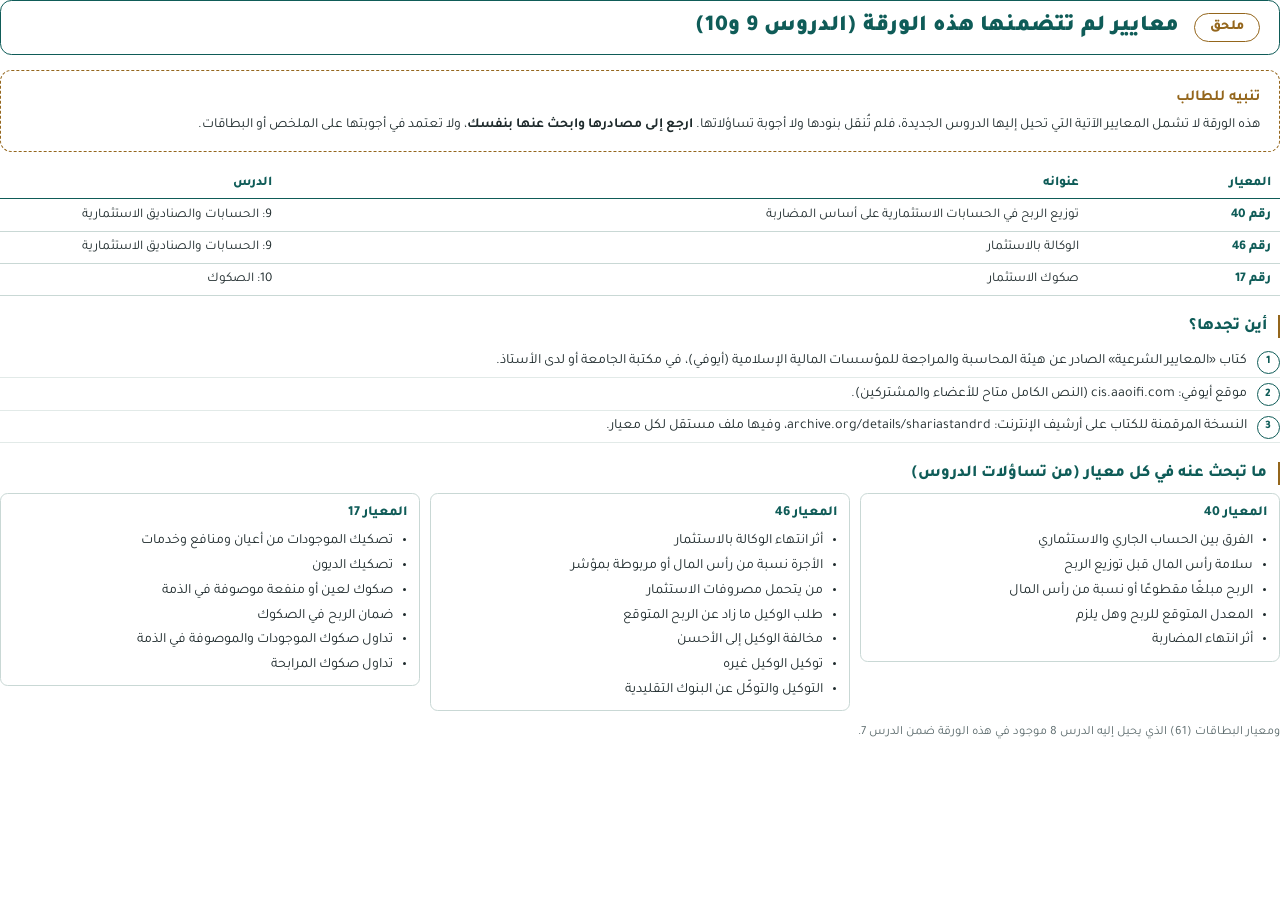
<file: files/src/aaoifi-addendum.html>
<!DOCTYPE html>
<html lang="ar" dir="rtl">
<head>
<meta charset="utf-8">
<title>ملحق ورقة معايير أيوفي</title>
<link rel="stylesheet" href="print.css">
</head>
<body>
<div class="lesson-head"><span class="chip">ملحق</span><h2>معايير لم تتضمنها هذه الورقة (الدروس 9 و10)</h2></div>
<div class="ai-box" style="margin:0 0 4mm"><strong>تنبيه للطالب</strong>
هذه الورقة لا تشمل المعايير الآتية التي تحيل إليها الدروس الجديدة، فلم تُنقل بنودها ولا أجوبة تساؤلاتها. <b>ارجع إلى مصادرها وابحث عنها بنفسك</b>، ولا تعتمد في أجوبتها على الملخص أو البطاقات.</div>
<table class="t">
<tr><th style="width:15%">المعيار</th><th>عنوانه</th><th style="width:22%">الدرس</th></tr>
<tr><td class="h">رقم 40</td><td>توزيع الربح في الحسابات الاستثمارية على أساس المضاربة</td><td>9: الحسابات والصناديق الاستثمارية</td></tr>
<tr><td class="h">رقم 46</td><td>الوكالة بالاستثمار</td><td>9: الحسابات والصناديق الاستثمارية</td></tr>
<tr><td class="h">رقم 17</td><td>صكوك الاستثمار</td><td>10: الصكوك</td></tr>
</table>
<h3>أين تجدها؟</h3>
<ol class="nums">
<li>كتاب «المعايير الشرعية» الصادر عن هيئة المحاسبة والمراجعة للمؤسسات المالية الإسلامية (أيوفي)، في مكتبة الجامعة أو لدى الأستاذ.</li>
<li>موقع أيوفي: cis.aaoifi.com (النص الكامل متاح للأعضاء والمشتركين).</li>
<li>النسخة المرقمنة للكتاب على أرشيف الإنترنت: archive.org/details/shariastandrd، وفيها ملف مستقل لكل معيار.</li>
</ol>
<h3>ما تبحث عنه في كل معيار (من تساؤلات الدروس)</h3>
<div class="grid g3" style="align-items:start">
<div class="box"><h5>المعيار 40</h5><ul><li>الفرق بين الحساب الجاري والاستثماري</li><li>سلامة رأس المال قبل توزيع الربح</li><li>الربح مبلغًا مقطوعًا أو نسبة من رأس المال</li><li>المعدل المتوقع للربح وهل يلزم</li><li>أثر انتهاء المضاربة</li></ul></div>
<div class="box"><h5>المعيار 46</h5><ul><li>أثر انتهاء الوكالة بالاستثمار</li><li>الأجرة نسبة من رأس المال أو مربوطة بمؤشر</li><li>من يتحمل مصروفات الاستثمار</li><li>طلب الوكيل ما زاد عن الربح المتوقع</li><li>مخالفة الوكيل إلى الأحسن</li><li>توكيل الوكيل غيره</li><li>التوكيل والتوكّل عن البنوك التقليدية</li></ul></div>
<div class="box"><h5>المعيار 17</h5><ul><li>تصكيك الموجودات من أعيان ومنافع وخدمات</li><li>تصكيك الديون</li><li>صكوك لعين أو منفعة موصوفة في الذمة</li><li>ضمان الربح في الصكوك</li><li>تداول صكوك الموجودات والموصوفة في الذمة</li><li>تداول صكوك المرابحة</li></ul></div>
</div>
<p class="small">ومعيار البطاقات (61) الذي يحيل إليه الدرس 8 موجود في هذه الورقة ضمن الدرس 7.</p>
</body>
</html>
</file>
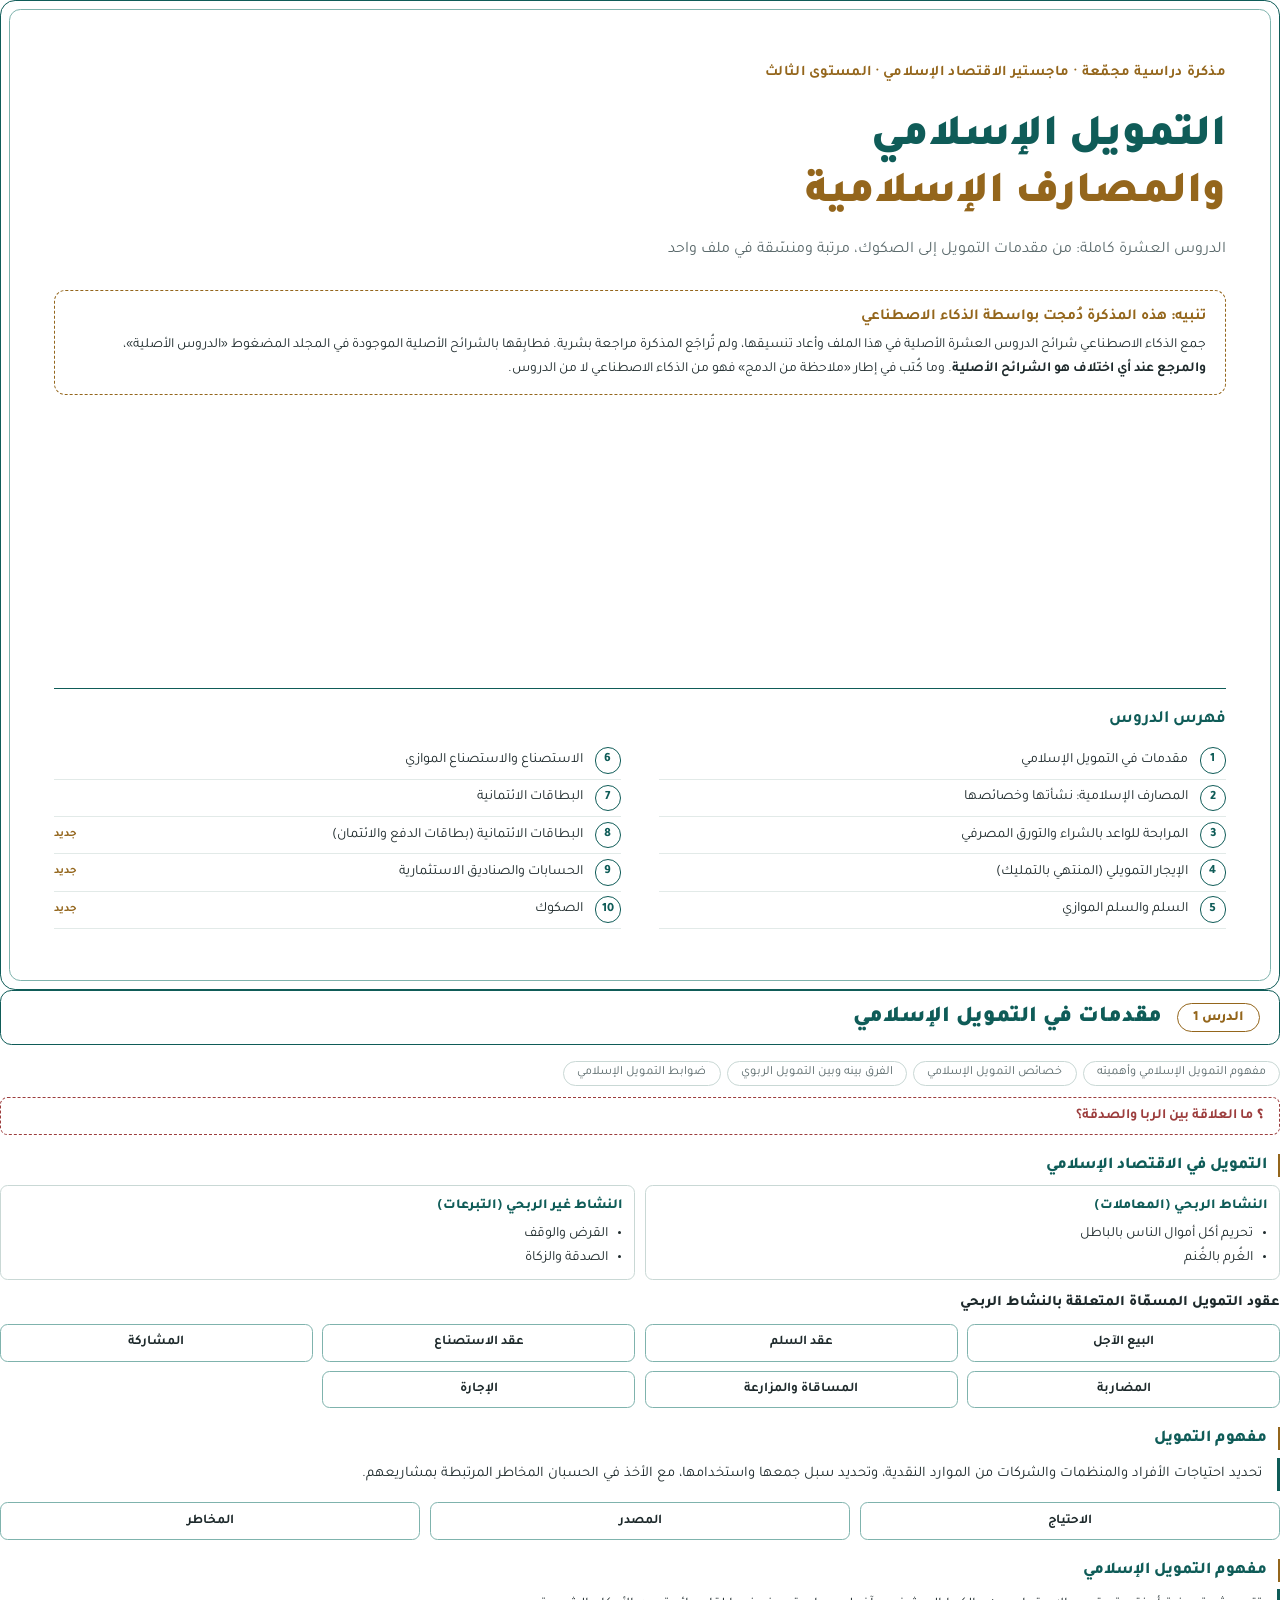
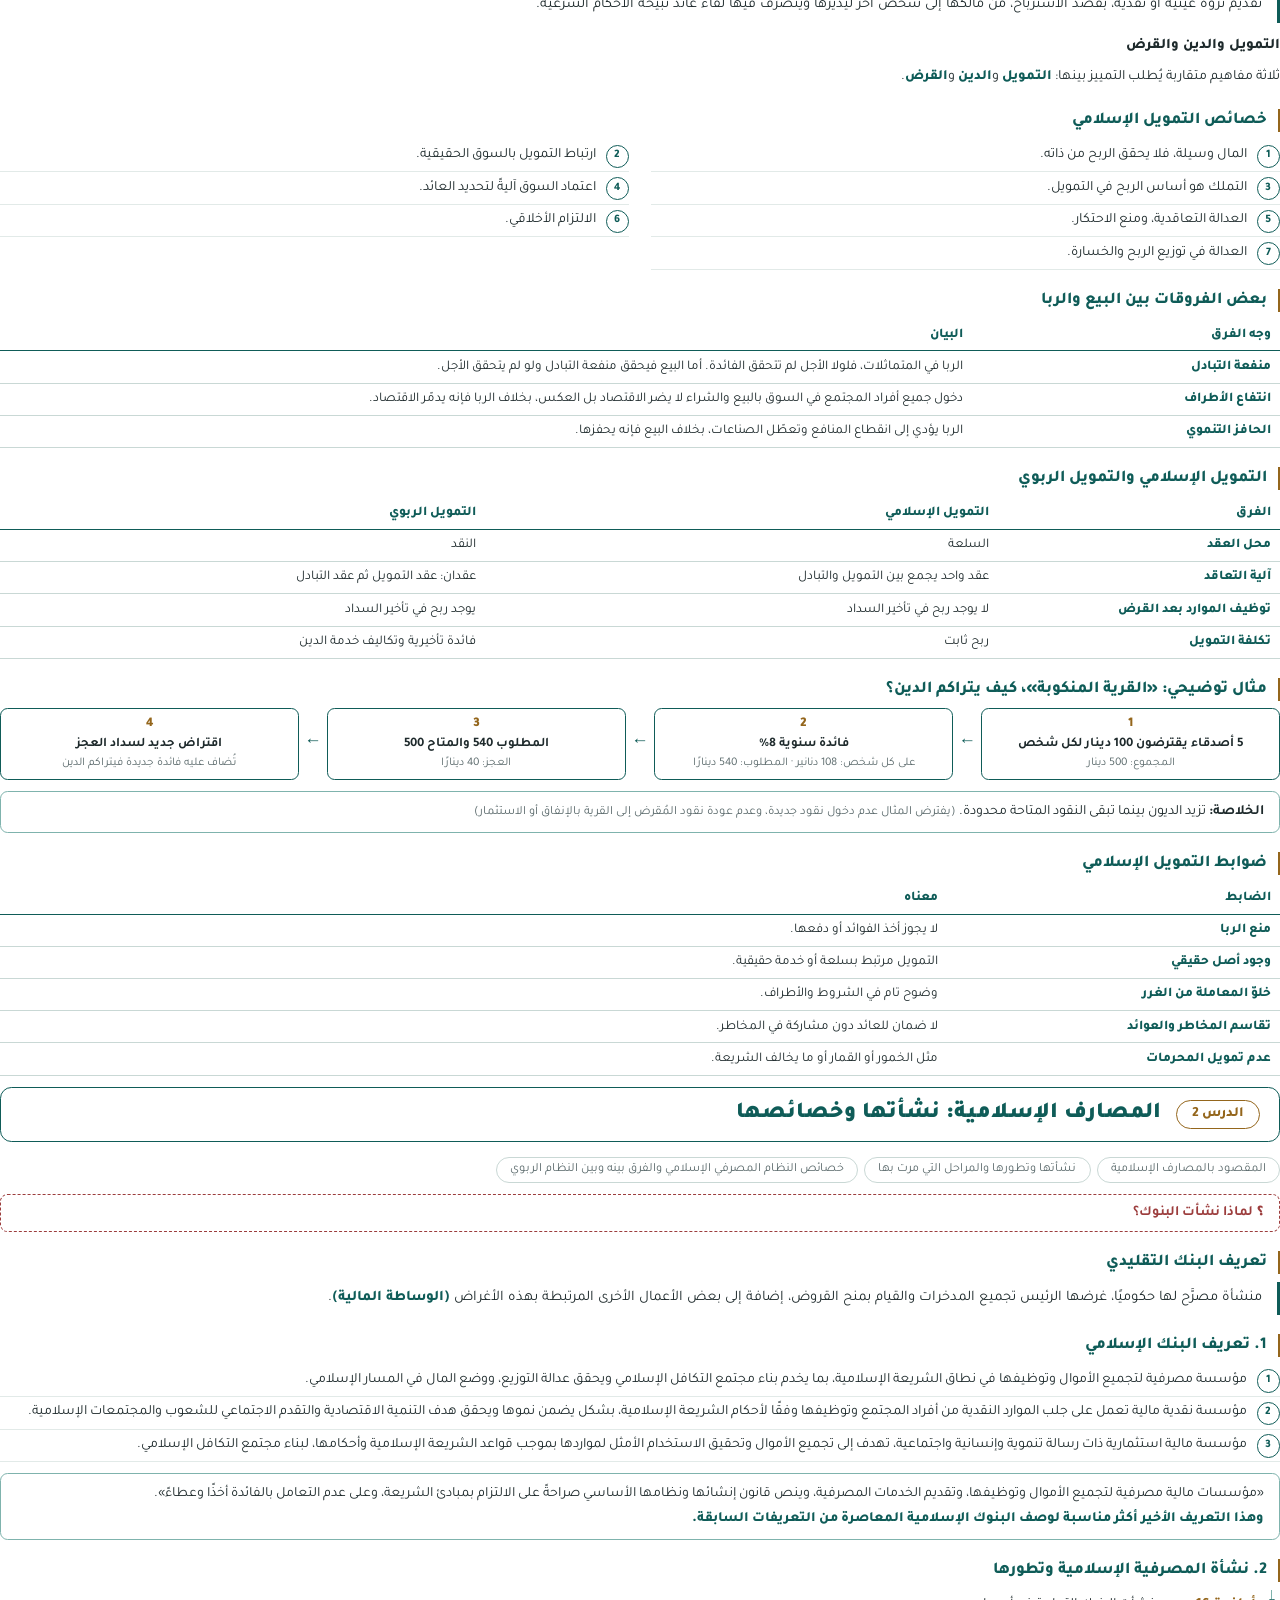
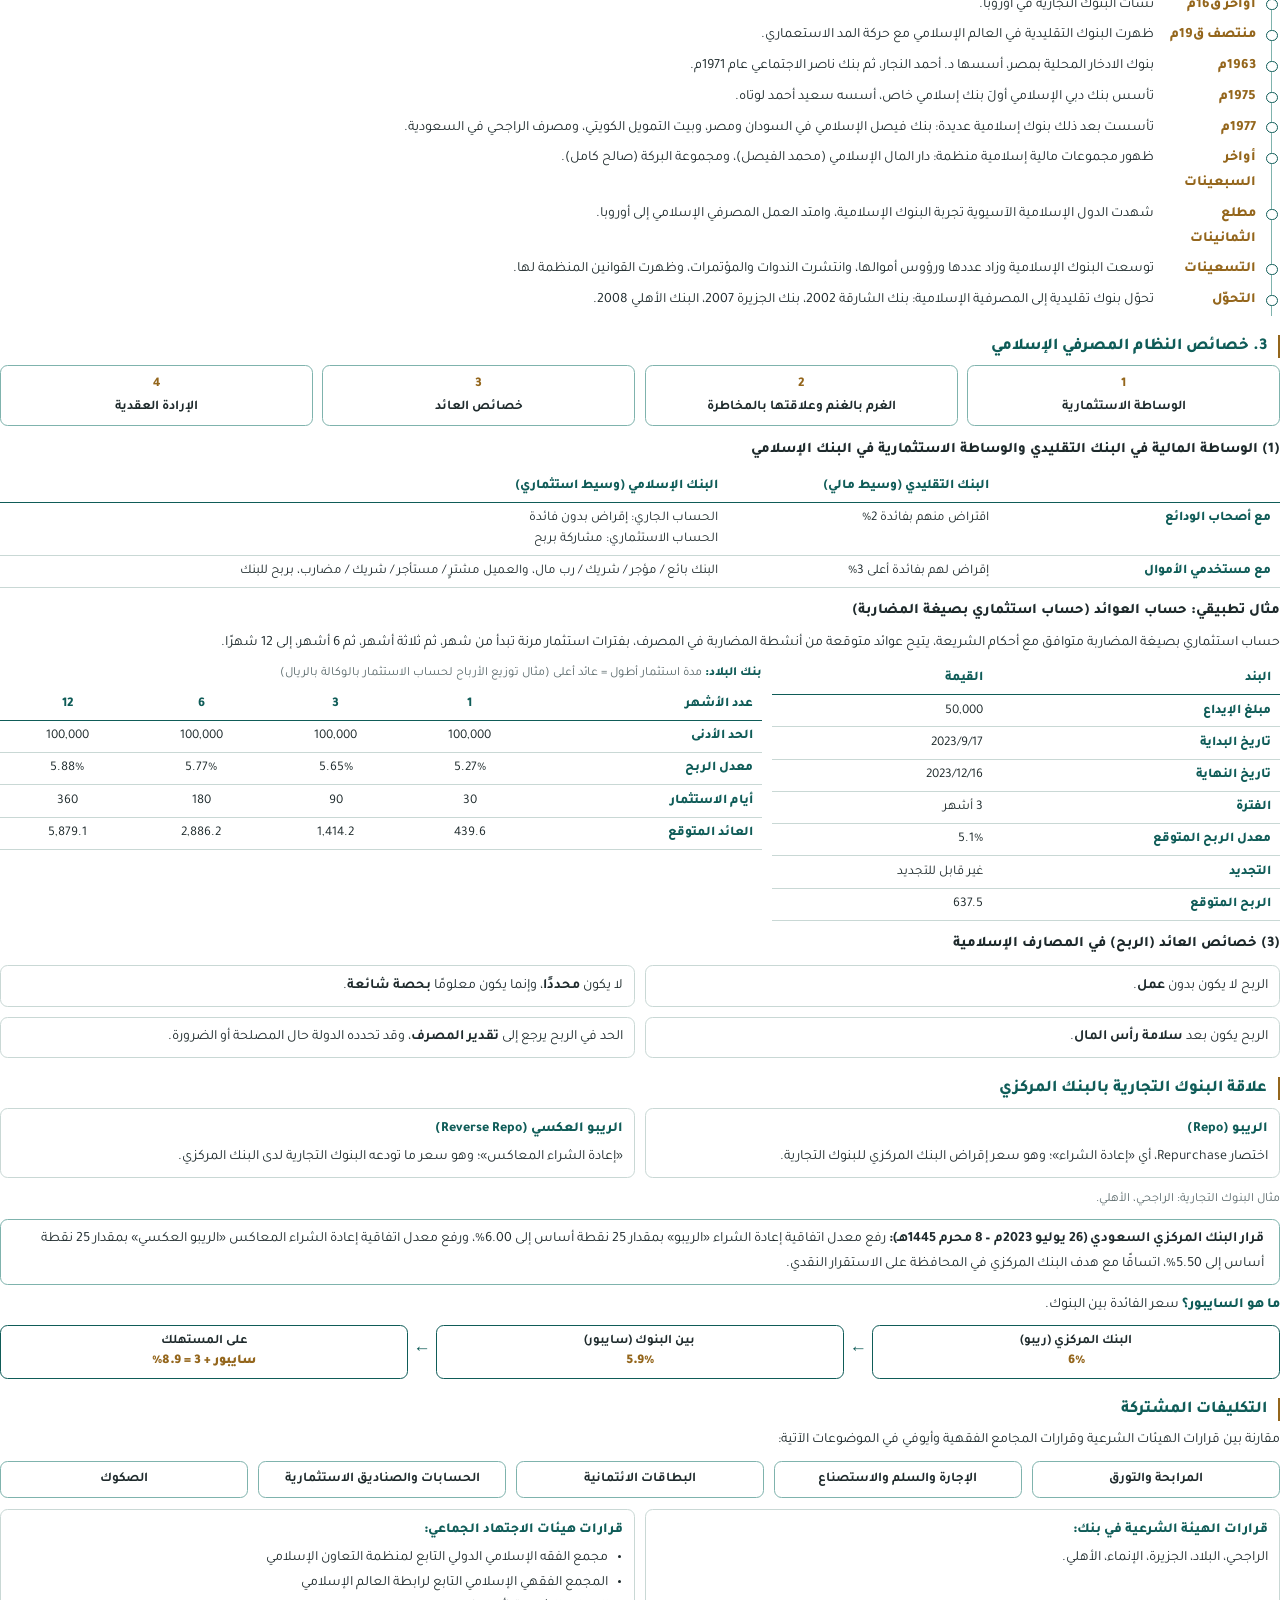
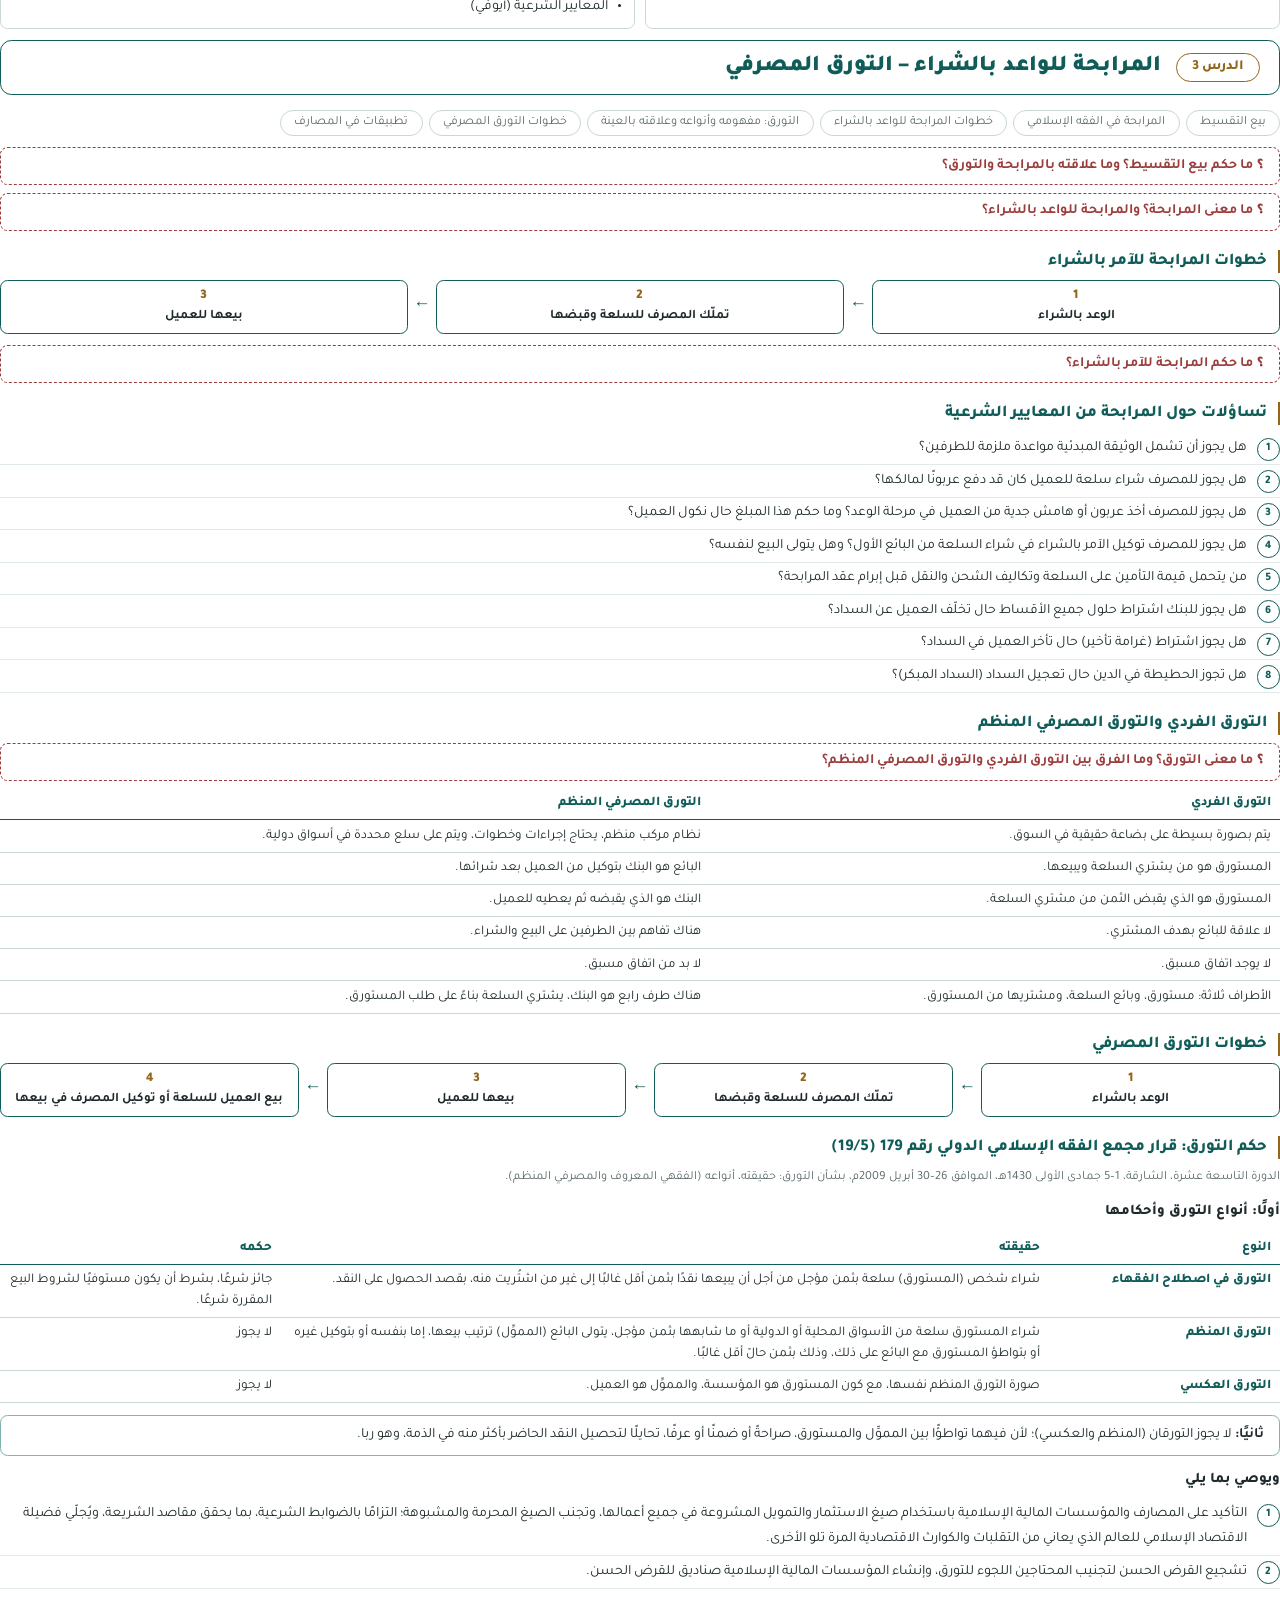
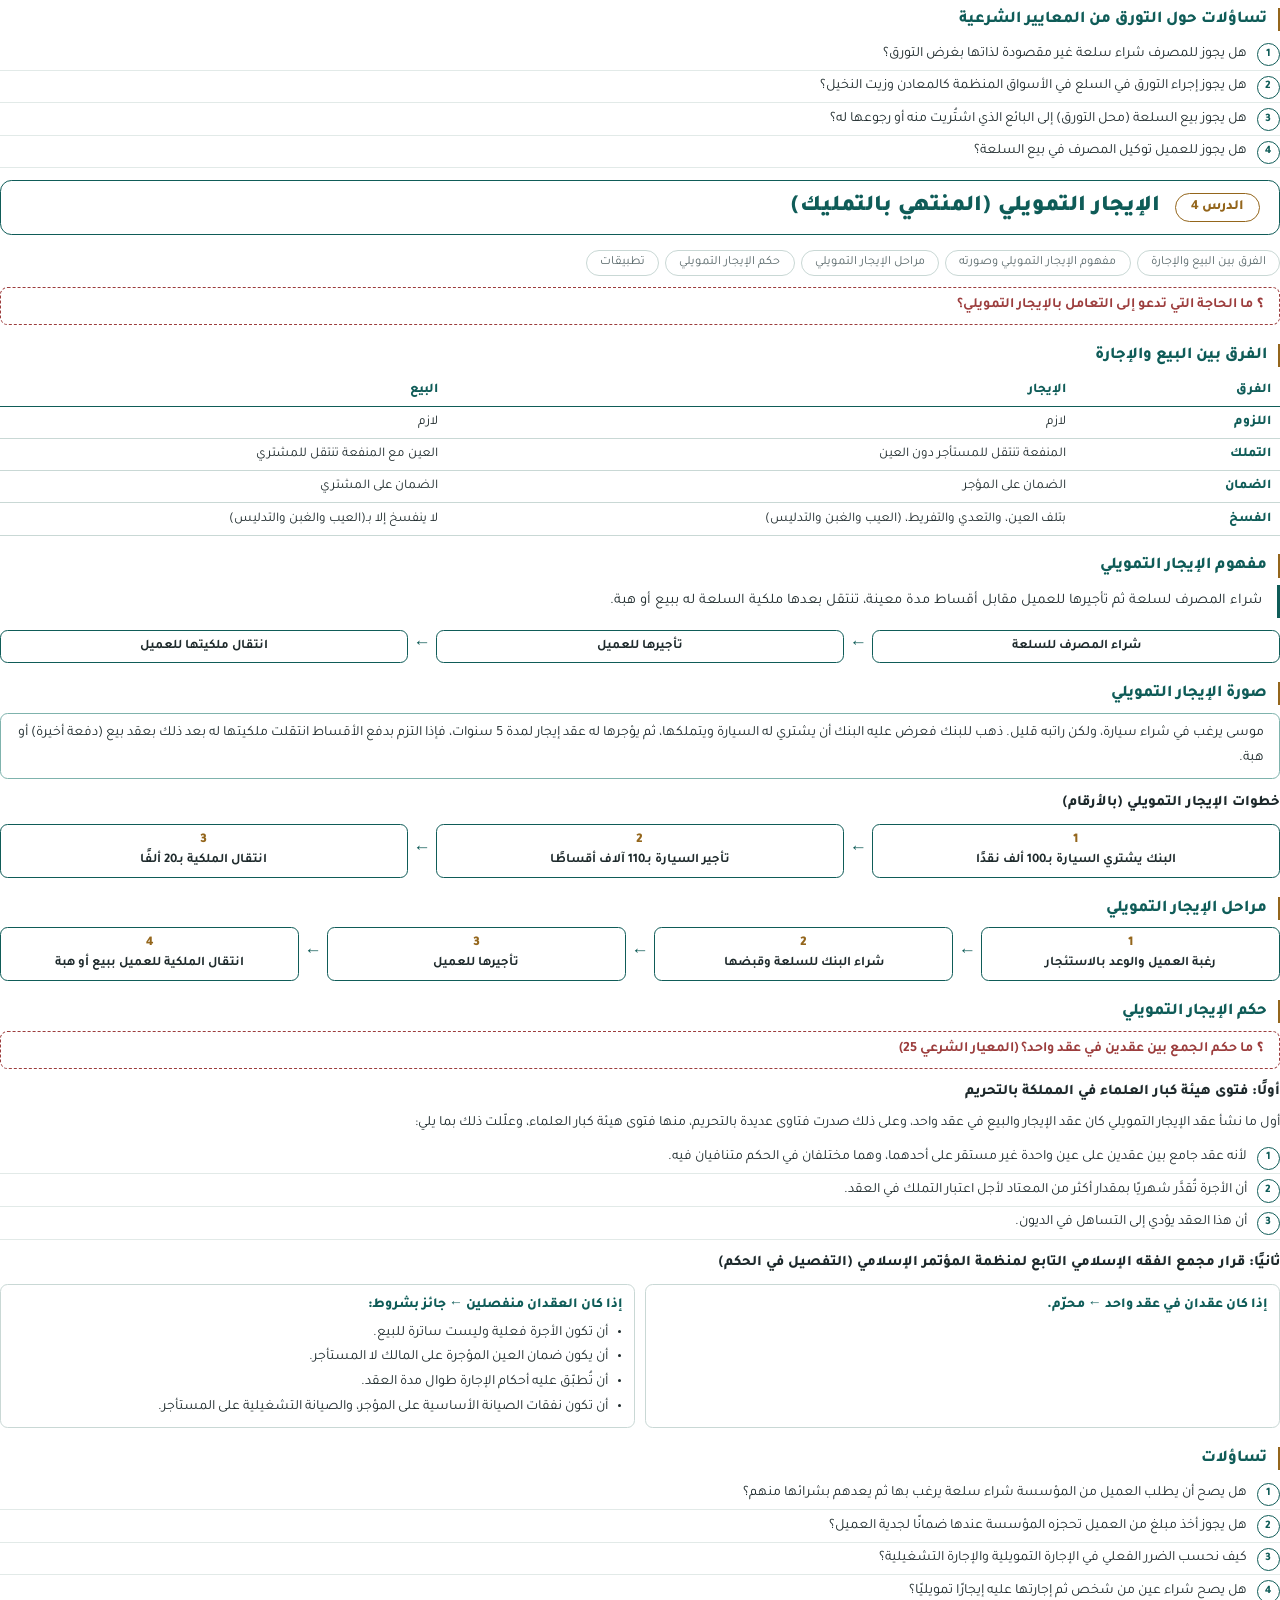
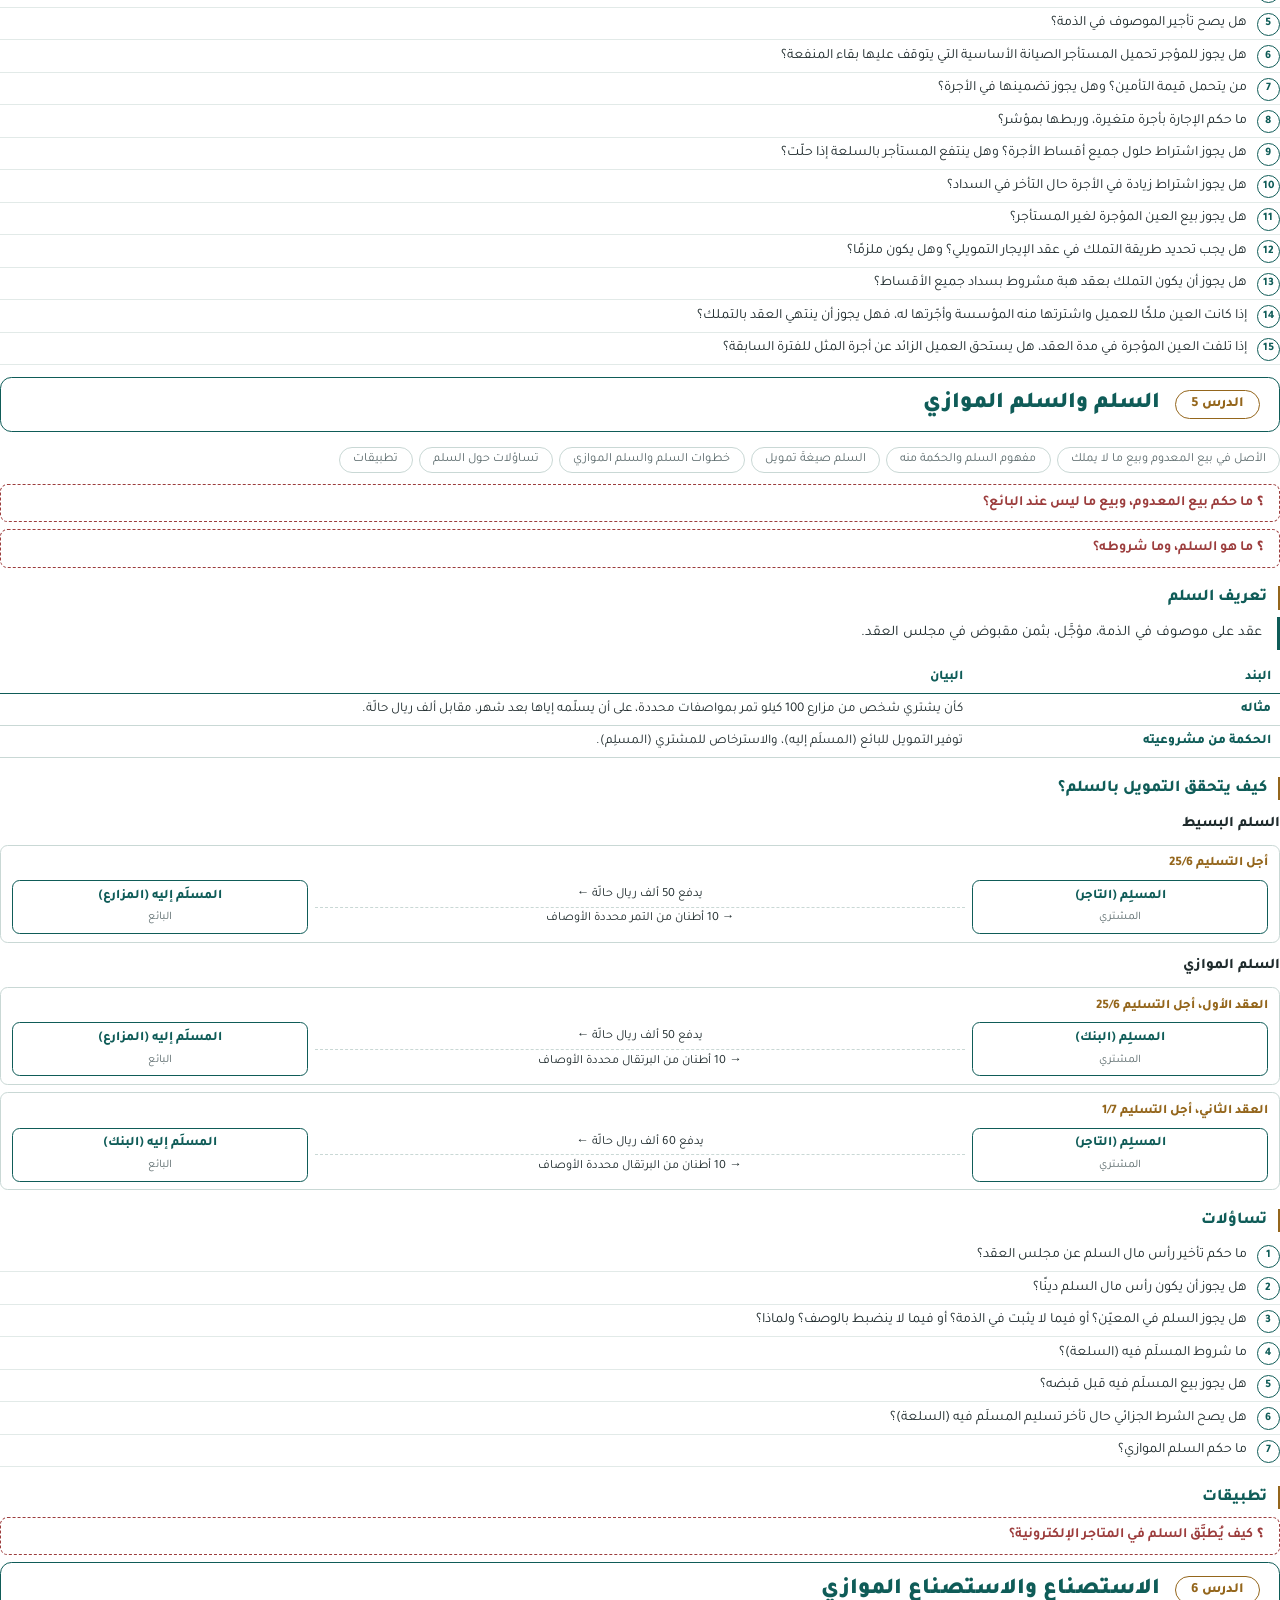
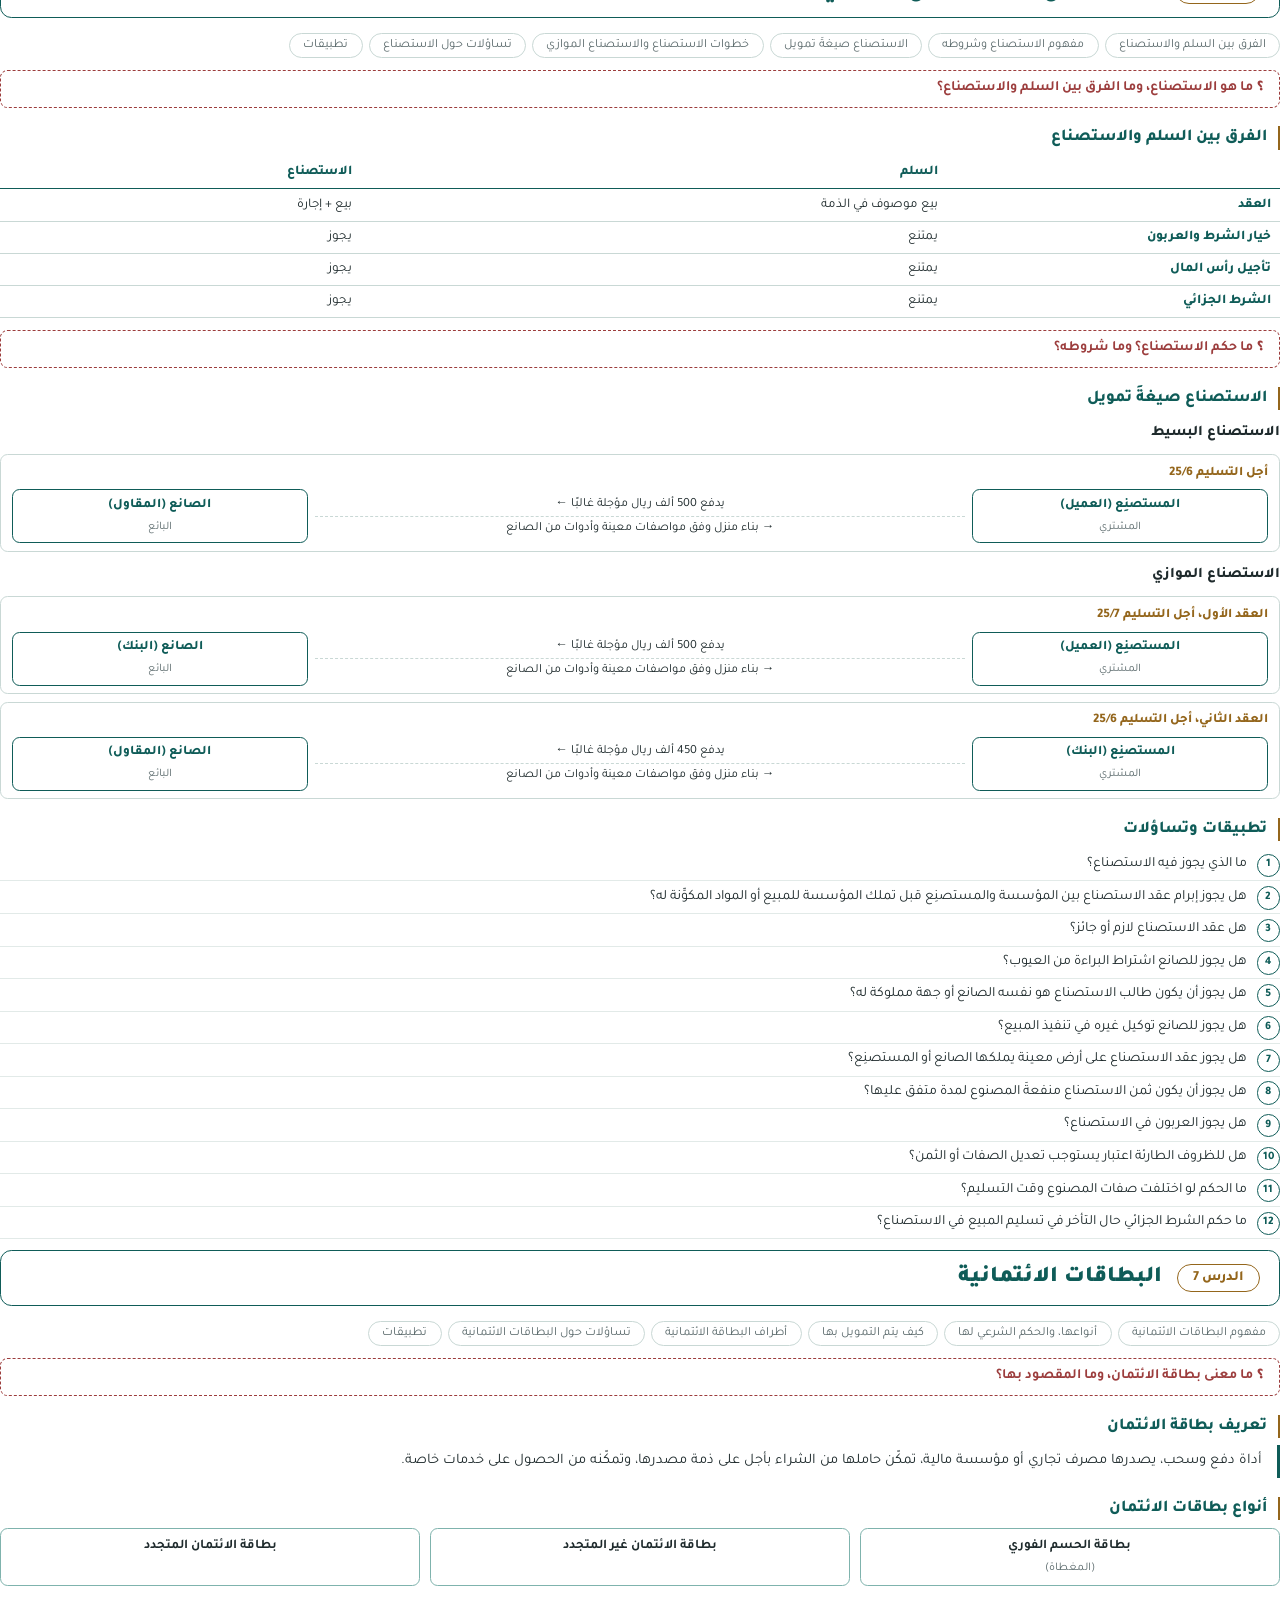
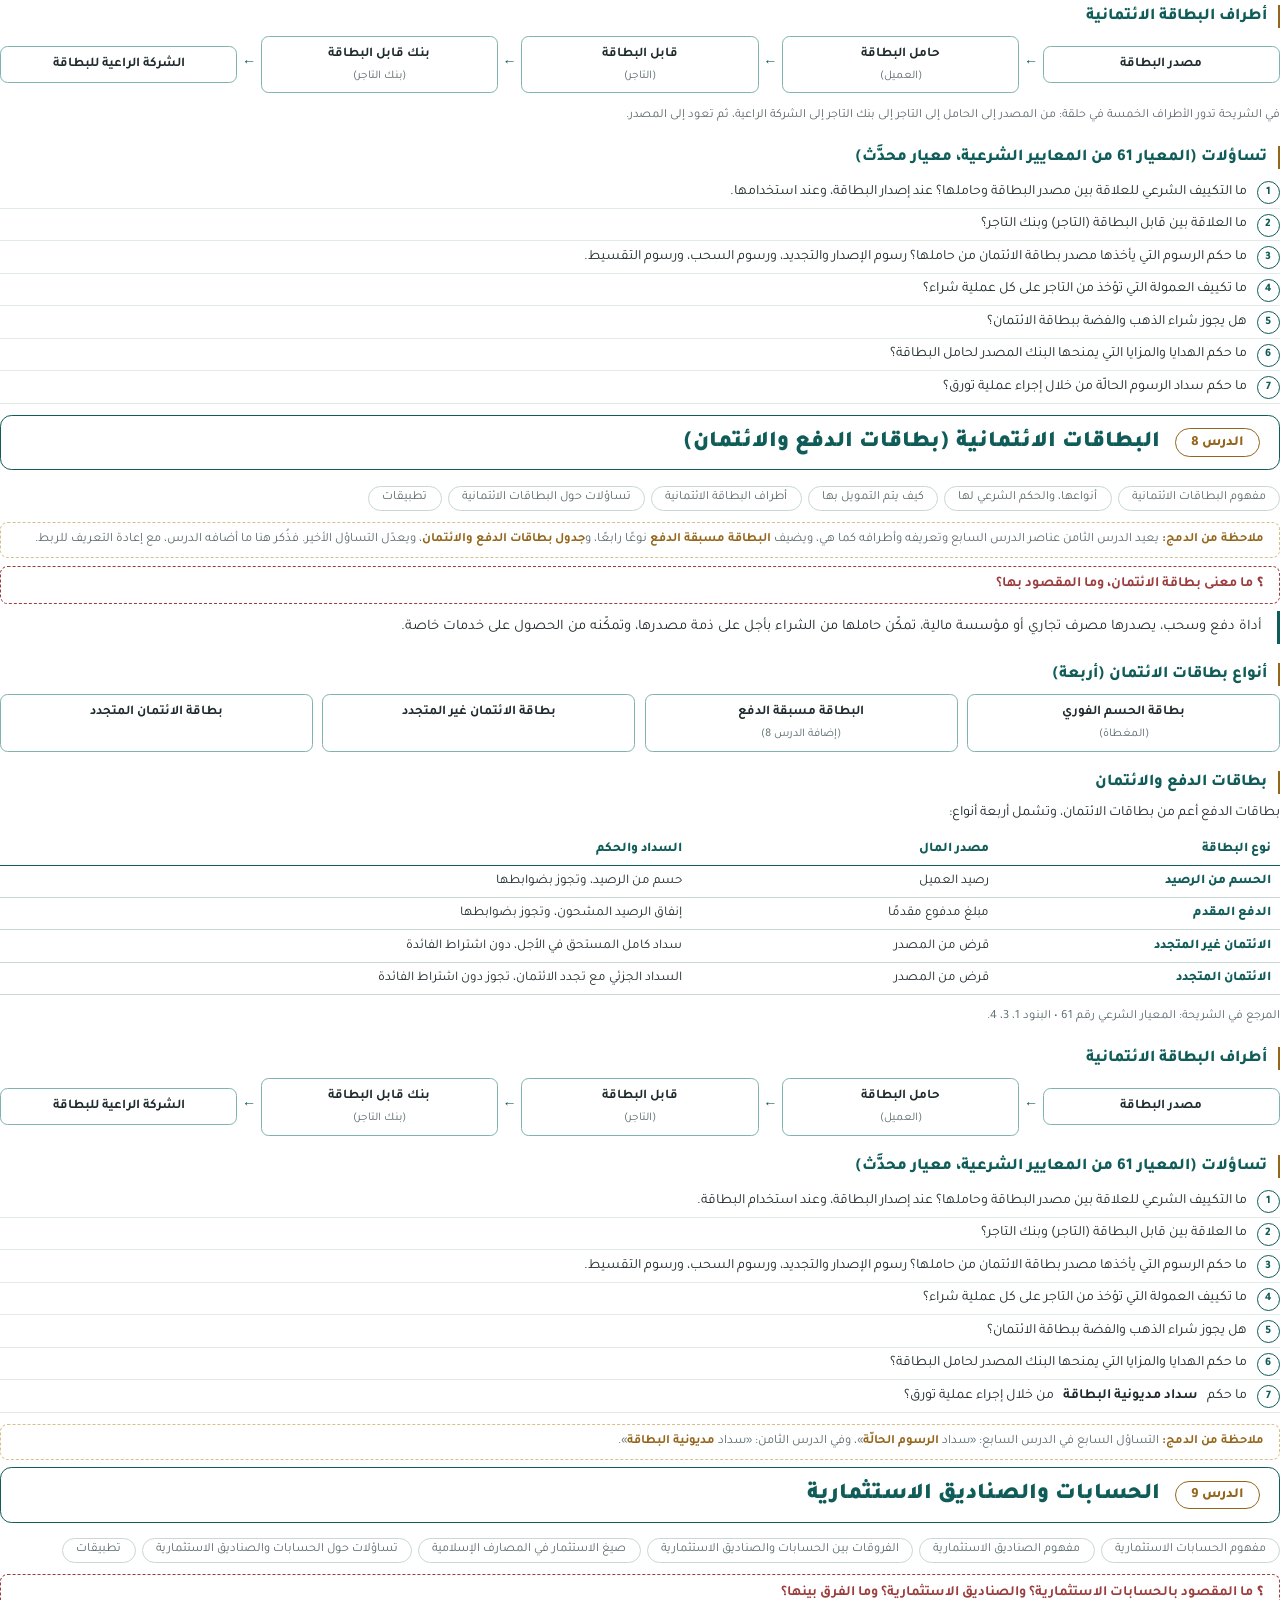
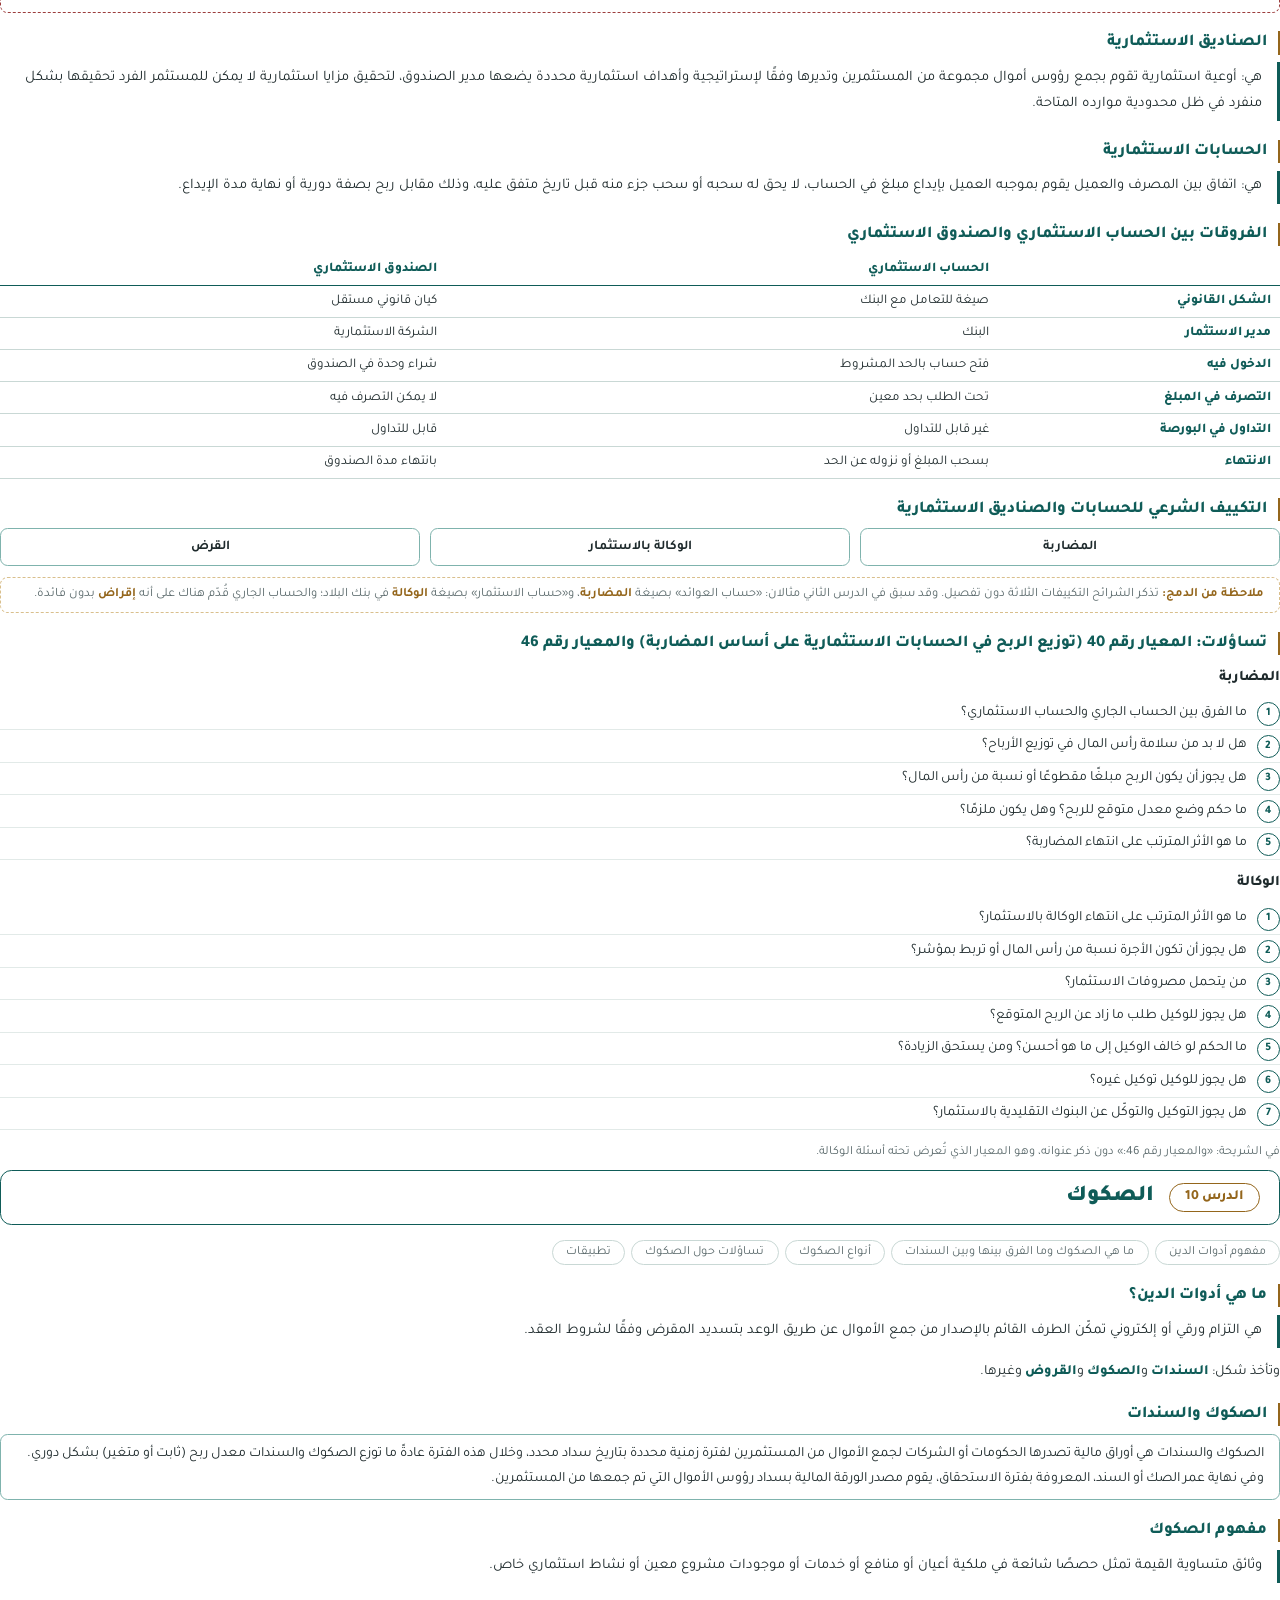
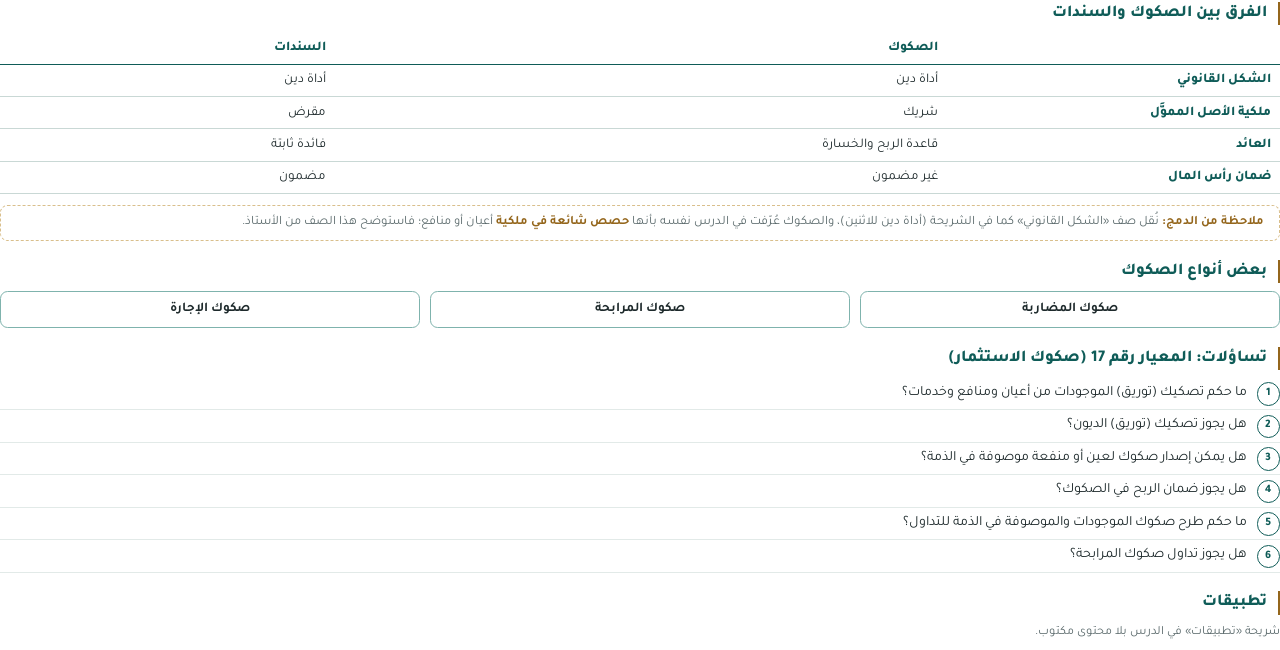
<file: files/src/memo.html>
<!DOCTYPE html>
<html lang="ar" dir="rtl">
<head>
<meta charset="utf-8">
<title>مذكرة التمويل الإسلامي والمصارف الإسلامية (مدمجة بالذكاء الاصطناعي)</title>
<link rel="stylesheet" href="print.css">
</head>
<body>

<!-- ===================== الغلاف ===================== -->
<section class="cover">
<p class="kicker">مذكرة دراسية مجمّعة · ماجستير الاقتصاد الإسلامي · المستوى الثالث</p>
<h1>التمويل الإسلامي<br><span>والمصارف الإسلامية</span></h1>
<p class="lead">الدروس العشرة كاملة: من مقدمات التمويل إلى الصكوك، مرتبة ومنسّقة في ملف واحد</p>
<div class="ai-box"><strong>تنبيه: هذه المذكرة دُمجت بواسطة الذكاء الاصطناعي</strong>
جمع الذكاء الاصطناعي شرائح الدروس العشرة الأصلية في هذا الملف وأعاد تنسيقها، ولم تُراجَع المذكرة مراجعة بشرية. فطابِقها بالشرائح الأصلية الموجودة في المجلد المضغوط «الدروس الأصلية»، <b>والمرجع عند أي اختلاف هو الشرائح الأصلية</b>. وما كُتب في إطار «ملاحظة من الدمج» فهو من الذكاء الاصطناعي لا من الدروس.</div>
<div class="toc"><h2>فهرس الدروس</h2>
<ol>
<li><span class="n">1</span>مقدمات في التمويل الإسلامي</li>
<li><span class="n">2</span>المصارف الإسلامية: نشأتها وخصائصها</li>
<li><span class="n">3</span>المرابحة للواعد بالشراء والتورق المصرفي</li>
<li><span class="n">4</span>الإيجار التمويلي (المنتهي بالتمليك)</li>
<li><span class="n">5</span>السلم والسلم الموازي</li>
<li><span class="n">6</span>الاستصناع والاستصناع الموازي</li>
<li><span class="n">7</span>البطاقات الائتمانية</li>
<li><span class="n">8</span>البطاقات الائتمانية (بطاقات الدفع والائتمان)<span class="new">جديد</span></li>
<li><span class="n">9</span>الحسابات والصناديق الاستثمارية<span class="new">جديد</span></li>
<li><span class="n">10</span>الصكوك<span class="new">جديد</span></li>
</ol></div>
</section>

<!-- ===================== الدرس 1 ===================== -->
<section class="page-break">
<div class="lesson-head"><span class="chip">الدرس 1</span><h2>مقدمات في التمويل الإسلامي</h2></div>
<ul class="elements"><li>مفهوم التمويل الإسلامي وأهميته</li><li>خصائص التمويل الإسلامي</li><li>الفرق بينه وبين التمويل الربوي</li><li>ضوابط التمويل الإسلامي</li></ul>
<div class="q">ما العلاقة بين الربا والصدقة؟</div>

<h3>التمويل في الاقتصاد الإسلامي</h3>
<div class="grid g2">
<div class="box"><h5>النشاط الربحي (المعاملات)</h5><ul><li>تحريم أكل أموال الناس بالباطل</li><li>الغُرم بالغُنم</li></ul></div>
<div class="box"><h5>النشاط غير الربحي (التبرعات)</h5><ul><li>القرض والوقف</li><li>الصدقة والزكاة</li></ul></div>
</div>
<h4>عقود التمويل المسمّاة المتعلقة بالنشاط الربحي</h4>
<div class="grid g4">
<div class="pill">البيع الآجل</div><div class="pill">عقد السلم</div><div class="pill">عقد الاستصناع</div><div class="pill">المشاركة</div>
<div class="pill">المضاربة</div><div class="pill">المساقاة والمزارعة</div><div class="pill">الإجارة</div>
</div>

<h3>مفهوم التمويل</h3>
<div class="def">تحديد احتياجات الأفراد والمنظمات والشركات من الموارد النقدية، وتحديد سبل جمعها واستخدامها، مع الأخذ في الحسبان المخاطر المرتبطة بمشاريعهم.</div>
<div class="grid g3"><div class="pill">الاحتياج</div><div class="pill">المصدر</div><div class="pill">المخاطر</div></div>

<h3>مفهوم التمويل الإسلامي</h3>
<div class="def">تقديم ثروة عينية أو نقدية، بقصد الاسترباح، من مالكها إلى شخص آخر ليديرها ويتصرف فيها لقاء عائد تبيحه الأحكام الشرعية.</div>
<h4>التمويل والدين والقرض</h4>
<p>ثلاثة مفاهيم متقاربة يُطلب التمييز بينها: <span class="k">التمويل</span> و<span class="k">الدين</span> و<span class="k">القرض</span>.</p>

<h3>خصائص التمويل الإسلامي</h3>
<ol class="nums two">
<li>المال وسيلة، فلا يحقق الربح من ذاته.</li>
<li>ارتباط التمويل بالسوق الحقيقية.</li>
<li>التملك هو أساس الربح في التمويل.</li>
<li>اعتماد السوق آليةً لتحديد العائد.</li>
<li>العدالة التعاقدية، ومنع الاحتكار.</li>
<li>الالتزام الأخلاقي.</li>
<li>العدالة في توزيع الربح والخسارة.</li>
</ol>

<h3>بعض الفروقات بين البيع والربا</h3>
<table class="t">
<tr><th style="width:24%">وجه الفرق</th><th>البيان</th></tr>
<tr><td class="h">منفعة التبادل</td><td>الربا في المتماثلات، فلولا الأجل لم تتحقق الفائدة. أما البيع فيحقق منفعة التبادل ولو لم يتحقق الأجل.</td></tr>
<tr><td class="h">انتفاع الأطراف</td><td>دخول جميع أفراد المجتمع في السوق بالبيع والشراء لا يضر الاقتصاد بل العكس، بخلاف الربا فإنه يدمّر الاقتصاد.</td></tr>
<tr><td class="h">الحافز التنموي</td><td>الربا يؤدي إلى انقطاع المنافع وتعطّل الصناعات، بخلاف البيع فإنه يحفزها.</td></tr>
</table>

<h3>التمويل الإسلامي والتمويل الربوي</h3>
<table class="t">
<tr><th style="width:22%">الفرق</th><th>التمويل الإسلامي</th><th>التمويل الربوي</th></tr>
<tr><td class="h">محل العقد</td><td>السلعة</td><td>النقد</td></tr>
<tr><td class="h">آلية التعاقد</td><td>عقد واحد يجمع بين التمويل والتبادل</td><td>عقدان: عقد التمويل ثم عقد التبادل</td></tr>
<tr><td class="h">توظيف الموارد بعد القرض</td><td>لا يوجد ربح في تأخير السداد</td><td>يوجد ربح في تأخير السداد</td></tr>
<tr><td class="h">تكلفة التمويل</td><td>ربح ثابت</td><td>فائدة تأخيرية وتكاليف خدمة الدين</td></tr>
</table>

<h3>مثال توضيحي: «القرية المنكوبة»، كيف يتراكم الدين؟</h3>
<div class="flow">
<div class="st"><i>1</i>5 أصدقاء يقترضون 100 دينار لكل شخص<small>المجموع: 500 دينار</small></div><span class="ar">←</span>
<div class="st"><i>2</i>فائدة سنوية 8%<small>على كل شخص: 108 دنانير · المطلوب: 540 دينارًا</small></div><span class="ar">←</span>
<div class="st"><i>3</i>المطلوب 540 والمتاح 500<small>العجز: 40 دينارًا</small></div><span class="ar">←</span>
<div class="st"><i>4</i>اقتراض جديد لسداد العجز<small>تُضاف عليه فائدة جديدة فيتراكم الدين</small></div>
</div>
<div class="quote"><b>الخلاصة:</b> تزيد الديون بينما تبقى النقود المتاحة محدودة. <span class="small">(يفترض المثال عدم دخول نقود جديدة، وعدم عودة نقود المُقرض إلى القرية بالإنفاق أو الاستثمار)</span></div>

<h3>ضوابط التمويل الإسلامي</h3>
<table class="t">
<tr><th style="width:26%">الضابط</th><th>معناه</th></tr>
<tr><td class="h">منع الربا</td><td>لا يجوز أخذ الفوائد أو دفعها.</td></tr>
<tr><td class="h">وجود أصل حقيقي</td><td>التمويل مرتبط بسلعة أو خدمة حقيقية.</td></tr>
<tr><td class="h">خلوّ المعاملة من الغرر</td><td>وضوح تام في الشروط والأطراف.</td></tr>
<tr><td class="h">تقاسم المخاطر والعوائد</td><td>لا ضمان للعائد دون مشاركة في المخاطر.</td></tr>
<tr><td class="h">عدم تمويل المحرمات</td><td>مثل الخمور أو القمار أو ما يخالف الشريعة.</td></tr>
</table>
</section>

<!-- ===================== الدرس 2 ===================== -->
<section class="page-break">
<div class="lesson-head"><span class="chip">الدرس 2</span><h2>المصارف الإسلامية: نشأتها وخصائصها</h2></div>
<ul class="elements"><li>المقصود بالمصارف الإسلامية</li><li>نشأتها وتطورها والمراحل التي مرت بها</li><li>خصائص النظام المصرفي الإسلامي والفرق بينه وبين النظام الربوي</li></ul>
<div class="q">لماذا نشأت البنوك؟</div>

<h3>تعريف البنك التقليدي</h3>
<div class="def">منشأة مصرَّح لها حكوميًا، غرضها الرئيس تجميع المدخرات والقيام بمنح القروض، إضافة إلى بعض الأعمال الأخرى المرتبطة بهذه الأغراض <span class="k">(الوساطة المالية)</span>.</div>

<h3>1. تعريف البنك الإسلامي</h3>
<ol class="nums">
<li>مؤسسة مصرفية لتجميع الأموال وتوظيفها في نطاق الشريعة الإسلامية، بما يخدم بناء مجتمع التكافل الإسلامي ويحقق عدالة التوزيع، ووضع المال في المسار الإسلامي.</li>
<li>مؤسسة نقدية مالية تعمل على جلب الموارد النقدية من أفراد المجتمع وتوظيفها وفقًا لأحكام الشريعة الإسلامية، بشكل يضمن نموها ويحقق هدف التنمية الاقتصادية والتقدم الاجتماعي للشعوب والمجتمعات الإسلامية.</li>
<li>مؤسسة مالية استثمارية ذات رسالة تنموية وإنسانية واجتماعية، تهدف إلى تجميع الأموال وتحقيق الاستخدام الأمثل لمواردها بموجب قواعد الشريعة الإسلامية وأحكامها، لبناء مجتمع التكافل الإسلامي.</li>
</ol>
<div class="quote">«مؤسسات مالية مصرفية لتجميع الأموال وتوظيفها، وتقديم الخدمات المصرفية، وينص قانون إنشائها ونظامها الأساسي صراحةً على الالتزام بمبادئ الشريعة، وعلى عدم التعامل بالفائدة أخذًا وعطاءً».<br><b class="k">وهذا التعريف الأخير أكثر مناسبة لوصف البنوك الإسلامية المعاصرة من التعريفات السابقة.</b></div>

<h3>2. نشأة المصرفية الإسلامية وتطورها</h3>
<div class="timeline">
<div class="ev"><span class="y">أواخر ق16م</span><span>نشأت البنوك التجارية في أوروبا.</span></div>
<div class="ev"><span class="y">منتصف ق19م</span><span>ظهرت البنوك التقليدية في العالم الإسلامي مع حركة المد الاستعماري.</span></div>
<div class="ev"><span class="y">1963م</span><span>بنوك الادخار المحلية بمصر، أسسها د. أحمد النجار، ثم بنك ناصر الاجتماعي عام 1971م.</span></div>
<div class="ev"><span class="y">1975م</span><span>تأسس بنك دبي الإسلامي أولَ بنك إسلامي خاص، أسسه سعيد أحمد لوتاه.</span></div>
<div class="ev"><span class="y">1977م</span><span>تأسست بعد ذلك بنوك إسلامية عديدة: بنك فيصل الإسلامي في السودان ومصر، وبيت التمويل الكويتي، ومصرف الراجحي في السعودية.</span></div>
<div class="ev"><span class="y">أواخر السبعينات</span><span>ظهور مجموعات مالية إسلامية منظمة: دار المال الإسلامي (محمد الفيصل)، ومجموعة البركة (صالح كامل).</span></div>
<div class="ev"><span class="y">مطلع الثمانينات</span><span>شهدت الدول الإسلامية الآسيوية تجربة البنوك الإسلامية، وامتد العمل المصرفي الإسلامي إلى أوروبا.</span></div>
<div class="ev"><span class="y">التسعينات</span><span>توسعت البنوك الإسلامية وزاد عددها ورؤوس أموالها، وانتشرت الندوات والمؤتمرات، وظهرت القوانين المنظمة لها.</span></div>
<div class="ev"><span class="y">التحوّل</span><span>تحوّل بنوك تقليدية إلى المصرفية الإسلامية: بنك الشارقة 2002، بنك الجزيرة 2007، البنك الأهلي 2008.</span></div>
</div>

<h3>3. خصائص النظام المصرفي الإسلامي</h3>
<div class="grid g4">
<div class="pill"><span class="g">1</span><br>الوساطة الاستثمارية</div>
<div class="pill"><span class="g">2</span><br>الغرم بالغنم وعلاقتها بالمخاطرة</div>
<div class="pill"><span class="g">3</span><br>خصائص العائد</div>
<div class="pill"><span class="g">4</span><br>الإرادة العقدية</div>
</div>
<h4>(1) الوساطة المالية في البنك التقليدي والوساطة الاستثمارية في البنك الإسلامي</h4>
<table class="t">
<tr><th style="width:22%"></th><th>البنك التقليدي (وسيط مالي)</th><th>البنك الإسلامي (وسيط استثماري)</th></tr>
<tr><td class="h">مع أصحاب الودائع</td><td>اقتراض منهم بفائدة 2%</td><td>الحساب الجاري: إقراض بدون فائدة<br>الحساب الاستثماري: مشاركة بربح</td></tr>
<tr><td class="h">مع مستخدمي الأموال</td><td>إقراض لهم بفائدة أعلى 3%</td><td>البنك بائع / مؤجر / شريك / رب مال، والعميل مشترٍ / مستأجر / شريك / مضارب، بربح للبنك</td></tr>
</table>

<h4>مثال تطبيقي: حساب العوائد (حساب استثماري بصيغة المضاربة)</h4>
<p>حساب استثماري بصيغة المضاربة متوافق مع أحكام الشريعة، يتيح عوائد متوقعة من أنشطة المضاربة في المصرف، بفترات استثمار مرنة تبدأ من شهر، ثم ثلاثة أشهر، ثم 6 أشهر، إلى 12 شهرًا.</p>
<div class="grid g2" style="grid-template-columns:1fr 1.5fr;align-items:start">
<table class="t" style="margin:0">
<tr><th>البند</th><th>القيمة</th></tr>
<tr><td class="h">مبلغ الإيداع</td><td>50,000</td></tr>
<tr><td class="h">تاريخ البداية</td><td>2023/9/17</td></tr>
<tr><td class="h">تاريخ النهاية</td><td>2023/12/16</td></tr>
<tr><td class="h">الفترة</td><td>3 أشهر</td></tr>
<tr><td class="h">معدل الربح المتوقع</td><td>5.1%</td></tr>
<tr><td class="h">التجديد</td><td>غير قابل للتجديد</td></tr>
<tr><td class="h">الربح المتوقع</td><td>637.5</td></tr>
</table>
<div>
<p class="small" style="margin:0 0 1mm"><b class="k">بنك البلاد:</b> مدة استثمار أطول = عائد أعلى (مثال توزيع الأرباح لحساب الاستثمار بالوكالة بالريال)</p>
<table class="t c" style="margin:0">
<tr><th style="text-align:right">عدد الأشهر</th><th>1</th><th>3</th><th>6</th><th>12</th></tr>
<tr><td class="h">الحد الأدنى</td><td>100,000</td><td>100,000</td><td>100,000</td><td>100,000</td></tr>
<tr><td class="h">معدل الربح</td><td>5.27%</td><td>5.65%</td><td>5.77%</td><td>5.88%</td></tr>
<tr><td class="h">أيام الاستثمار</td><td>30</td><td>90</td><td>180</td><td>360</td></tr>
<tr><td class="h">العائد المتوقع</td><td>439.6</td><td>1,414.2</td><td>2,886.2</td><td>5,879.1</td></tr>
</table></div>
</div>

<h4>(3) خصائص العائد (الربح) في المصارف الإسلامية</h4>
<div class="grid g2">
<div class="box">الربح لا يكون بدون <b>عمل</b>.</div>
<div class="box">لا يكون <b>محددًا</b>، وإنما يكون معلومًا <b>بحصة شائعة</b>.</div>
<div class="box">الربح يكون بعد <b>سلامة رأس المال</b>.</div>
<div class="box">الحد في الربح يرجع إلى <b>تقدير المصرف</b>، وقد تحدده الدولة حال المصلحة أو الضرورة.</div>
</div>

<h3>علاقة البنوك التجارية بالبنك المركزي</h3>
<div class="grid g2">
<div class="box"><h5>الريبو (Repo)</h5>اختصار Repurchase، أي «إعادة الشراء»؛ وهو سعر إقراض البنك المركزي للبنوك التجارية.</div>
<div class="box"><h5>الريبو العكسي (Reverse Repo)</h5>«إعادة الشراء المعاكس»؛ وهو سعر ما تودعه البنوك التجارية لدى البنك المركزي.</div>
</div>
<p class="small">مثال البنوك التجارية: الراجحي، الأهلي.</p>
<div class="quote"><b>قرار البنك المركزي السعودي (26 يوليو 2023م – 8 محرم 1445هـ):</b> رفع معدل اتفاقية إعادة الشراء «الريبو» بمقدار 25 نقطة أساس إلى 6.00%، ورفع معدل اتفاقية إعادة الشراء المعاكس «الريبو العكسي» بمقدار 25 نقطة أساس إلى 5.50%، اتساقًا مع هدف البنك المركزي في المحافظة على الاستقرار النقدي.</div>
<p><b class="k">ما هو السايبور؟</b> سعر الفائدة بين البنوك.</p>
<div class="flow">
<div class="st">البنك المركزي (ريبو)<i>6%</i></div><span class="ar">←</span>
<div class="st">بين البنوك (سايبور)<i>5.9%</i></div><span class="ar">←</span>
<div class="st">على المستهلك<i>سايبور + 3 = 8.9%</i></div>
</div>

<h3>التكليفات المشتركة</h3>
<p>مقارنة بين قرارات الهيئات الشرعية وقرارات المجامع الفقهية وأيوفي في الموضوعات الآتية:</p>
<div class="grid g5"><div class="pill">المرابحة والتورق</div><div class="pill">الإجارة والسلم والاستصناع</div><div class="pill">البطاقات الائتمانية</div><div class="pill">الحسابات والصناديق الاستثمارية</div><div class="pill">الصكوك</div></div>
<div class="grid g2">
<div class="box"><h5>قرارات الهيئة الشرعية في بنك:</h5>الراجحي، البلاد، الجزيرة، الإنماء، الأهلي.</div>
<div class="box"><h5>قرارات هيئات الاجتهاد الجماعي:</h5><ul><li>مجمع الفقه الإسلامي الدولي التابع لمنظمة التعاون الإسلامي</li><li>المجمع الفقهي الإسلامي التابع لرابطة العالم الإسلامي</li><li>المعايير الشرعية (أيوفي)</li></ul></div>
</div>
</section>

<!-- ===================== الدرس 3 ===================== -->
<section class="page-break">
<div class="lesson-head"><span class="chip">الدرس 3</span><h2>المرابحة للواعد بالشراء – التورق المصرفي</h2></div>
<ul class="elements"><li>بيع التقسيط</li><li>المرابحة في الفقه الإسلامي</li><li>خطوات المرابحة للواعد بالشراء</li><li>التورق: مفهومه وأنواعه وعلاقته بالعينة</li><li>خطوات التورق المصرفي</li><li>تطبيقات في المصارف</li></ul>
<div class="q">ما حكم بيع التقسيط؟ وما علاقته بالمرابحة والتورق؟</div>
<div class="q">ما معنى المرابحة؟ والمرابحة للواعد بالشراء؟</div>

<h3>خطوات المرابحة للآمر بالشراء</h3>
<div class="flow">
<div class="st"><i>1</i>الوعد بالشراء</div><span class="ar">←</span>
<div class="st"><i>2</i>تملّك المصرف للسلعة وقبضها</div><span class="ar">←</span>
<div class="st"><i>3</i>بيعها للعميل</div>
</div>
<div class="q">ما حكم المرابحة للآمر بالشراء؟</div>

<h3>تساؤلات حول المرابحة من المعايير الشرعية</h3>
<ol class="nums">
<li>هل يجوز أن تشمل الوثيقة المبدئية مواعدة ملزمة للطرفين؟</li>
<li>هل يجوز للمصرف شراء سلعة للعميل كان قد دفع عربونًا لمالكها؟</li>
<li>هل يجوز للمصرف أخذ عربون أو هامش جدية من العميل في مرحلة الوعد؟ وما حكم هذا المبلغ حال نكول العميل؟</li>
<li>هل يجوز للمصرف توكيل الآمر بالشراء في شراء السلعة من البائع الأول؟ وهل يتولى البيع لنفسه؟</li>
<li>من يتحمل قيمة التأمين على السلعة وتكاليف الشحن والنقل قبل إبرام عقد المرابحة؟</li>
<li>هل يجوز للبنك اشتراط حلول جميع الأقساط حال تخلّف العميل عن السداد؟</li>
<li>هل يجوز اشتراط (غرامة تأخير) حال تأخر العميل في السداد؟</li>
<li>هل تجوز الحطيطة في الدين حال تعجيل السداد (السداد المبكر)؟</li>
</ol>

<h3>التورق الفردي والتورق المصرفي المنظم</h3>
<div class="q">ما معنى التورق؟ وما الفرق بين التورق الفردي والتورق المصرفي المنظم؟</div>
<table class="t">
<tr><th>التورق الفردي</th><th>التورق المصرفي المنظم</th></tr>
<tr><td>يتم بصورة بسيطة على بضاعة حقيقية في السوق.</td><td>نظام مركب منظم، يحتاج إجراءات وخطوات، ويتم على سلع محددة في أسواق دولية.</td></tr>
<tr><td>المستورق هو من يشتري السلعة ويبيعها.</td><td>البائع هو البنك بتوكيل من العميل بعد شرائها.</td></tr>
<tr><td>المستورق هو الذي يقبض الثمن من مشتري السلعة.</td><td>البنك هو الذي يقبضه ثم يعطيه للعميل.</td></tr>
<tr><td>لا علاقة للبائع بهدف المشتري.</td><td>هناك تفاهم بين الطرفين على البيع والشراء.</td></tr>
<tr><td>لا يوجد اتفاق مسبق.</td><td>لا بد من اتفاق مسبق.</td></tr>
<tr><td>الأطراف ثلاثة: مستورق، وبائع السلعة، ومشتريها من المستورق.</td><td>هناك طرف رابع هو البنك، يشتري السلعة بناءً على طلب المستورق.</td></tr>
</table>

<h3>خطوات التورق المصرفي</h3>
<div class="flow">
<div class="st"><i>1</i>الوعد بالشراء</div><span class="ar">←</span>
<div class="st"><i>2</i>تملّك المصرف للسلعة وقبضها</div><span class="ar">←</span>
<div class="st"><i>3</i>بيعها للعميل</div><span class="ar">←</span>
<div class="st"><i>4</i>بيع العميل للسلعة أو توكيل المصرف في بيعها</div>
</div>

<h3>حكم التورق: قرار مجمع الفقه الإسلامي الدولي رقم 179 (19/5)</h3>
<p class="small">الدورة التاسعة عشرة، الشارقة، 1–5 جمادى الأولى 1430هـ، الموافق 26–30 أبريل 2009م، بشأن التورق: حقيقته، أنواعه (الفقهي المعروف والمصرفي المنظم).</p>
<h4>أولًا: أنواع التورق وأحكامها</h4>
<table class="t">
<tr><th style="width:18%">النوع</th><th>حقيقته</th><th style="width:22%">حكمه</th></tr>
<tr><td class="h">التورق في اصطلاح الفقهاء</td><td>شراء شخص (المستورق) سلعة بثمن مؤجل من أجل أن يبيعها نقدًا بثمن أقل غالبًا إلى غير من اشتُريت منه، بقصد الحصول على النقد.</td><td>جائز شرعًا، بشرط أن يكون مستوفيًا لشروط البيع المقررة شرعًا.</td></tr>
<tr><td class="h">التورق المنظم</td><td>شراء المستورق سلعة من الأسواق المحلية أو الدولية أو ما شابهها بثمن مؤجل، يتولى البائع (المموِّل) ترتيب بيعها، إما بنفسه أو بتوكيل غيره أو بتواطؤ المستورق مع البائع على ذلك، وذلك بثمن حالّ أقل غالبًا.</td><td>لا يجوز</td></tr>
<tr><td class="h">التورق العكسي</td><td>صورة التورق المنظم نفسها، مع كون المستورق هو المؤسسة، والمموِّل هو العميل.</td><td>لا يجوز</td></tr>
</table>
<div class="quote"><b>ثانيًا:</b> لا يجوز التورقان (المنظم والعكسي)؛ لأن فيهما تواطؤًا بين المموِّل والمستورق، صراحةً أو ضمنًا أو عرفًا، تحايلًا لتحصيل النقد الحاضر بأكثر منه في الذمة، وهو ربا.</div>
<h4>ويوصي بما يلي</h4>
<ol class="nums">
<li>التأكيد على المصارف والمؤسسات المالية الإسلامية باستخدام صيغ الاستثمار والتمويل المشروعة في جميع أعمالها، وتجنب الصيغ المحرمة والمشبوهة؛ التزامًا بالضوابط الشرعية، بما يحقق مقاصد الشريعة، ويُجلّي فضيلة الاقتصاد الإسلامي للعالم الذي يعاني من التقلبات والكوارث الاقتصادية المرة تلو الأخرى.</li>
<li>تشجيع القرض الحسن لتجنيب المحتاجين اللجوء للتورق، وإنشاء المؤسسات المالية الإسلامية صناديق للقرض الحسن.</li>
</ol>

<h3>تساؤلات حول التورق من المعايير الشرعية</h3>
<ol class="nums">
<li>هل يجوز للمصرف شراء سلعة غير مقصودة لذاتها بغرض التورق؟</li>
<li>هل يجوز إجراء التورق في السلع في الأسواق المنظمة كالمعادن وزيت النخيل؟</li>
<li>هل يجوز بيع السلعة (محل التورق) إلى البائع الذي اشتُريت منه أو رجوعها له؟</li>
<li>هل يجوز للعميل توكيل المصرف في بيع السلعة؟</li>
</ol>
</section>

<!-- ===================== الدرس 4 ===================== -->
<section class="page-break">
<div class="lesson-head"><span class="chip">الدرس 4</span><h2>الإيجار التمويلي (المنتهي بالتمليك)</h2></div>
<ul class="elements"><li>الفرق بين البيع والإجارة</li><li>مفهوم الإيجار التمويلي وصورته</li><li>مراحل الإيجار التمويلي</li><li>حكم الإيجار التمويلي</li><li>تطبيقات</li></ul>
<div class="q">ما الحاجة التي تدعو إلى التعامل بالإيجار التمويلي؟</div>

<h3>الفرق بين البيع والإجارة</h3>
<table class="t">
<tr><th style="width:16%">الفرق</th><th>الإيجار</th><th>البيع</th></tr>
<tr><td class="h">اللزوم</td><td>لازم</td><td>لازم</td></tr>
<tr><td class="h">التملك</td><td>المنفعة تنتقل للمستأجر دون العين</td><td>العين مع المنفعة تنتقل للمشتري</td></tr>
<tr><td class="h">الضمان</td><td>الضمان على المؤجر</td><td>الضمان على المشتري</td></tr>
<tr><td class="h">الفسخ</td><td>بتلف العين، والتعدي والتفريط، (العيب والغبن والتدليس)</td><td>لا ينفسخ إلا بـ(العيب والغبن والتدليس)</td></tr>
</table>

<h3>مفهوم الإيجار التمويلي</h3>
<div class="def">شراء المصرف لسلعة ثم تأجيرها للعميل مقابل أقساط مدة معينة، تنتقل بعدها ملكية السلعة له ببيع أو هبة.</div>
<div class="flow">
<div class="st">شراء المصرف للسلعة</div><span class="ar">←</span>
<div class="st">تأجيرها للعميل</div><span class="ar">←</span>
<div class="st">انتقال ملكيتها للعميل</div>
</div>

<h3>صورة الإيجار التمويلي</h3>
<div class="quote">موسى يرغب في شراء سيارة، ولكن راتبه قليل. ذهب للبنك فعرض عليه البنك أن يشتري له السيارة ويتملكها، ثم يؤجرها له عقد إيجار لمدة 5 سنوات، فإذا التزم بدفع الأقساط انتقلت ملكيتها له بعد ذلك بعقد بيع (دفعة أخيرة) أو هبة.</div>
<h4>خطوات الإيجار التمويلي (بالأرقام)</h4>
<div class="flow">
<div class="st"><i>1</i>البنك يشتري السيارة بـ100 ألف نقدًا</div><span class="ar">←</span>
<div class="st"><i>2</i>تأجير السيارة بـ110 آلاف أقساطًا</div><span class="ar">←</span>
<div class="st"><i>3</i>انتقال الملكية بـ20 ألفًا</div>
</div>

<h3>مراحل الإيجار التمويلي</h3>
<div class="flow">
<div class="st"><i>1</i>رغبة العميل والوعد بالاستئجار</div><span class="ar">←</span>
<div class="st"><i>2</i>شراء البنك للسلعة وقبضها</div><span class="ar">←</span>
<div class="st"><i>3</i>تأجيرها للعميل</div><span class="ar">←</span>
<div class="st"><i>4</i>انتقال الملكية للعميل ببيع أو هبة</div>
</div>

<h3>حكم الإيجار التمويلي</h3>
<div class="q">ما حكم الجمع بين عقدين في عقد واحد؟ (المعيار الشرعي 25)</div>
<h4>أولًا: فتوى هيئة كبار العلماء في المملكة بالتحريم</h4>
<p>أول ما نشأ عقد الإيجار التمويلي كان عقد الإيجار والبيع في عقد واحد، وعلى ذلك صدرت فتاوى عديدة بالتحريم، منها فتوى هيئة كبار العلماء، وعلّلت ذلك بما يلي:</p>
<ol class="nums">
<li>لأنه عقد جامع بين عقدين على عين واحدة غير مستقر على أحدهما، وهما مختلفان في الحكم متنافيان فيه.</li>
<li>أن الأجرة تُقدَّر شهريًا بمقدار أكثر من المعتاد لأجل اعتبار التملك في العقد.</li>
<li>أن هذا العقد يؤدي إلى التساهل في الديون.</li>
</ol>
<h4>ثانيًا: قرار مجمع الفقه الإسلامي التابع لمنظمة المؤتمر الإسلامي (التفصيل في الحكم)</h4>
<div class="grid g2">
<div class="box"><h5>إذا كان عقدان في عقد واحد ← محرّم.</h5></div>
<div class="box"><h5>إذا كان العقدان منفصلين ← جائز بشروط:</h5><ul>
<li>أن تكون الأجرة فعلية وليست ساترة للبيع.</li>
<li>أن يكون ضمان العين المؤجرة على المالك لا المستأجر.</li>
<li>أن تُطبّق عليه أحكام الإجارة طوال مدة العقد.</li>
<li>أن تكون نفقات الصيانة الأساسية على المؤجر، والصيانة التشغيلية على المستأجر.</li></ul></div>
</div>

<h3>تساؤلات</h3>
<ol class="nums">
<li>هل يصح أن يطلب العميل من المؤسسة شراء سلعة يرغب بها ثم يعدهم بشرائها منهم؟</li>
<li>هل يجوز أخذ مبلغ من العميل تحجزه المؤسسة عندها ضمانًا لجدية العميل؟</li>
<li>كيف نحسب الضرر الفعلي في الإجارة التمويلية والإجارة التشغيلية؟</li>
<li>هل يصح شراء عين من شخص ثم إجارتها عليه إيجارًا تمويليًا؟</li>
<li>هل يصح تأجير الموصوف في الذمة؟</li>
<li>هل يجوز للمؤجر تحميل المستأجر الصيانة الأساسية التي يتوقف عليها بقاء المنفعة؟</li>
<li>من يتحمل قيمة التأمين؟ وهل يجوز تضمينها في الأجرة؟</li>
<li>ما حكم الإجارة بأجرة متغيرة، وربطها بمؤشر؟</li>
<li>هل يجوز اشتراط حلول جميع أقساط الأجرة؟ وهل ينتفع المستأجر بالسلعة إذا حلّت؟</li>
<li>هل يجوز اشتراط زيادة في الأجرة حال التأخر في السداد؟</li>
<li>هل يجوز بيع العين المؤجرة لغير المستأجر؟</li>
<li>هل يجب تحديد طريقة التملك في عقد الإيجار التمويلي؟ وهل يكون ملزمًا؟</li>
<li>هل يجوز أن يكون التملك بعقد هبة مشروط بسداد جميع الأقساط؟</li>
<li>إذا كانت العين ملكًا للعميل واشترتها منه المؤسسة وأجّرتها له، فهل يجوز أن ينتهي العقد بالتملك؟</li>
<li>إذا تلفت العين المؤجرة في مدة العقد، هل يستحق العميل الزائد عن أجرة المثل للفترة السابقة؟</li>
</ol>
</section>

<!-- ===================== الدرس 5 ===================== -->
<section class="page-break">
<div class="lesson-head"><span class="chip">الدرس 5</span><h2>السلم والسلم الموازي</h2></div>
<ul class="elements"><li>الأصل في بيع المعدوم وبيع ما لا يملك</li><li>مفهوم السلم والحكمة منه</li><li>السلم صيغةَ تمويل</li><li>خطوات السلم والسلم الموازي</li><li>تساؤلات حول السلم</li><li>تطبيقات</li></ul>
<div class="q">ما حكم بيع المعدوم، وبيع ما ليس عند البائع؟</div>
<div class="q">ما هو السلم، وما شروطه؟</div>

<h3>تعريف السلم</h3>
<div class="def">عقد على موصوف في الذمة، مؤجَّل، بثمن مقبوض في مجلس العقد.</div>
<table class="t">
<tr><th style="width:24%">البند</th><th>البيان</th></tr>
<tr><td class="h">مثاله</td><td>كأن يشتري شخص من مزارع 100 كيلو تمر بمواصفات محددة، على أن يسلّمه إياها بعد شهر، مقابل ألف ريال حالّة.</td></tr>
<tr><td class="h">الحكمة من مشروعيته</td><td>توفير التمويل للبائع (المسلَم إليه)، والاسترخاص للمشتري (المسلِم).</td></tr>
</table>

<h3>كيف يتحقق التمويل بالسلم؟</h3>
<h4>السلم البسيط</h4>
<div class="deal"><div class="cap">أجل التسليم 25/6</div>
<div class="row"><div class="party">المسلِم (التاجر)<small>المشتري</small></div>
<div class="mid"><div>يدفع 50 ألف ريال حالّة ←</div><div>→ 10 أطنان من التمر محددة الأوصاف</div></div>
<div class="party">المسلَم إليه (المزارع)<small>البائع</small></div></div></div>

<h4>السلم الموازي</h4>
<div class="deal"><div class="cap">العقد الأول، أجل التسليم 25/6</div>
<div class="row"><div class="party">المسلِم (البنك)<small>المشتري</small></div>
<div class="mid"><div>يدفع 50 ألف ريال حالّة ←</div><div>→ 10 أطنان من البرتقال محددة الأوصاف</div></div>
<div class="party">المسلَم إليه (المزارع)<small>البائع</small></div></div></div>
<div class="deal"><div class="cap">العقد الثاني، أجل التسليم 1/7</div>
<div class="row"><div class="party">المسلِم (التاجر)<small>المشتري</small></div>
<div class="mid"><div>يدفع 60 ألف ريال حالّة ←</div><div>→ 10 أطنان من البرتقال محددة الأوصاف</div></div>
<div class="party">المسلَم إليه (البنك)<small>البائع</small></div></div></div>

<h3>تساؤلات</h3>
<ol class="nums">
<li>ما حكم تأخير رأس مال السلم عن مجلس العقد؟</li>
<li>هل يجوز أن يكون رأس مال السلم دينًا؟</li>
<li>هل يجوز السلم في المعيّن؟ أو فيما لا يثبت في الذمة؟ أو فيما لا ينضبط بالوصف؟ ولماذا؟</li>
<li>ما شروط المسلَم فيه (السلعة)؟</li>
<li>هل يجوز بيع المسلَم فيه قبل قبضه؟</li>
<li>هل يصح الشرط الجزائي حال تأخر تسليم المسلَم فيه (السلعة)؟</li>
<li>ما حكم السلم الموازي؟</li>
</ol>
<h3>تطبيقات</h3>
<div class="q">كيف يُطبَّق السلم في المتاجر الإلكترونية؟</div>
</section>

<!-- ===================== الدرس 6 ===================== -->
<section class="page-break">
<div class="lesson-head"><span class="chip">الدرس 6</span><h2>الاستصناع والاستصناع الموازي</h2></div>
<ul class="elements"><li>الفرق بين السلم والاستصناع</li><li>مفهوم الاستصناع وشروطه</li><li>الاستصناع صيغةَ تمويل</li><li>خطوات الاستصناع والاستصناع الموازي</li><li>تساؤلات حول الاستصناع</li><li>تطبيقات</li></ul>
<div class="q">ما هو الاستصناع، وما الفرق بين السلم والاستصناع؟</div>

<h3>الفرق بين السلم والاستصناع</h3>
<table class="t">
<tr><th style="width:26%"></th><th>السلم</th><th>الاستصناع</th></tr>
<tr><td class="h">العقد</td><td>بيع موصوف في الذمة</td><td>بيع + إجارة</td></tr>
<tr><td class="h">خيار الشرط والعربون</td><td>يمتنع</td><td>يجوز</td></tr>
<tr><td class="h">تأجيل رأس المال</td><td>يمتنع</td><td>يجوز</td></tr>
<tr><td class="h">الشرط الجزائي</td><td>يمتنع</td><td>يجوز</td></tr>
</table>
<div class="q">ما حكم الاستصناع؟ وما شروطه؟</div>

<h3>الاستصناع صيغةَ تمويل</h3>
<h4>الاستصناع البسيط</h4>
<div class="deal"><div class="cap">أجل التسليم 25/6</div>
<div class="row"><div class="party">المستصنِع (العميل)<small>المشتري</small></div>
<div class="mid"><div>يدفع 500 ألف ريال مؤجلة غالبًا ←</div><div>→ بناء منزل وفق مواصفات معينة وأدوات من الصانع</div></div>
<div class="party">الصانع (المقاول)<small>البائع</small></div></div></div>
<h4>الاستصناع الموازي</h4>
<div class="deal"><div class="cap">العقد الأول، أجل التسليم 25/7</div>
<div class="row"><div class="party">المستصنِع (العميل)<small>المشتري</small></div>
<div class="mid"><div>يدفع 500 ألف ريال مؤجلة غالبًا ←</div><div>→ بناء منزل وفق مواصفات معينة وأدوات من الصانع</div></div>
<div class="party">الصانع (البنك)<small>البائع</small></div></div></div>
<div class="deal"><div class="cap">العقد الثاني، أجل التسليم 25/6</div>
<div class="row"><div class="party">المستصنِع (البنك)<small>المشتري</small></div>
<div class="mid"><div>يدفع 450 ألف ريال مؤجلة غالبًا ←</div><div>→ بناء منزل وفق مواصفات معينة وأدوات من الصانع</div></div>
<div class="party">الصانع (المقاول)<small>البائع</small></div></div></div>

<h3>تطبيقات وتساؤلات</h3>
<ol class="nums">
<li>ما الذي يجوز فيه الاستصناع؟</li>
<li>هل يجوز إبرام عقد الاستصناع بين المؤسسة والمستصنِع قبل تملك المؤسسة للمبيع أو المواد المكوِّنة له؟</li>
<li>هل عقد الاستصناع لازم أو جائز؟</li>
<li>هل يجوز للصانع اشتراط البراءة من العيوب؟</li>
<li>هل يجوز أن يكون طالب الاستصناع هو نفسه الصانع أو جهة مملوكة له؟</li>
<li>هل يجوز للصانع توكيل غيره في تنفيذ المبيع؟</li>
<li>هل يجوز عقد الاستصناع على أرض معينة يملكها الصانع أو المستصنِع؟</li>
<li>هل يجوز أن يكون ثمن الاستصناع منفعةَ المصنوع لمدة متفق عليها؟</li>
<li>هل يجوز العربون في الاستصناع؟</li>
<li>هل للظروف الطارئة اعتبار يستوجب تعديل الصفات أو الثمن؟</li>
<li>ما الحكم لو اختلفت صفات المصنوع وقت التسليم؟</li>
<li>ما حكم الشرط الجزائي حال التأخر في تسليم المبيع في الاستصناع؟</li>
</ol>
</section>

<!-- ===================== الدرس 7 ===================== -->
<section class="page-break">
<div class="lesson-head"><span class="chip">الدرس 7</span><h2>البطاقات الائتمانية</h2></div>
<ul class="elements"><li>مفهوم البطاقات الائتمانية</li><li>أنواعها، والحكم الشرعي لها</li><li>كيف يتم التمويل بها</li><li>أطراف البطاقة الائتمانية</li><li>تساؤلات حول البطاقات الائتمانية</li><li>تطبيقات</li></ul>
<div class="q">ما معنى بطاقة الائتمان، وما المقصود بها؟</div>

<h3>تعريف بطاقة الائتمان</h3>
<div class="def">أداة دفع وسحب، يصدرها مصرف تجاري أو مؤسسة مالية، تمكّن حاملها من الشراء بأجل على ذمة مصدرها، وتمكّنه من الحصول على خدمات خاصة.</div>

<h3>أنواع بطاقات الائتمان</h3>
<div class="grid g3"><div class="pill">بطاقة الحسم الفوري<small>(المغطاة)</small></div><div class="pill">بطاقة الائتمان غير المتجدد</div><div class="pill">بطاقة الائتمان المتجدد</div></div>

<h3>أطراف البطاقة الائتمانية</h3>
<div class="parties">
<div class="pill">مصدر البطاقة</div><span class="ar">←</span>
<div class="pill">حامل البطاقة<small>(العميل)</small></div><span class="ar">←</span>
<div class="pill">قابل البطاقة<small>(التاجر)</small></div><span class="ar">←</span>
<div class="pill">بنك قابل البطاقة<small>(بنك التاجر)</small></div><span class="ar">←</span>
<div class="pill">الشركة الراعية للبطاقة</div>
</div>
<p class="small">في الشريحة تدور الأطراف الخمسة في حلقة: من المصدر إلى الحامل إلى التاجر إلى بنك التاجر إلى الشركة الراعية، ثم تعود إلى المصدر.</p>

<h3>تساؤلات (المعيار 61 من المعايير الشرعية، معيار محدَّث)</h3>
<ol class="nums">
<li>ما التكييف الشرعي للعلاقة بين مصدر البطاقة وحاملها؟ عند إصدار البطاقة، وعند استخدامها.</li>
<li>ما العلاقة بين قابل البطاقة (التاجر) وبنك التاجر؟</li>
<li>ما حكم الرسوم التي يأخذها مصدر بطاقة الائتمان من حاملها؟ رسوم الإصدار والتجديد، ورسوم السحب، ورسوم التقسيط.</li>
<li>ما تكييف العمولة التي تؤخذ من التاجر على كل عملية شراء؟</li>
<li>هل يجوز شراء الذهب والفضة ببطاقة الائتمان؟</li>
<li>ما حكم الهدايا والمزايا التي يمنحها البنك المصدر لحامل البطاقة؟</li>
<li>ما حكم سداد الرسوم الحالّة من خلال إجراء عملية تورق؟</li>
</ol>
</section>

<!-- ===================== الدرس 8 ===================== -->
<section class="page-break">
<div class="lesson-head"><span class="chip">الدرس 8</span><h2>البطاقات الائتمانية (بطاقات الدفع والائتمان)</h2></div>
<ul class="elements"><li>مفهوم البطاقات الائتمانية</li><li>أنواعها، والحكم الشرعي لها</li><li>كيف يتم التمويل بها</li><li>أطراف البطاقة الائتمانية</li><li>تساؤلات حول البطاقات الائتمانية</li><li>تطبيقات</li></ul>
<div class="note"><b>ملاحظة من الدمج:</b> يعيد الدرس الثامن عناصر الدرس السابع وتعريفه وأطرافه كما هي، ويضيف <b>البطاقة مسبقة الدفع</b> نوعًا رابعًا، و<b>جدول بطاقات الدفع والائتمان</b>، ويعدّل التساؤل الأخير. فذُكر هنا ما أضافه الدرس، مع إعادة التعريف للربط.</div>
<div class="q">ما معنى بطاقة الائتمان، وما المقصود بها؟</div>
<div class="def">أداة دفع وسحب، يصدرها مصرف تجاري أو مؤسسة مالية، تمكّن حاملها من الشراء بأجل على ذمة مصدرها، وتمكّنه من الحصول على خدمات خاصة.</div>

<h3>أنواع بطاقات الائتمان (أربعة)</h3>
<div class="grid g4"><div class="pill">بطاقة الحسم الفوري<small>(المغطاة)</small></div><div class="pill">البطاقة مسبقة الدفع<small>(إضافة الدرس 8)</small></div><div class="pill">بطاقة الائتمان غير المتجدد</div><div class="pill">بطاقة الائتمان المتجدد</div></div>

<h3>بطاقات الدفع والائتمان</h3>
<p>بطاقات الدفع أعم من بطاقات الائتمان، وتشمل أربعة أنواع:</p>
<table class="t">
<tr><th style="width:22%">نوع البطاقة</th><th style="width:24%">مصدر المال</th><th>السداد والحكم</th></tr>
<tr><td class="h">الحسم من الرصيد</td><td>رصيد العميل</td><td>حسم من الرصيد، وتجوز بضوابطها</td></tr>
<tr><td class="h">الدفع المقدم</td><td>مبلغ مدفوع مقدمًا</td><td>إنفاق الرصيد المشحون، وتجوز بضوابطها</td></tr>
<tr><td class="h">الائتمان غير المتجدد</td><td>قرض من المصدر</td><td>سداد كامل المستحق في الأجل، دون اشتراط الفائدة</td></tr>
<tr><td class="h">الائتمان المتجدد</td><td>قرض من المصدر</td><td>السداد الجزئي مع تجدد الائتمان، تجوز دون اشتراط الفائدة</td></tr>
</table>
<p class="small">المرجع في الشريحة: المعيار الشرعي رقم 61 • البنود 1، 3، 4.</p>

<h3>أطراف البطاقة الائتمانية</h3>
<div class="parties">
<div class="pill">مصدر البطاقة</div><span class="ar">←</span>
<div class="pill">حامل البطاقة<small>(العميل)</small></div><span class="ar">←</span>
<div class="pill">قابل البطاقة<small>(التاجر)</small></div><span class="ar">←</span>
<div class="pill">بنك قابل البطاقة<small>(بنك التاجر)</small></div><span class="ar">←</span>
<div class="pill">الشركة الراعية للبطاقة</div>
</div>

<h3>تساؤلات (المعيار 61 من المعايير الشرعية، معيار محدَّث)</h3>
<ol class="nums">
<li>ما التكييف الشرعي للعلاقة بين مصدر البطاقة وحاملها؟ عند إصدار البطاقة، وعند استخدام البطاقة.</li>
<li>ما العلاقة بين قابل البطاقة (التاجر) وبنك التاجر؟</li>
<li>ما حكم الرسوم التي يأخذها مصدر بطاقة الائتمان من حاملها؟ رسوم الإصدار والتجديد، ورسوم السحب، ورسوم التقسيط.</li>
<li>ما تكييف العمولة التي تؤخذ من التاجر على كل عملية شراء؟</li>
<li>هل يجوز شراء الذهب والفضة ببطاقة الائتمان؟</li>
<li>ما حكم الهدايا والمزايا التي يمنحها البنك المصدر لحامل البطاقة؟</li>
<li>ما حكم <b>سداد مديونية البطاقة</b> من خلال إجراء عملية تورق؟</li>
</ol>
<div class="note"><b>ملاحظة من الدمج:</b> التساؤل السابع في الدرس السابع: «سداد <b>الرسوم الحالّة</b>»، وفي الدرس الثامن: «سداد <b>مديونية البطاقة</b>».</div>
</section>

<!-- ===================== الدرس 9 ===================== -->
<section class="page-break">
<div class="lesson-head"><span class="chip">الدرس 9</span><h2>الحسابات والصناديق الاستثمارية</h2></div>
<ul class="elements"><li>مفهوم الحسابات الاستثمارية</li><li>مفهوم الصناديق الاستثمارية</li><li>الفروقات بين الحسابات والصناديق الاستثمارية</li><li>صيغ الاستثمار في المصارف الإسلامية</li><li>تساؤلات حول الحسابات والصناديق الاستثمارية</li><li>تطبيقات</li></ul>
<div class="q">ما المقصود بالحسابات الاستثمارية؟ والصناديق الاستثمارية؟ وما الفرق بينها؟</div>

<h3>الصناديق الاستثمارية</h3>
<div class="def">هي: أوعية استثمارية تقوم بجمع رؤوس أموال مجموعة من المستثمرين وتديرها وفقًا لإستراتيجية وأهداف استثمارية محددة يضعها مدير الصندوق، لتحقيق مزايا استثمارية لا يمكن للمستثمر الفرد تحقيقها بشكل منفرد في ظل محدودية موارده المتاحة.</div>

<h3>الحسابات الاستثمارية</h3>
<div class="def">هي: اتفاق بين المصرف والعميل يقوم بموجبه العميل بإيداع مبلغ في الحساب، لا يحق له سحبه أو سحب جزء منه قبل تاريخ متفق عليه، وذلك مقابل ربح بصفة دورية أو نهاية مدة الإيداع.</div>

<h3>الفروقات بين الحساب الاستثماري والصندوق الاستثماري</h3>
<table class="t">
<tr><th style="width:22%"></th><th>الحساب الاستثماري</th><th>الصندوق الاستثماري</th></tr>
<tr><td class="h">الشكل القانوني</td><td>صيغة للتعامل مع البنك</td><td>كيان قانوني مستقل</td></tr>
<tr><td class="h">مدير الاستثمار</td><td>البنك</td><td>الشركة الاستثمارية</td></tr>
<tr><td class="h">الدخول فيه</td><td>فتح حساب بالحد المشروط</td><td>شراء وحدة في الصندوق</td></tr>
<tr><td class="h">التصرف في المبلغ</td><td>تحت الطلب بحد معين</td><td>لا يمكن التصرف فيه</td></tr>
<tr><td class="h">التداول في البورصة</td><td>غير قابل للتداول</td><td>قابل للتداول</td></tr>
<tr><td class="h">الانتهاء</td><td>بسحب المبلغ أو نزوله عن الحد</td><td>بانتهاء مدة الصندوق</td></tr>
</table>

<h3>التكييف الشرعي للحسابات والصناديق الاستثمارية</h3>
<div class="grid g3"><div class="pill">المضاربة</div><div class="pill">الوكالة بالاستثمار</div><div class="pill">القرض</div></div>
<div class="note"><b>ملاحظة من الدمج:</b> تذكر الشرائح التكييفات الثلاثة دون تفصيل. وقد سبق في الدرس الثاني مثالان: «حساب العوائد» بصيغة <b>المضاربة</b>، و«حساب الاستثمار» بصيغة <b>الوكالة</b> في بنك البلاد؛ والحساب الجاري قُدّم هناك على أنه <b>إقراض</b> بدون فائدة.</div>

<h3>تساؤلات: المعيار رقم 40 (توزيع الربح في الحسابات الاستثمارية على أساس المضاربة) والمعيار رقم 46</h3>
<h4>المضاربة</h4>
<ol class="nums">
<li>ما الفرق بين الحساب الجاري والحساب الاستثماري؟</li>
<li>هل لا بد من سلامة رأس المال في توزيع الأرباح؟</li>
<li>هل يجوز أن يكون الربح مبلغًا مقطوعًا أو نسبة من رأس المال؟</li>
<li>ما حكم وضع معدل متوقع للربح؟ وهل يكون ملزمًا؟</li>
<li>ما هو الأثر المترتب على انتهاء المضاربة؟</li>
</ol>
<h4>الوكالة</h4>
<ol class="nums">
<li>ما هو الأثر المترتب على انتهاء الوكالة بالاستثمار؟</li>
<li>هل يجوز أن تكون الأجرة نسبة من رأس المال أو تربط بمؤشر؟</li>
<li>من يتحمل مصروفات الاستثمار؟</li>
<li>هل يجوز للوكيل طلب ما زاد عن الربح المتوقع؟</li>
<li>ما الحكم لو خالف الوكيل إلى ما هو أحسن؟ ومن يستحق الزيادة؟</li>
<li>هل يجوز للوكيل توكيل غيره؟</li>
<li>هل يجوز التوكيل والتوكّل عن البنوك التقليدية بالاستثمار؟</li>
</ol>
<p class="small">في الشريحة: «والمعيار رقم 46:» دون ذكر عنوانه، وهو المعيار الذي تُعرض تحته أسئلة الوكالة.</p>
</section>

<!-- ===================== الدرس 10 ===================== -->
<section class="page-break">
<div class="lesson-head"><span class="chip">الدرس 10</span><h2>الصكوك</h2></div>
<ul class="elements"><li>مفهوم أدوات الدين</li><li>ما هي الصكوك وما الفرق بينها وبين السندات</li><li>أنواع الصكوك</li><li>تساؤلات حول الصكوك</li><li>تطبيقات</li></ul>

<h3>ما هي أدوات الدين؟</h3>
<div class="def">هي التزام ورقي أو إلكتروني تمكّن الطرف القائم بالإصدار من جمع الأموال عن طريق الوعد بتسديد المقرض وفقًا لشروط العقد.</div>
<p>وتأخذ شكل: <span class="k">السندات</span> و<span class="k">الصكوك</span> و<span class="k">القروض</span> وغيرها.</p>

<h3>الصكوك والسندات</h3>
<div class="quote">الصكوك والسندات هي أوراق مالية تصدرها الحكومات أو الشركات لجمع الأموال من المستثمرين لفترة زمنية محددة بتاريخ سداد محدد، وخلال هذه الفترة عادةً ما توزع الصكوك والسندات معدل ربح (ثابت أو متغير) بشكل دوري. وفي نهاية عمر الصك أو السند، المعروفة بفترة الاستحقاق، يقوم مصدر الورقة المالية بسداد رؤوس الأموال التي تم جمعها من المستثمرين.</div>

<h3>مفهوم الصكوك</h3>
<div class="def">وثائق متساوية القيمة تمثل حصصًا شائعة في ملكية أعيان أو منافع أو خدمات أو موجودات مشروع معين أو نشاط استثماري خاص.</div>

<h3>الفرق بين الصكوك والسندات</h3>
<table class="t">
<tr><th style="width:26%"></th><th>الصكوك</th><th>السندات</th></tr>
<tr><td class="h">الشكل القانوني</td><td>أداة دين</td><td>أداة دين</td></tr>
<tr><td class="h">ملكية الأصل المموَّل</td><td>شريك</td><td>مقرض</td></tr>
<tr><td class="h">العائد</td><td>قاعدة الربح والخسارة</td><td>فائدة ثابتة</td></tr>
<tr><td class="h">ضمان رأس المال</td><td>غير مضمون</td><td>مضمون</td></tr>
</table>
<div class="note"><b>ملاحظة من الدمج:</b> نُقل صف «الشكل القانوني» كما في الشريحة (أداة دين للاثنين)، والصكوك عُرّفت في الدرس نفسه بأنها <b>حصص شائعة في ملكية</b> أعيان أو منافع؛ فاستوضح هذا الصف من الأستاذ.</div>

<h3>بعض أنواع الصكوك</h3>
<div class="grid g3"><div class="pill">صكوك المضاربة</div><div class="pill">صكوك المرابحة</div><div class="pill">صكوك الإجارة</div></div>

<h3>تساؤلات: المعيار رقم 17 (صكوك الاستثمار)</h3>
<ol class="nums">
<li>ما حكم تصكيك (توريق) الموجودات من أعيان ومنافع وخدمات؟</li>
<li>هل يجوز تصكيك (توريق) الديون؟</li>
<li>هل يمكن إصدار صكوك لعين أو منفعة موصوفة في الذمة؟</li>
<li>هل يجوز ضمان الربح في الصكوك؟</li>
<li>ما حكم طرح صكوك الموجودات والموصوفة في الذمة للتداول؟</li>
<li>هل يجوز تداول صكوك المرابحة؟</li>
</ol>
<h3>تطبيقات</h3>
<p class="small">شريحة «تطبيقات» في الدرس بلا محتوى مكتوب.</p>
</section>

</body>
</html>
</file>
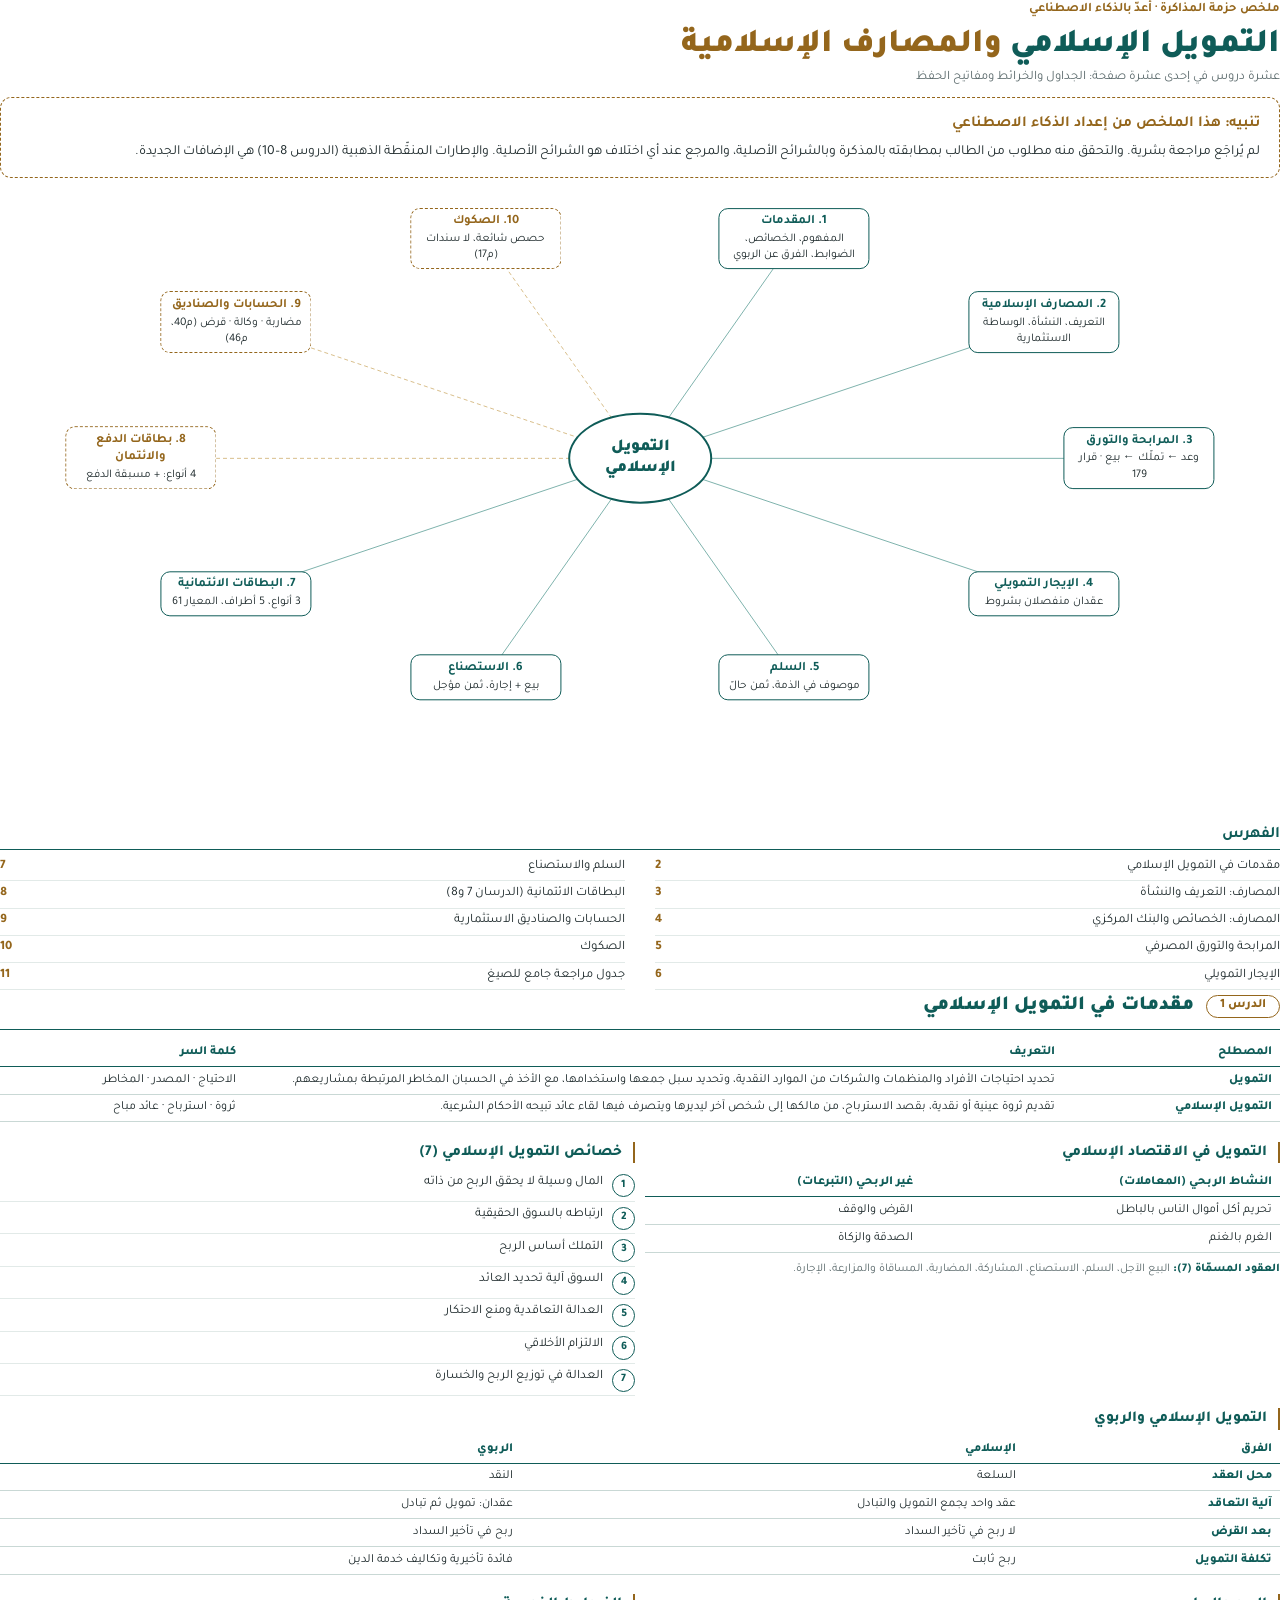
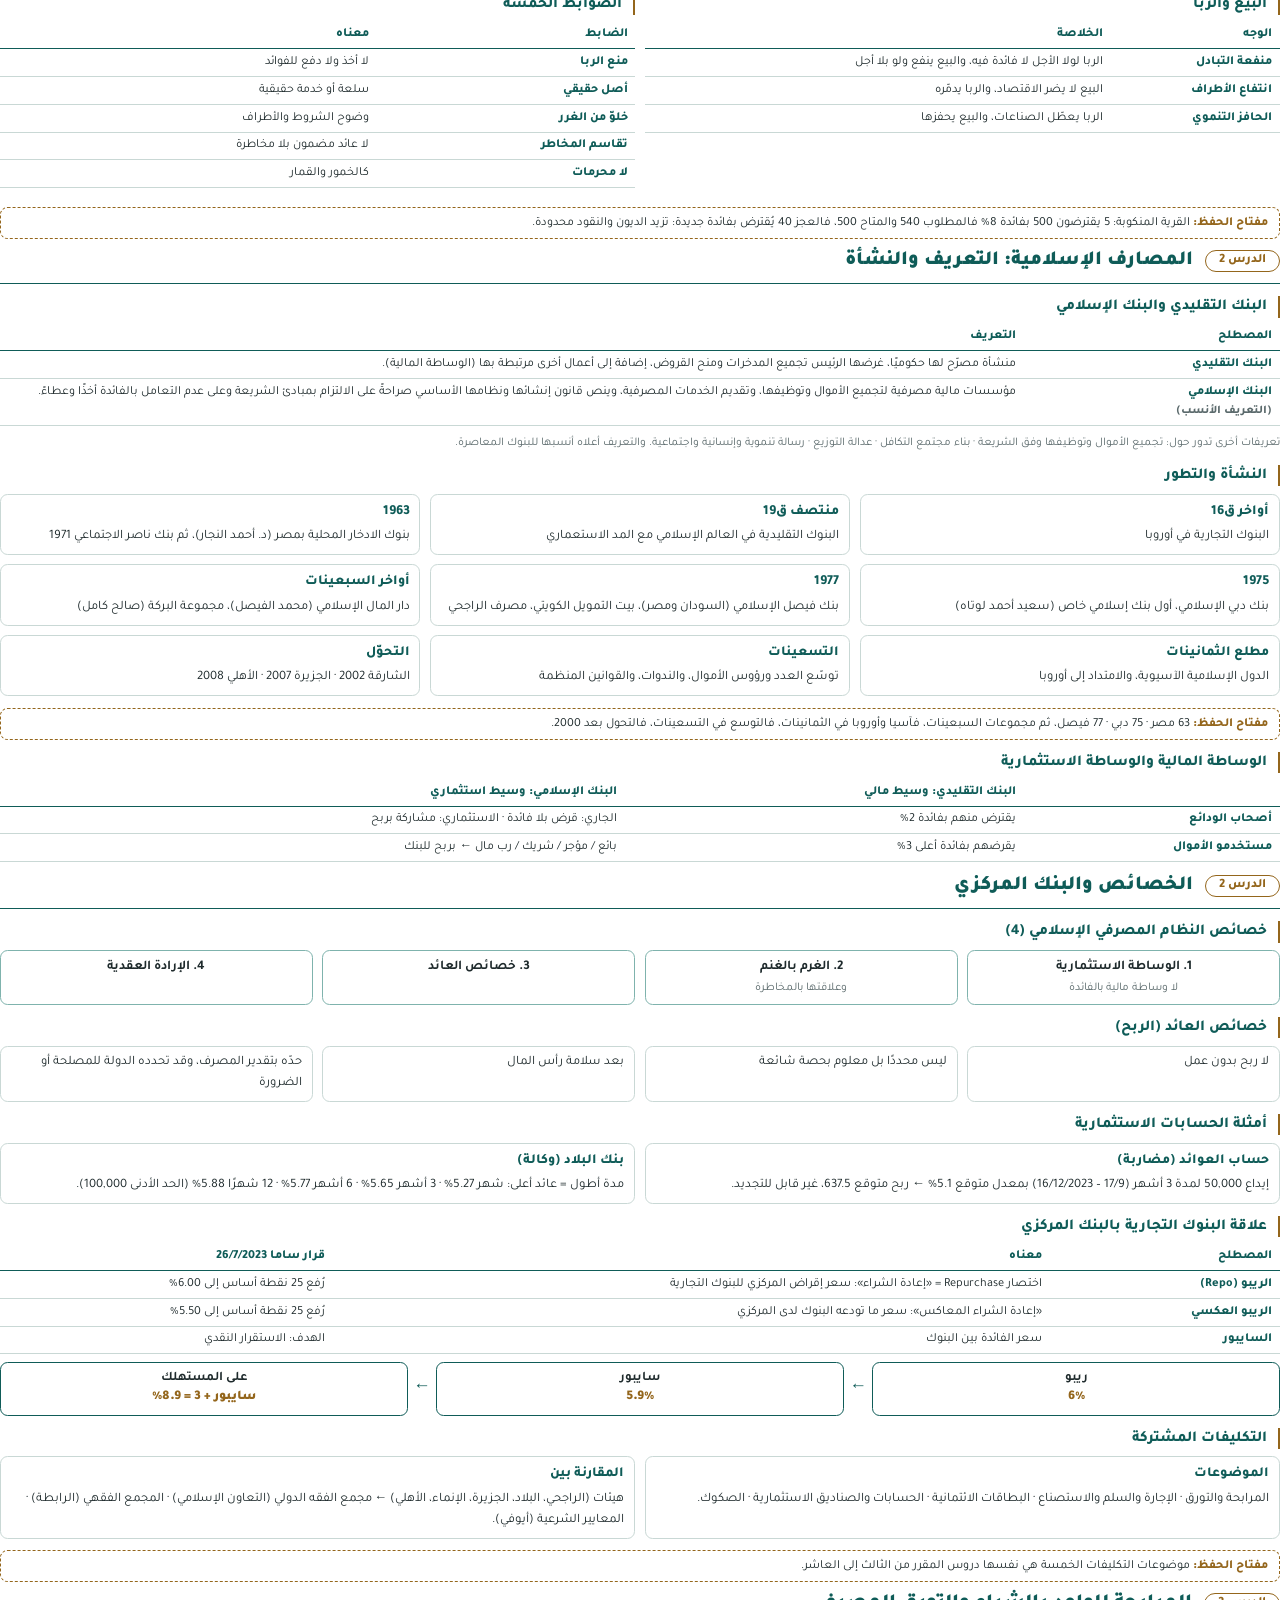
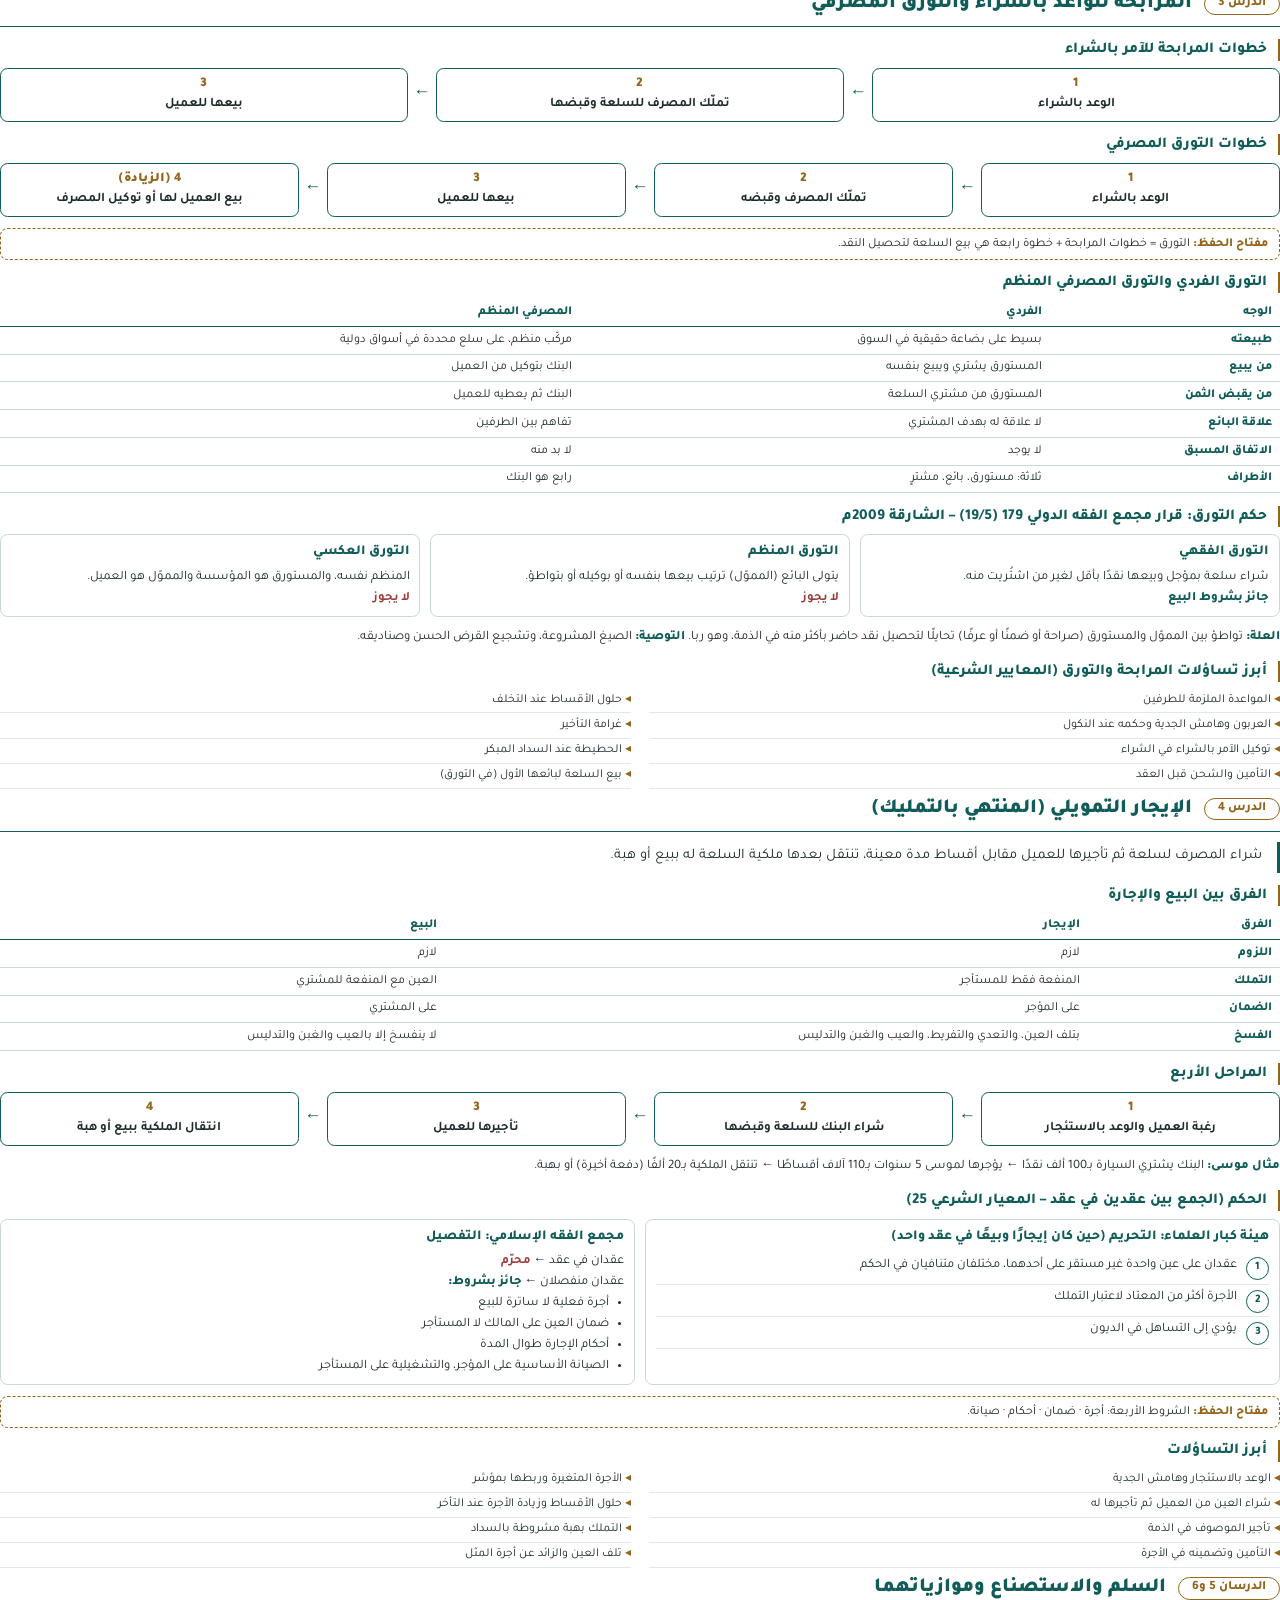
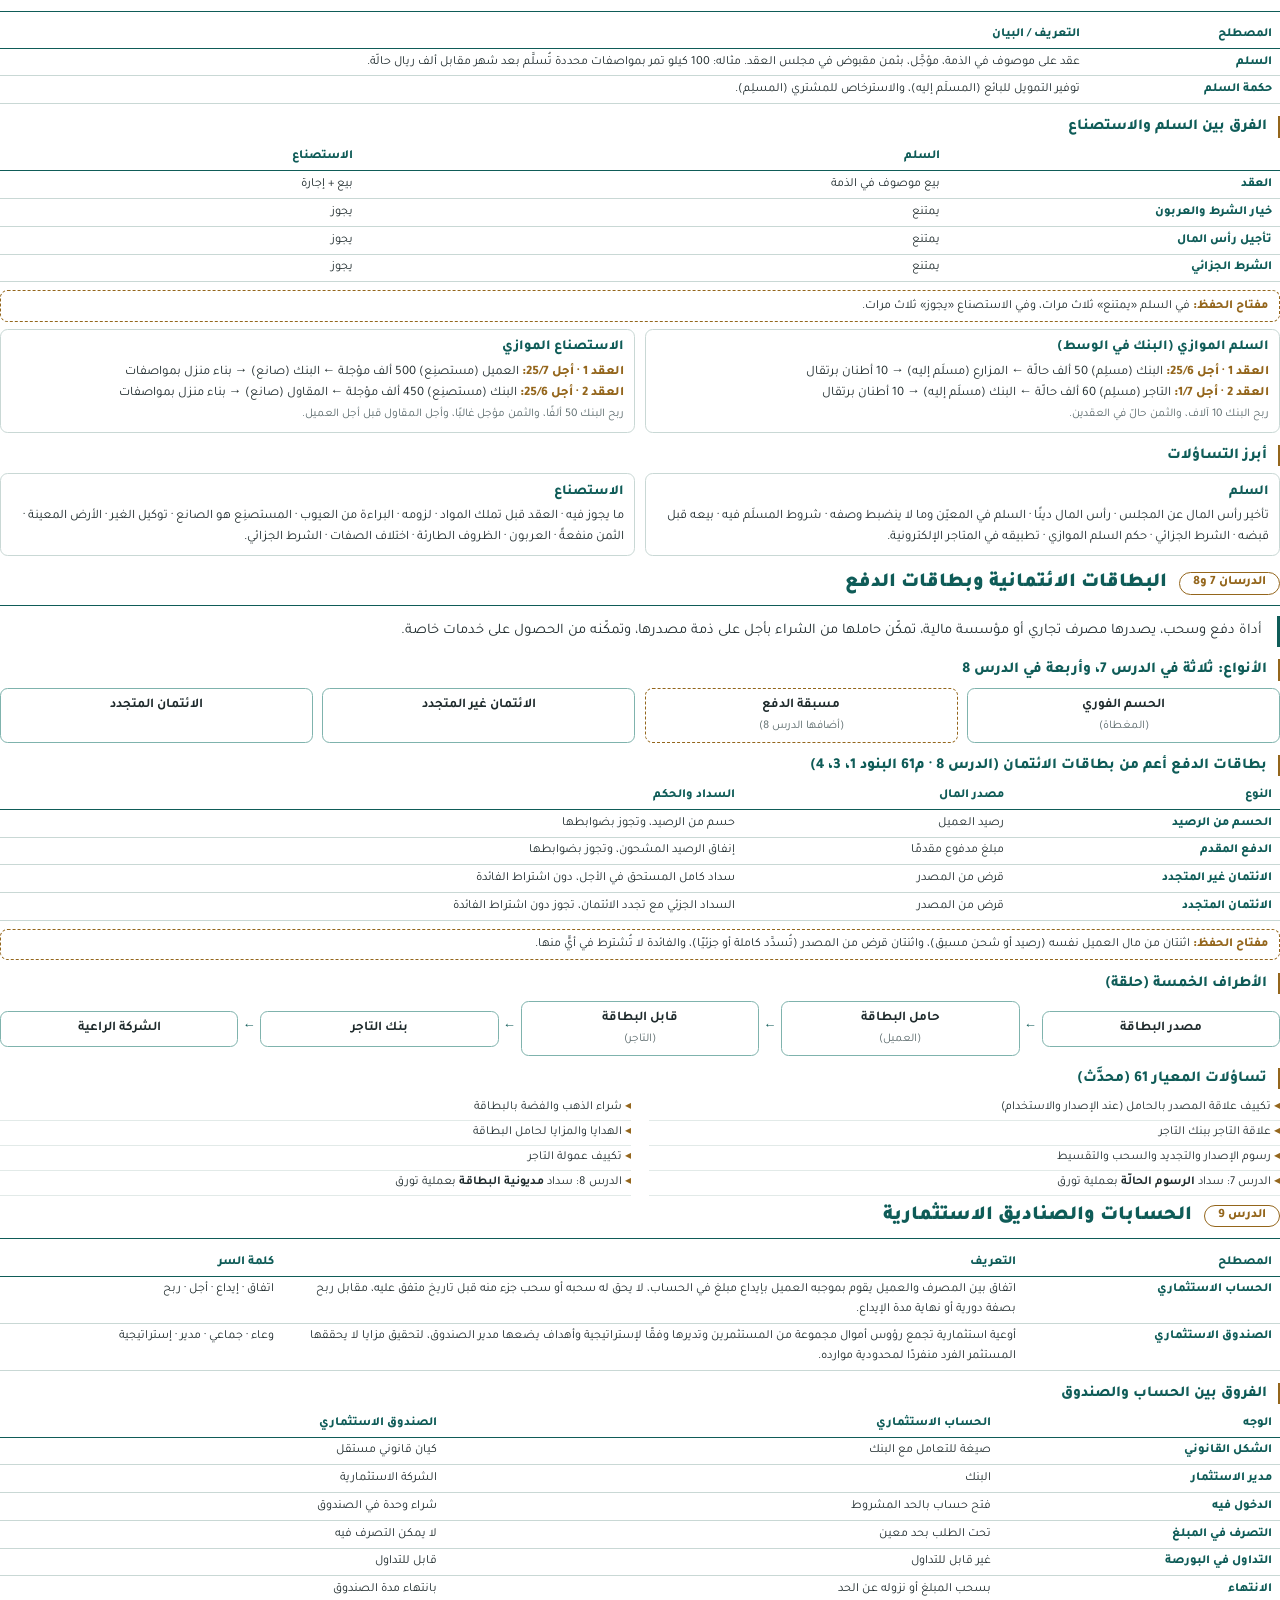
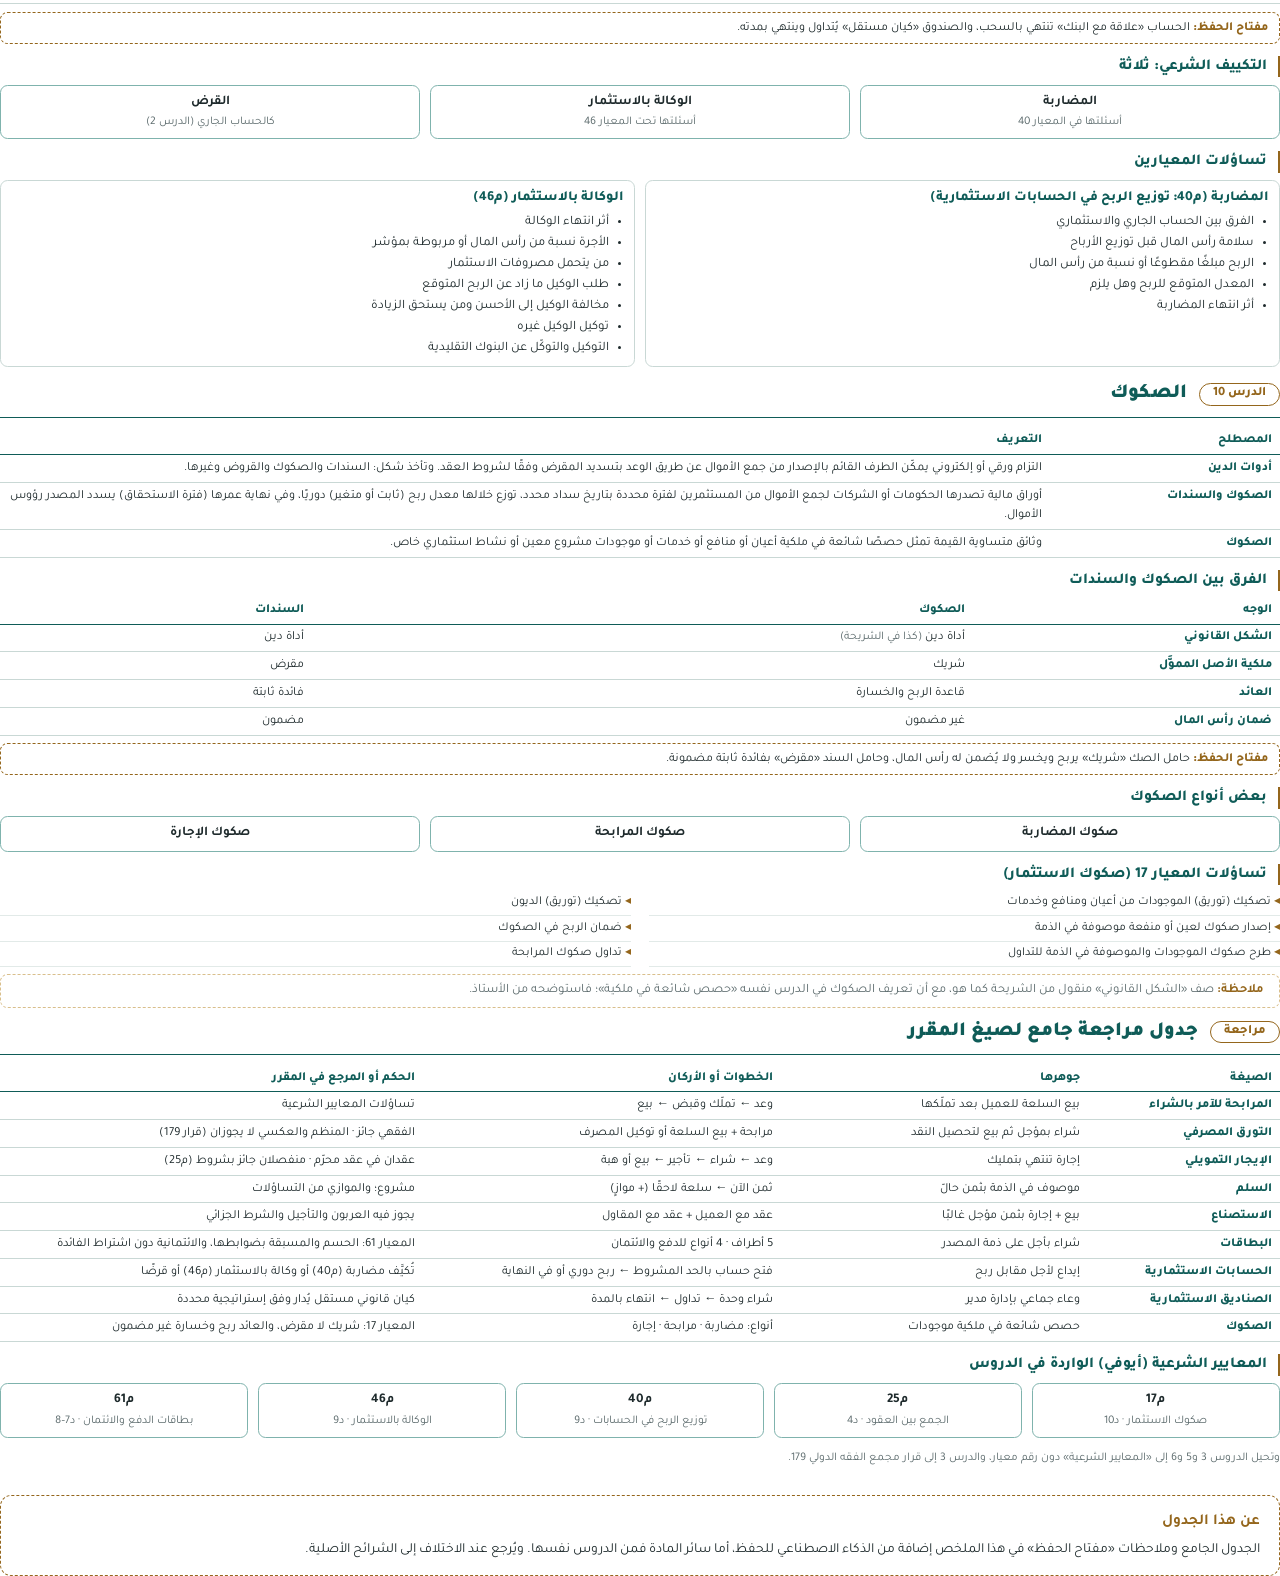
<file: files/src/summary.html>
<!DOCTYPE html>
<html lang="ar" dir="rtl">
<head>
<meta charset="utf-8">
<title>ملخص التمويل الإسلامي والمصارف الإسلامية</title>
<link rel="stylesheet" href="print.css">
<style>
html,body{font-size:9.7pt;line-height:1.62}
h3{margin:3.2mm 0 1.6mm;font-size:11.4pt}
table.t{font-size:9.3pt;margin:1.4mm 0 2mm}
table.t th,table.t td{padding:1mm 2mm}
.box{padding:1.6mm 2.6mm}
.sheet-head{display:flex;align-items:center;gap:3mm;border-bottom:1.4pt solid var(--teal);padding-bottom:1.6mm;margin-bottom:2.5mm}
.sheet-head .chip{border:1pt solid var(--gold);color:var(--gold);border-radius:99px;padding:0 3.5mm;font-weight:800;font-size:9.6pt;flex:none}
.sheet-head h2{margin:0;font-size:15pt;font-weight:900;color:var(--teal)}
.key{border:.9pt dashed var(--gold);border-radius:2mm;padding:1.3mm 3mm;margin:1.6mm 0;font-size:9.3pt}
.key::before{content:"مفتاح الحفظ: ";color:var(--gold);font-weight:800}
.mini{font-size:8.8pt;color:var(--mute)}
.qgrid{display:grid;grid-template-columns:1fr 1fr;gap:0 5mm;margin:1mm 0;padding:0;list-style:none}
.qgrid li{border-bottom:.4pt solid var(--hair);padding:.6mm 0 .6mm 0;font-size:9.1pt;break-inside:avoid}
.qgrid li::before{content:"◂ ";color:var(--gold)}
/* الغلاف */
.scover{height:262mm;display:flex;flex-direction:column}
.scover .kicker{color:var(--gold);font-weight:700;margin:0}
.scover h1{font-size:25pt;font-weight:900;color:var(--teal);margin:1mm 0 0;line-height:1.3}
.scover h1 span{color:var(--gold)}
.scover .lead{color:var(--mute);margin:0 0 2mm}
.map{position:relative;height:142mm;margin:3mm 0}
.map svg{position:absolute;inset:0;width:100%;height:100%}
.map .node{position:absolute;transform:translate(-50%,-50%);width:40mm;border:.9pt solid var(--teal);border-radius:2.5mm;padding:1.2mm 2mm;background:#fff;text-align:center;font-size:8.8pt;line-height:1.4}
.map .node b{display:block;color:var(--teal);font-size:9.6pt}
.map .node.new{border-color:var(--gold);border-style:dashed}
.map .node.new b{color:var(--gold)}
.map .center{position:absolute;left:50%;top:50%;transform:translate(-50%,-50%);width:38mm;border:1.6pt solid var(--teal);border-radius:50%;height:24mm;display:grid;place-items:center;text-align:center;font-weight:900;color:var(--teal);font-size:12.5pt;line-height:1.3;background:#fff}
.sindex{margin-top:auto}
.sindex h2{font-size:12pt;color:var(--teal);margin:0 0 1mm;border-bottom:1pt solid var(--teal)}
.sindex ol{list-style:none;margin:0;padding:0;columns:2;column-gap:8mm}
.sindex li{display:flex;justify-content:space-between;border-bottom:.4pt solid var(--hair);padding:.7mm 0;break-inside:avoid}
.sindex li span{color:var(--gold);font-weight:800}
</style>
</head>
<body>

<!-- ============ 1: الغلاف ============ -->
<section class="scover">
<p class="kicker">ملخص حزمة المذاكرة · أُعدّ بالذكاء الاصطناعي</p>
<h1>التمويل الإسلامي <span>والمصارف الإسلامية</span></h1>
<p class="lead">عشرة دروس في إحدى عشرة صفحة: الجداول والخرائط ومفاتيح الحفظ</p>
<div class="ai-box" style="margin:0"><strong>تنبيه: هذا الملخص من إعداد الذكاء الاصطناعي</strong>
لم يُراجَع مراجعة بشرية. والتحقق منه مطلوب من الطالب بمطابقته بالمذكرة وبالشرائح الأصلية، والمرجع عند أي اختلاف هو الشرائح الأصلية. والإطارات المنقّطة الذهبية (الدروس 8–10) هي الإضافات الجديدة.</div>
<div class="map" id="map">
<svg id="lines" viewBox="0 0 100 100" preserveAspectRatio="none"></svg>
<div class="center">التمويل<br>الإسلامي</div>
</div>
<div class="sindex"><h2>الفهرس</h2>
<ol>
<li>مقدمات في التمويل الإسلامي<span>2</span></li>
<li>المصارف: التعريف والنشأة<span>3</span></li>
<li>المصارف: الخصائص والبنك المركزي<span>4</span></li>
<li>المرابحة والتورق المصرفي<span>5</span></li>
<li>الإيجار التمويلي<span>6</span></li>
<li>السلم والاستصناع<span>7</span></li>
<li>البطاقات الائتمانية (الدرسان 7 و8)<span>8</span></li>
<li>الحسابات والصناديق الاستثمارية<span>9</span></li>
<li>الصكوك<span>10</span></li>
<li>جدول مراجعة جامع للصيغ<span>11</span></li>
</ol></div>
</section>
<script>
const N=[
 ["1. المقدمات","المفهوم، الخصائص، الضوابط، الفرق عن الربوي"],
 ["2. المصارف الإسلامية","التعريف، النشأة، الوساطة الاستثمارية"],
 ["3. المرابحة والتورق","وعد ← تملّك ← بيع · قرار 179"],
 ["4. الإيجار التمويلي","عقدان منفصلان بشروط"],
 ["5. السلم","موصوف في الذمة، ثمن حالّ"],
 ["6. الاستصناع","بيع + إجارة، ثمن مؤجل"],
 ["7. البطاقات الائتمانية","3 أنواع، 5 أطراف، المعيار 61"],
 ["8. بطاقات الدفع والائتمان","4 أنواع: + مسبقة الدفع",1],
 ["9. الحسابات والصناديق","مضاربة · وكالة · قرض (م40، م46)",1],
 ["10. الصكوك","حصص شائعة، لا سندات (م17)",1]];
const m=document.getElementById('map');
let L='';N.forEach((n,i)=>{const a=-Math.PI/2+(i+.5)*2*Math.PI/N.length;const x=50+39*Math.cos(a),y=50+43*Math.sin(a);
 const d=document.createElement('div');d.className='node'+(n[2]?' new':'');d.style.left=x+'%';d.style.top=y+'%';d.innerHTML='<b>'+n[0]+'</b>'+n[1];m.appendChild(d);
 L+=`<line x1="50" y1="50" x2="${x}" y2="${y}" vector-effect="non-scaling-stroke" stroke="${n[2]?'#d9bf8c':'#7fb3ad'}" stroke-width="1" ${n[2]?'stroke-dasharray="4 3"':''}/>`});
document.getElementById('lines').innerHTML=L;
</script>

<!-- ============ 2: الدرس 1 ============ -->
<section class="page-break">
<div class="sheet-head"><span class="chip">الدرس 1</span><h2>مقدمات في التمويل الإسلامي</h2></div>
<table class="t">
<tr><th style="width:17%">المصطلح</th><th>التعريف</th><th style="width:19%">كلمة السر</th></tr>
<tr><td class="h">التمويل</td><td>تحديد احتياجات الأفراد والمنظمات والشركات من الموارد النقدية، وتحديد سبل جمعها واستخدامها، مع الأخذ في الحسبان المخاطر المرتبطة بمشاريعهم.</td><td>الاحتياج · المصدر · المخاطر</td></tr>
<tr><td class="h">التمويل الإسلامي</td><td>تقديم ثروة عينية أو نقدية، بقصد الاسترباح، من مالكها إلى شخص آخر ليديرها ويتصرف فيها لقاء عائد تبيحه الأحكام الشرعية.</td><td>ثروة · استرباح · عائد مباح</td></tr>
</table>
<div class="grid g2" style="align-items:start">
<div>
<h3>التمويل في الاقتصاد الإسلامي</h3>
<table class="t"><tr><th>النشاط الربحي (المعاملات)</th><th>غير الربحي (التبرعات)</th></tr>
<tr><td>تحريم أكل أموال الناس بالباطل</td><td>القرض والوقف</td></tr>
<tr><td>الغرم بالغنم</td><td>الصدقة والزكاة</td></tr></table>
<p class="mini"><b class="k">العقود المسمّاة (7):</b> البيع الآجل، السلم، الاستصناع، المشاركة، المضاربة، المساقاة والمزارعة، الإجارة.</p>
</div>
<div>
<h3>خصائص التمويل الإسلامي (7)</h3>
<ol class="nums" style="margin:0">
<li>المال وسيلة لا يحقق الربح من ذاته</li><li>ارتباطه بالسوق الحقيقية</li><li>التملك أساس الربح</li><li>السوق آلية تحديد العائد</li><li>العدالة التعاقدية ومنع الاحتكار</li><li>الالتزام الأخلاقي</li><li>العدالة في توزيع الربح والخسارة</li></ol>
</div></div>
<h3>التمويل الإسلامي والربوي</h3>
<table class="t"><tr><th style="width:20%">الفرق</th><th>الإسلامي</th><th>الربوي</th></tr>
<tr><td class="h">محل العقد</td><td>السلعة</td><td>النقد</td></tr>
<tr><td class="h">آلية التعاقد</td><td>عقد واحد يجمع التمويل والتبادل</td><td>عقدان: تمويل ثم تبادل</td></tr>
<tr><td class="h">بعد القرض</td><td>لا ربح في تأخير السداد</td><td>ربح في تأخير السداد</td></tr>
<tr><td class="h">تكلفة التمويل</td><td>ربح ثابت</td><td>فائدة تأخيرية وتكاليف خدمة الدين</td></tr></table>
<div class="grid g2" style="align-items:start">
<div><h3>البيع والربا</h3>
<table class="t"><tr><th>الوجه</th><th>الخلاصة</th></tr>
<tr><td class="h">منفعة التبادل</td><td>الربا لولا الأجل لا فائدة فيه، والبيع ينفع ولو بلا أجل</td></tr>
<tr><td class="h">انتفاع الأطراف</td><td>البيع لا يضر الاقتصاد، والربا يدمّره</td></tr>
<tr><td class="h">الحافز التنموي</td><td>الربا يعطّل الصناعات، والبيع يحفزها</td></tr></table></div>
<div><h3>الضوابط الخمسة</h3>
<table class="t"><tr><th>الضابط</th><th>معناه</th></tr>
<tr><td class="h">منع الربا</td><td>لا أخذ ولا دفع للفوائد</td></tr>
<tr><td class="h">أصل حقيقي</td><td>سلعة أو خدمة حقيقية</td></tr>
<tr><td class="h">خلوّ من الغرر</td><td>وضوح الشروط والأطراف</td></tr>
<tr><td class="h">تقاسم المخاطر</td><td>لا عائد مضمون بلا مخاطرة</td></tr>
<tr><td class="h">لا محرمات</td><td>كالخمور والقمار</td></tr></table></div></div>
<div class="key">القرية المنكوبة: 5 يقترضون 500 بفائدة 8% فالمطلوب 540 والمتاح 500، فالعجز 40 يُقترض بفائدة جديدة: تزيد الديون والنقود محدودة.</div>
</section>

<!-- ============ 3: الدرس 2 أ ============ -->
<section class="page-break">
<div class="sheet-head"><span class="chip">الدرس 2</span><h2>المصارف الإسلامية: التعريف والنشأة</h2></div>
<h3>البنك التقليدي والبنك الإسلامي</h3>
<table class="t"><tr><th style="width:20%">المصطلح</th><th>التعريف</th></tr>
<tr><td class="h">البنك التقليدي</td><td>منشأة مصرّح لها حكوميًا، غرضها الرئيس تجميع المدخرات ومنح القروض، إضافة إلى أعمال أخرى مرتبطة بها (الوساطة المالية).</td></tr>
<tr><td class="h">البنك الإسلامي<br><span class="mini">(التعريف الأنسب)</span></td><td>مؤسسات مالية مصرفية لتجميع الأموال وتوظيفها، وتقديم الخدمات المصرفية، وينص قانون إنشائها ونظامها الأساسي صراحةً على الالتزام بمبادئ الشريعة وعلى عدم التعامل بالفائدة أخذًا وعطاءً.</td></tr></table>
<p class="mini">تعريفات أخرى تدور حول: تجميع الأموال وتوظيفها وفق الشريعة · بناء مجتمع التكافل · عدالة التوزيع · رسالة تنموية وإنسانية واجتماعية. والتعريف أعلاه أنسبها للبنوك المعاصرة.</p>
<h3>النشأة والتطور</h3>
<div class="grid g3">
<div class="box"><h5>أواخر ق16</h5>البنوك التجارية في أوروبا</div>
<div class="box"><h5>منتصف ق19</h5>البنوك التقليدية في العالم الإسلامي مع المد الاستعماري</div>
<div class="box"><h5>1963</h5>بنوك الادخار المحلية بمصر (د. أحمد النجار)، ثم بنك ناصر الاجتماعي 1971</div>
<div class="box"><h5>1975</h5>بنك دبي الإسلامي، أول بنك إسلامي خاص (سعيد أحمد لوتاه)</div>
<div class="box"><h5>1977</h5>بنك فيصل الإسلامي (السودان ومصر)، بيت التمويل الكويتي، مصرف الراجحي</div>
<div class="box"><h5>أواخر السبعينات</h5>دار المال الإسلامي (محمد الفيصل)، مجموعة البركة (صالح كامل)</div>
<div class="box"><h5>مطلع الثمانينات</h5>الدول الإسلامية الآسيوية، والامتداد إلى أوروبا</div>
<div class="box"><h5>التسعينات</h5>توسّع العدد ورؤوس الأموال، والندوات، والقوانين المنظمة</div>
<div class="box"><h5>التحوّل</h5>الشارقة 2002 · الجزيرة 2007 · الأهلي 2008</div>
</div>
<div class="key">63 مصر · 75 دبي · 77 فيصل، ثم مجموعات السبعينات، فآسيا وأوروبا في الثمانينات، فالتوسع في التسعينات، فالتحول بعد 2000.</div>
<h3>الوساطة المالية والوساطة الاستثمارية</h3>
<table class="t"><tr><th style="width:20%"></th><th>البنك التقليدي: وسيط مالي</th><th>البنك الإسلامي: وسيط استثماري</th></tr>
<tr><td class="h">أصحاب الودائع</td><td>يقترض منهم بفائدة 2%</td><td>الجاري: قرض بلا فائدة · الاستثماري: مشاركة بربح</td></tr>
<tr><td class="h">مستخدمو الأموال</td><td>يقرضهم بفائدة أعلى 3%</td><td>بائع / مؤجر / شريك / رب مال ← بربح للبنك</td></tr></table>
</section>

<!-- ============ 4: الدرس 2 ب ============ -->
<section class="page-break">
<div class="sheet-head"><span class="chip">الدرس 2</span><h2>الخصائص والبنك المركزي</h2></div>
<h3>خصائص النظام المصرفي الإسلامي (4)</h3>
<div class="grid g4"><div class="pill">1. الوساطة الاستثمارية<small>لا وساطة مالية بالفائدة</small></div><div class="pill">2. الغرم بالغنم<small>وعلاقتها بالمخاطرة</small></div><div class="pill">3. خصائص العائد</div><div class="pill">4. الإرادة العقدية</div></div>
<h3>خصائص العائد (الربح)</h3>
<div class="grid g4"><div class="box">لا ربح بدون عمل</div><div class="box">ليس محددًا بل معلوم بحصة شائعة</div><div class="box">بعد سلامة رأس المال</div><div class="box">حدّه بتقدير المصرف، وقد تحدده الدولة للمصلحة أو الضرورة</div></div>
<h3>أمثلة الحسابات الاستثمارية</h3>
<div class="grid g2">
<div class="box"><h5>حساب العوائد (مضاربة)</h5>إيداع 50,000 لمدة 3 أشهر (17/9 – 16/12/2023) بمعدل متوقع 5.1% ← ربح متوقع 637.5، غير قابل للتجديد.</div>
<div class="box"><h5>بنك البلاد (وكالة)</h5>مدة أطول = عائد أعلى: شهر 5.27% · 3 أشهر 5.65% · 6 أشهر 5.77% · 12 شهرًا 5.88% (الحد الأدنى 100,000).</div></div>
<h3>علاقة البنوك التجارية بالبنك المركزي</h3>
<table class="t"><tr><th style="width:18%">المصطلح</th><th>معناه</th><th style="width:26%">قرار ساما 26/7/2023</th></tr>
<tr><td class="h">الريبو (Repo)</td><td>اختصار Repurchase = «إعادة الشراء»: سعر إقراض المركزي للبنوك التجارية</td><td>رُفع 25 نقطة أساس إلى 6.00%</td></tr>
<tr><td class="h">الريبو العكسي</td><td>«إعادة الشراء المعاكس»: سعر ما تودعه البنوك لدى المركزي</td><td>رُفع 25 نقطة أساس إلى 5.50%</td></tr>
<tr><td class="h">السايبور</td><td>سعر الفائدة بين البنوك</td><td>الهدف: الاستقرار النقدي</td></tr></table>
<div class="flow"><div class="st">ريبو<i>6%</i></div><span class="ar">←</span><div class="st">سايبور<i>5.9%</i></div><span class="ar">←</span><div class="st">على المستهلك<i>سايبور + 3 = 8.9%</i></div></div>
<h3>التكليفات المشتركة</h3>
<div class="grid g2">
<div class="box"><h5>الموضوعات</h5>المرابحة والتورق · الإجارة والسلم والاستصناع · البطاقات الائتمانية · الحسابات والصناديق الاستثمارية · الصكوك.</div>
<div class="box"><h5>المقارنة بين</h5>هيئات (الراجحي، البلاد، الجزيرة، الإنماء، الأهلي) ← مجمع الفقه الدولي (التعاون الإسلامي) · المجمع الفقهي (الرابطة) · المعايير الشرعية (أيوفي).</div></div>
<div class="key">موضوعات التكليفات الخمسة هي نفسها دروس المقرر من الثالث إلى العاشر.</div>
</section>

<!-- ============ 5: الدرس 3 ============ -->
<section class="page-break">
<div class="sheet-head"><span class="chip">الدرس 3</span><h2>المرابحة للواعد بالشراء والتورق المصرفي</h2></div>
<h3>خطوات المرابحة للآمر بالشراء</h3>
<div class="flow"><div class="st"><i>1</i>الوعد بالشراء</div><span class="ar">←</span><div class="st"><i>2</i>تملّك المصرف للسلعة وقبضها</div><span class="ar">←</span><div class="st"><i>3</i>بيعها للعميل</div></div>
<h3>خطوات التورق المصرفي</h3>
<div class="flow"><div class="st"><i>1</i>الوعد بالشراء</div><span class="ar">←</span><div class="st"><i>2</i>تملّك المصرف وقبضه</div><span class="ar">←</span><div class="st"><i>3</i>بيعها للعميل</div><span class="ar">←</span><div class="st"><i>4 (الزيادة)</i>بيع العميل لها أو توكيل المصرف</div></div>
<div class="key">التورق = خطوات المرابحة + خطوة رابعة هي بيع السلعة لتحصيل النقد.</div>
<h3>التورق الفردي والتورق المصرفي المنظم</h3>
<table class="t"><tr><th style="width:18%">الوجه</th><th>الفردي</th><th>المصرفي المنظم</th></tr>
<tr><td class="h">طبيعته</td><td>بسيط على بضاعة حقيقية في السوق</td><td>مركّب منظم، على سلع محددة في أسواق دولية</td></tr>
<tr><td class="h">من يبيع</td><td>المستورق يشتري ويبيع بنفسه</td><td>البنك بتوكيل من العميل</td></tr>
<tr><td class="h">من يقبض الثمن</td><td>المستورق من مشتري السلعة</td><td>البنك ثم يعطيه للعميل</td></tr>
<tr><td class="h">علاقة البائع</td><td>لا علاقة له بهدف المشتري</td><td>تفاهم بين الطرفين</td></tr>
<tr><td class="h">الاتفاق المسبق</td><td>لا يوجد</td><td>لا بد منه</td></tr>
<tr><td class="h">الأطراف</td><td>ثلاثة: مستورق، بائع، مشترٍ</td><td>رابع هو البنك</td></tr></table>
<h3>حكم التورق: قرار مجمع الفقه الدولي 179 (19/5) – الشارقة 2009م</h3>
<div class="grid g3">
<div class="box"><h5>التورق الفقهي</h5>شراء سلعة بمؤجل وبيعها نقدًا بأقل لغير من اشتُريت منه.<br><b class="k">جائز بشروط البيع</b></div>
<div class="box"><h5>التورق المنظم</h5>يتولى البائع (المموّل) ترتيب بيعها بنفسه أو بوكيله أو بتواطؤ.<br><b style="color:var(--rose)">لا يجوز</b></div>
<div class="box"><h5>التورق العكسي</h5>المنظم نفسه، والمستورق هو المؤسسة والمموّل هو العميل.<br><b style="color:var(--rose)">لا يجوز</b></div></div>
<p><b class="k">العلة:</b> تواطؤ بين المموّل والمستورق (صراحة أو ضمنًا أو عرفًا) تحايلًا لتحصيل نقد حاضر بأكثر منه في الذمة، وهو ربا. <b class="k">التوصية:</b> الصيغ المشروعة، وتشجيع القرض الحسن وصناديقه.</p>
<h3>أبرز تساؤلات المرابحة والتورق (المعايير الشرعية)</h3>
<ul class="qgrid"><li>المواعدة الملزمة للطرفين</li><li>حلول الأقساط عند التخلف</li><li>العربون وهامش الجدية وحكمه عند النكول</li><li>غرامة التأخير</li><li>توكيل الآمر بالشراء في الشراء</li><li>الحطيطة عند السداد المبكر</li><li>التأمين والشحن قبل العقد</li><li>بيع السلعة لبائعها الأول (في التورق)</li></ul>
</section>

<!-- ============ 6: الدرس 4 ============ -->
<section class="page-break">
<div class="sheet-head"><span class="chip">الدرس 4</span><h2>الإيجار التمويلي (المنتهي بالتمليك)</h2></div>
<div class="def">شراء المصرف لسلعة ثم تأجيرها للعميل مقابل أقساط مدة معينة، تنتقل بعدها ملكية السلعة له ببيع أو هبة.</div>
<h3>الفرق بين البيع والإجارة</h3>
<table class="t"><tr><th style="width:15%">الفرق</th><th>الإيجار</th><th>البيع</th></tr>
<tr><td class="h">اللزوم</td><td>لازم</td><td>لازم</td></tr>
<tr><td class="h">التملك</td><td>المنفعة فقط للمستأجر</td><td>العين مع المنفعة للمشتري</td></tr>
<tr><td class="h">الضمان</td><td>على المؤجر</td><td>على المشتري</td></tr>
<tr><td class="h">الفسخ</td><td>بتلف العين، والتعدي والتفريط، والعيب والغبن والتدليس</td><td>لا ينفسخ إلا بالعيب والغبن والتدليس</td></tr></table>
<h3>المراحل الأربع</h3>
<div class="flow"><div class="st"><i>1</i>رغبة العميل والوعد بالاستئجار</div><span class="ar">←</span><div class="st"><i>2</i>شراء البنك للسلعة وقبضها</div><span class="ar">←</span><div class="st"><i>3</i>تأجيرها للعميل</div><span class="ar">←</span><div class="st"><i>4</i>انتقال الملكية ببيع أو هبة</div></div>
<p><b class="k">مثال موسى:</b> البنك يشتري السيارة بـ100 ألف نقدًا ← يؤجرها لموسى 5 سنوات بـ110 آلاف أقساطًا ← تنتقل الملكية بـ20 ألفًا (دفعة أخيرة) أو بهبة.</p>
<h3>الحكم (الجمع بين عقدين في عقد – المعيار الشرعي 25)</h3>
<div class="grid g2">
<div class="box"><h5>هيئة كبار العلماء: التحريم (حين كان إيجارًا وبيعًا في عقد واحد)</h5>
<ol class="nums" style="margin:0"><li>عقدان على عين واحدة غير مستقر على أحدهما، مختلفان متنافيان في الحكم</li><li>الأجرة أكثر من المعتاد لاعتبار التملك</li><li>يؤدي إلى التساهل في الديون</li></ol></div>
<div class="box"><h5>مجمع الفقه الإسلامي: التفصيل</h5>
عقدان في عقد ← <b style="color:var(--rose)">محرّم</b><br>عقدان منفصلان ← <b class="k">جائز بشروط:</b>
<ul><li>أجرة فعلية لا ساترة للبيع</li><li>ضمان العين على المالك لا المستأجر</li><li>أحكام الإجارة طوال المدة</li><li>الصيانة الأساسية على المؤجر، والتشغيلية على المستأجر</li></ul></div></div>
<div class="key">الشروط الأربعة: أجرة · ضمان · أحكام · صيانة.</div>
<h3>أبرز التساؤلات</h3>
<ul class="qgrid"><li>الوعد بالاستئجار وهامش الجدية</li><li>الأجرة المتغيرة وربطها بمؤشر</li><li>شراء العين من العميل ثم تأجيرها له</li><li>حلول الأقساط وزيادة الأجرة عند التأخر</li><li>تأجير الموصوف في الذمة</li><li>التملك بهبة مشروطة بالسداد</li><li>التأمين وتضمينه في الأجرة</li><li>تلف العين والزائد عن أجرة المثل</li></ul>
</section>

<!-- ============ 7: الدرسان 5 و6 ============ -->
<section class="page-break">
<div class="sheet-head"><span class="chip">الدرسان 5 و6</span><h2>السلم والاستصناع وموازياتهما</h2></div>
<table class="t"><tr><th style="width:15%">المصطلح</th><th>التعريف / البيان</th></tr>
<tr><td class="h">السلم</td><td>عقد على موصوف في الذمة، مؤجَّل، بثمن مقبوض في مجلس العقد. مثاله: 100 كيلو تمر بمواصفات محددة تُسلَّم بعد شهر مقابل ألف ريال حالّة.</td></tr>
<tr><td class="h">حكمة السلم</td><td>توفير التمويل للبائع (المسلَم إليه)، والاسترخاص للمشتري (المسلِم).</td></tr></table>
<h3>الفرق بين السلم والاستصناع</h3>
<table class="t"><tr><th style="width:26%"></th><th>السلم</th><th>الاستصناع</th></tr>
<tr><td class="h">العقد</td><td>بيع موصوف في الذمة</td><td>بيع + إجارة</td></tr>
<tr><td class="h">خيار الشرط والعربون</td><td>يمتنع</td><td>يجوز</td></tr>
<tr><td class="h">تأجيل رأس المال</td><td>يمتنع</td><td>يجوز</td></tr>
<tr><td class="h">الشرط الجزائي</td><td>يمتنع</td><td>يجوز</td></tr></table>
<div class="key">في السلم «يمتنع» ثلاث مرات، وفي الاستصناع «يجوز» ثلاث مرات.</div>
<div class="grid g2">
<div class="box"><h5>السلم الموازي (البنك في الوسط)</h5>
<b class="g">العقد 1 · أجل 25/6:</b> البنك (مسلِم) 50 ألف حالّة ← المزارع (مسلَم إليه) → 10 أطنان برتقال<br>
<b class="g">العقد 2 · أجل 1/7:</b> التاجر (مسلِم) 60 ألف حالّة ← البنك (مسلَم إليه) → 10 أطنان برتقال<br>
<span class="mini">ربح البنك 10 آلاف، والثمن حالّ في العقدين.</span></div>
<div class="box"><h5>الاستصناع الموازي</h5>
<b class="g">العقد 1 · أجل 25/7:</b> العميل (مستصنِع) 500 ألف مؤجلة ← البنك (صانع) → بناء منزل بمواصفات<br>
<b class="g">العقد 2 · أجل 25/6:</b> البنك (مستصنِع) 450 ألف مؤجلة ← المقاول (صانع) → بناء منزل بمواصفات<br>
<span class="mini">ربح البنك 50 ألفًا، والثمن مؤجل غالبًا، وأجل المقاول قبل أجل العميل.</span></div></div>
<h3>أبرز التساؤلات</h3>
<div class="grid g2">
<div class="box"><h5>السلم</h5>تأخير رأس المال عن المجلس · رأس المال دينًا · السلم في المعيّن وما لا ينضبط وصفه · شروط المسلَم فيه · بيعه قبل قبضه · الشرط الجزائي · حكم السلم الموازي · تطبيقه في المتاجر الإلكترونية.</div>
<div class="box"><h5>الاستصناع</h5>ما يجوز فيه · العقد قبل تملك المواد · لزومه · البراءة من العيوب · المستصنِع هو الصانع · توكيل الغير · الأرض المعينة · الثمن منفعةً · العربون · الظروف الطارئة · اختلاف الصفات · الشرط الجزائي.</div></div>
</section>

<!-- ============ 8: الدرسان 7 و8 ============ -->
<section class="page-break">
<div class="sheet-head"><span class="chip">الدرسان 7 و8</span><h2>البطاقات الائتمانية وبطاقات الدفع</h2></div>
<div class="def">أداة دفع وسحب، يصدرها مصرف تجاري أو مؤسسة مالية، تمكّن حاملها من الشراء بأجل على ذمة مصدرها، وتمكّنه من الحصول على خدمات خاصة.</div>
<h3>الأنواع: ثلاثة في الدرس 7، وأربعة في الدرس 8</h3>
<div class="grid g4"><div class="pill">الحسم الفوري<small>(المغطاة)</small></div><div class="pill" style="border-style:dashed;border-color:var(--gold)">مسبقة الدفع<small>(أضافها الدرس 8)</small></div><div class="pill">الائتمان غير المتجدد</div><div class="pill">الائتمان المتجدد</div></div>
<h3>بطاقات الدفع أعم من بطاقات الائتمان (الدرس 8 · م61 البنود 1، 3، 4)</h3>
<table class="t"><tr><th style="width:21%">النوع</th><th style="width:21%">مصدر المال</th><th>السداد والحكم</th></tr>
<tr><td class="h">الحسم من الرصيد</td><td>رصيد العميل</td><td>حسم من الرصيد، وتجوز بضوابطها</td></tr>
<tr><td class="h">الدفع المقدم</td><td>مبلغ مدفوع مقدمًا</td><td>إنفاق الرصيد المشحون، وتجوز بضوابطها</td></tr>
<tr><td class="h">الائتمان غير المتجدد</td><td>قرض من المصدر</td><td>سداد كامل المستحق في الأجل، دون اشتراط الفائدة</td></tr>
<tr><td class="h">الائتمان المتجدد</td><td>قرض من المصدر</td><td>السداد الجزئي مع تجدد الائتمان، تجوز دون اشتراط الفائدة</td></tr></table>
<div class="key">اثنتان من مال العميل نفسه (رصيد أو شحن مسبق)، واثنتان قرض من المصدر (تُسدَّد كاملة أو جزئيًا)، والفائدة لا تُشترط في أيٍّ منها.</div>
<h3>الأطراف الخمسة (حلقة)</h3>
<div class="parties"><div class="pill">مصدر البطاقة</div><span class="ar">←</span><div class="pill">حامل البطاقة<small>(العميل)</small></div><span class="ar">←</span><div class="pill">قابل البطاقة<small>(التاجر)</small></div><span class="ar">←</span><div class="pill">بنك التاجر</div><span class="ar">←</span><div class="pill">الشركة الراعية</div></div>
<h3>تساؤلات المعيار 61 (محدَّث)</h3>
<ul class="qgrid"><li>تكييف علاقة المصدر بالحامل (عند الإصدار والاستخدام)</li><li>شراء الذهب والفضة بالبطاقة</li><li>علاقة التاجر ببنك التاجر</li><li>الهدايا والمزايا لحامل البطاقة</li><li>رسوم الإصدار والتجديد والسحب والتقسيط</li><li>تكييف عمولة التاجر</li><li>الدرس 7: سداد <b>الرسوم الحالّة</b> بعملية تورق</li><li>الدرس 8: سداد <b>مديونية البطاقة</b> بعملية تورق</li></ul>
</section>

<!-- ============ 9: الدرس 9 ============ -->
<section class="page-break">
<div class="sheet-head"><span class="chip">الدرس 9</span><h2>الحسابات والصناديق الاستثمارية</h2></div>
<table class="t"><tr><th style="width:20%">المصطلح</th><th>التعريف</th><th style="width:22%">كلمة السر</th></tr>
<tr><td class="h">الحساب الاستثماري</td><td>اتفاق بين المصرف والعميل يقوم بموجبه العميل بإيداع مبلغ في الحساب، لا يحق له سحبه أو سحب جزء منه قبل تاريخ متفق عليه، مقابل ربح بصفة دورية أو نهاية مدة الإيداع.</td><td>اتفاق · إيداع · أجل · ربح</td></tr>
<tr><td class="h">الصندوق الاستثماري</td><td>أوعية استثمارية تجمع رؤوس أموال مجموعة من المستثمرين وتديرها وفقًا لإستراتيجية وأهداف يضعها مدير الصندوق، لتحقيق مزايا لا يحققها المستثمر الفرد منفردًا لمحدودية موارده.</td><td>وعاء · جماعي · مدير · إستراتيجية</td></tr></table>
<h3>الفروق بين الحساب والصندوق</h3>
<table class="t"><tr><th style="width:22%">الوجه</th><th>الحساب الاستثماري</th><th>الصندوق الاستثماري</th></tr>
<tr><td class="h">الشكل القانوني</td><td>صيغة للتعامل مع البنك</td><td>كيان قانوني مستقل</td></tr>
<tr><td class="h">مدير الاستثمار</td><td>البنك</td><td>الشركة الاستثمارية</td></tr>
<tr><td class="h">الدخول فيه</td><td>فتح حساب بالحد المشروط</td><td>شراء وحدة في الصندوق</td></tr>
<tr><td class="h">التصرف في المبلغ</td><td>تحت الطلب بحد معين</td><td>لا يمكن التصرف فيه</td></tr>
<tr><td class="h">التداول في البورصة</td><td>غير قابل للتداول</td><td>قابل للتداول</td></tr>
<tr><td class="h">الانتهاء</td><td>بسحب المبلغ أو نزوله عن الحد</td><td>بانتهاء مدة الصندوق</td></tr></table>
<div class="key">الحساب «علاقة مع البنك» تنتهي بالسحب، والصندوق «كيان مستقل» يُتداول وينتهي بمدته.</div>
<h3>التكييف الشرعي: ثلاثة</h3>
<div class="grid g3"><div class="pill">المضاربة<small>أسئلتها في المعيار 40</small></div><div class="pill">الوكالة بالاستثمار<small>أسئلتها تحت المعيار 46</small></div><div class="pill">القرض<small>كالحساب الجاري (الدرس 2)</small></div></div>
<h3>تساؤلات المعيارين</h3>
<div class="grid g2">
<div class="box"><h5>المضاربة (م40: توزيع الربح في الحسابات الاستثمارية)</h5><ul><li>الفرق بين الحساب الجاري والاستثماري</li><li>سلامة رأس المال قبل توزيع الأرباح</li><li>الربح مبلغًا مقطوعًا أو نسبة من رأس المال</li><li>المعدل المتوقع للربح وهل يلزم</li><li>أثر انتهاء المضاربة</li></ul></div>
<div class="box"><h5>الوكالة بالاستثمار (م46)</h5><ul><li>أثر انتهاء الوكالة</li><li>الأجرة نسبة من رأس المال أو مربوطة بمؤشر</li><li>من يتحمل مصروفات الاستثمار</li><li>طلب الوكيل ما زاد عن الربح المتوقع</li><li>مخالفة الوكيل إلى الأحسن ومن يستحق الزيادة</li><li>توكيل الوكيل غيره</li><li>التوكيل والتوكّل عن البنوك التقليدية</li></ul></div></div>
</section>

<!-- ============ 10: الدرس 10 ============ -->
<section class="page-break">
<div class="sheet-head"><span class="chip">الدرس 10</span><h2>الصكوك</h2></div>
<table class="t"><tr><th style="width:18%">المصطلح</th><th>التعريف</th></tr>
<tr><td class="h">أدوات الدين</td><td>التزام ورقي أو إلكتروني يمكّن الطرف القائم بالإصدار من جمع الأموال عن طريق الوعد بتسديد المقرض وفقًا لشروط العقد. وتأخذ شكل: السندات والصكوك والقروض وغيرها.</td></tr>
<tr><td class="h">الصكوك والسندات</td><td>أوراق مالية تصدرها الحكومات أو الشركات لجمع الأموال من المستثمرين لفترة محددة بتاريخ سداد محدد، توزع خلالها معدل ربح (ثابت أو متغير) دوريًا، وفي نهاية عمرها (فترة الاستحقاق) يسدد المصدر رؤوس الأموال.</td></tr>
<tr><td class="h">الصكوك</td><td>وثائق متساوية القيمة تمثل حصصًا شائعة في ملكية أعيان أو منافع أو خدمات أو موجودات مشروع معين أو نشاط استثماري خاص.</td></tr></table>
<h3>الفرق بين الصكوك والسندات</h3>
<table class="t"><tr><th style="width:24%">الوجه</th><th>الصكوك</th><th>السندات</th></tr>
<tr><td class="h">الشكل القانوني</td><td>أداة دين <span class="mini">(كذا في الشريحة)</span></td><td>أداة دين</td></tr>
<tr><td class="h">ملكية الأصل المموَّل</td><td>شريك</td><td>مقرض</td></tr>
<tr><td class="h">العائد</td><td>قاعدة الربح والخسارة</td><td>فائدة ثابتة</td></tr>
<tr><td class="h">ضمان رأس المال</td><td>غير مضمون</td><td>مضمون</td></tr></table>
<div class="key">حامل الصك «شريك» يربح ويخسر ولا يُضمن له رأس المال، وحامل السند «مقرض» بفائدة ثابتة مضمونة.</div>
<h3>بعض أنواع الصكوك</h3>
<div class="grid g3"><div class="pill">صكوك المضاربة</div><div class="pill">صكوك المرابحة</div><div class="pill">صكوك الإجارة</div></div>
<h3>تساؤلات المعيار 17 (صكوك الاستثمار)</h3>
<ul class="qgrid"><li>تصكيك (توريق) الموجودات من أعيان ومنافع وخدمات</li><li>تصكيك (توريق) الديون</li><li>إصدار صكوك لعين أو منفعة موصوفة في الذمة</li><li>ضمان الربح في الصكوك</li><li>طرح صكوك الموجودات والموصوفة في الذمة للتداول</li><li>تداول صكوك المرابحة</li></ul>
<div class="note"><b>ملاحظة:</b> صف «الشكل القانوني» منقول من الشريحة كما هو، مع أن تعريف الصكوك في الدرس نفسه «حصص شائعة في ملكية»؛ فاستوضحه من الأستاذ.</div>
</section>

<!-- ============ 11: جدول جامع ============ -->
<section class="page-break">
<div class="sheet-head"><span class="chip">مراجعة</span><h2>جدول مراجعة جامع لصيغ المقرر</h2></div>
<table class="t">
<tr><th style="width:15%">الصيغة</th><th style="width:24%">جوهرها</th><th style="width:28%">الخطوات أو الأركان</th><th>الحكم أو المرجع في المقرر</th></tr>
<tr><td class="h">المرابحة للآمر بالشراء</td><td>بيع السلعة للعميل بعد تملّكها</td><td>وعد ← تملّك وقبض ← بيع</td><td>تساؤلات المعايير الشرعية</td></tr>
<tr><td class="h">التورق المصرفي</td><td>شراء بمؤجل ثم بيع لتحصيل النقد</td><td>مرابحة + بيع السلعة أو توكيل المصرف</td><td>الفقهي جائز · المنظم والعكسي لا يجوزان (قرار 179)</td></tr>
<tr><td class="h">الإيجار التمويلي</td><td>إجارة تنتهي بتمليك</td><td>وعد ← شراء ← تأجير ← بيع أو هبة</td><td>عقدان في عقد محرّم · منفصلان جائز بشروط (م25)</td></tr>
<tr><td class="h">السلم</td><td>موصوف في الذمة بثمن حالّ</td><td>ثمن الآن ← سلعة لاحقًا (+ موازٍ)</td><td>مشروع؛ والموازي من التساؤلات</td></tr>
<tr><td class="h">الاستصناع</td><td>بيع + إجارة بثمن مؤجل غالبًا</td><td>عقد مع العميل + عقد مع المقاول</td><td>يجوز فيه العربون والتأجيل والشرط الجزائي</td></tr>
<tr><td class="h">البطاقات</td><td>شراء بأجل على ذمة المصدر</td><td>5 أطراف · 4 أنواع للدفع والائتمان</td><td>المعيار 61: الحسم والمسبقة بضوابطها، والائتمانية دون اشتراط الفائدة</td></tr>
<tr><td class="h">الحسابات الاستثمارية</td><td>إيداع لأجل مقابل ربح</td><td>فتح حساب بالحد المشروط ← ربح دوري أو في النهاية</td><td>تُكيَّف مضاربة (م40) أو وكالة بالاستثمار (م46) أو قرضًا</td></tr>
<tr><td class="h">الصناديق الاستثمارية</td><td>وعاء جماعي بإدارة مدير</td><td>شراء وحدة ← تداول ← انتهاء بالمدة</td><td>كيان قانوني مستقل يُدار وفق إستراتيجية محددة</td></tr>
<tr><td class="h">الصكوك</td><td>حصص شائعة في ملكية موجودات</td><td>أنواع: مضاربة · مرابحة · إجارة</td><td>المعيار 17: شريك لا مقرض، والعائد ربح وخسارة غير مضمون</td></tr>
</table>
<h3>المعايير الشرعية (أيوفي) الواردة في الدروس</h3>
<div class="grid g5">
<div class="pill">م17<small>صكوك الاستثمار · د10</small></div>
<div class="pill">م25<small>الجمع بين العقود · د4</small></div>
<div class="pill">م40<small>توزيع الربح في الحسابات · د9</small></div>
<div class="pill">م46<small>الوكالة بالاستثمار · د9</small></div>
<div class="pill">م61<small>بطاقات الدفع والائتمان · د7–8</small></div>
</div>
<p class="mini">وتحيل الدروس 3 و5 و6 إلى «المعايير الشرعية» دون رقم معيار، والدرس 3 إلى قرار مجمع الفقه الدولي 179.</p>
<div class="ai-box"><strong>عن هذا الجدول</strong>الجدول الجامع وملاحظات «مفتاح الحفظ» في هذا الملخص إضافة من الذكاء الاصطناعي للحفظ، أما سائر المادة فمن الدروس نفسها. ويُرجع عند الاختلاف إلى الشرائح الأصلية.</div>
</section>

</body>
</html>
</file>
<file: files/src/print.css>
/* أنماط الطباعة المشتركة للمذكرة والملخص
   ألوان موفّرة للحبر: خلفية بيضاء، ألوان للنص والخطوط الرفيعة فقط، بلا مساحات معبّأة */
@font-face{font-family:Tajawal;src:url(../../assets/fonts/Tajawal-Light.ttf);font-weight:300}
@font-face{font-family:Tajawal;src:url(../../assets/fonts/Tajawal-Regular.ttf);font-weight:400}
@font-face{font-family:Tajawal;src:url(../../assets/fonts/Tajawal-Medium.ttf);font-weight:500}
@font-face{font-family:Tajawal;src:url(../../assets/fonts/Tajawal-Bold.ttf);font-weight:700}
@font-face{font-family:Tajawal;src:url(../../assets/fonts/Tajawal-ExtraBold.ttf);font-weight:800}
@font-face{font-family:Tajawal;src:url(../../assets/fonts/Tajawal-Black.ttf);font-weight:900}
:root{--ink:#1e2a2c;--mute:#5b6a6c;--teal:#0f5c58;--teal-l:#7fb3ad;--gold:#94661c;--gold-l:#d9bf8c;--rose:#9c3d3d;--line:#c9d8d5;--hair:#e2eae8}
@page{size:A4;margin:16mm 15mm 17mm}
*{box-sizing:border-box}
html,body{margin:0;background:#fff;color:var(--ink);font-family:Tajawal,sans-serif;font-size:10.6pt;line-height:1.75}
body{-webkit-print-color-adjust:exact;print-color-adjust:exact}
b,strong{font-weight:700}
p{margin:0 0 6px}
.page-break{break-before:page}
.avoid{break-inside:avoid}

/* ===== الغلاف ===== */
.cover{height:262mm;border:1.4pt solid var(--teal);border-radius:4mm;padding:16mm 14mm;display:flex;flex-direction:column;position:relative}
.cover::after{content:"";position:absolute;inset:2.2mm;border:.5pt solid var(--teal-l);border-radius:3mm;pointer-events:none}
.cover .kicker{color:var(--gold);font-weight:700;font-size:11pt;letter-spacing:.3px;margin:0}
.cover h1{font-size:33pt;font-weight:900;line-height:1.3;margin:6mm 0 3mm;color:var(--teal)}
.cover h1 span{color:var(--gold)}
.cover .lead{font-size:12pt;color:var(--mute);margin:0}
.ai-box{border:1.2pt dashed var(--gold);border-radius:3mm;padding:3.5mm 5mm;margin:7mm 0 0;font-size:10.4pt;line-height:1.7}
.ai-box strong{color:var(--gold);display:block;font-size:11.5pt;margin-bottom:1mm}
.toc{margin-top:auto;border-top:1pt solid var(--teal);padding-top:4mm}
.toc h2{font-size:13pt;color:var(--teal);margin:0 0 2mm}
.toc ol{list-style:none;margin:0;padding:0;columns:2;column-gap:10mm}
.toc li{display:flex;gap:3mm;align-items:center;padding:1.3mm 0;border-bottom:.5pt solid var(--hair);break-inside:avoid;font-size:10.6pt}
.toc li .n{flex:0 0 7mm;height:7mm;border:1pt solid var(--teal);border-radius:50%;display:grid;place-items:center;color:var(--teal);font-weight:800;font-size:9.5pt}
.toc li .new{color:var(--gold);font-size:8.5pt;font-weight:700;margin-inline-start:auto}

/* ===== رأس الدرس ===== */
.lesson-head{border:1.2pt solid var(--teal);border-radius:3mm;padding:3mm 5mm;margin:0 0 4mm;display:flex;gap:4mm;align-items:center}
.lesson-head .chip{flex:none;border:1pt solid var(--gold);color:var(--gold);border-radius:99px;padding:.3mm 4mm;font-weight:800;font-size:10.5pt}
.lesson-head h2{margin:0;font-size:17pt;font-weight:900;color:var(--teal);line-height:1.35}
.elements{display:flex;flex-wrap:wrap;gap:1.6mm;margin:0 0 3mm;padding:0;list-style:none}
.elements li{border:.7pt solid var(--line);border-radius:99px;padding:.2mm 3.5mm;font-size:9.4pt;color:var(--mute)}

h3{font-size:12.4pt;font-weight:800;color:var(--teal);margin:5mm 0 2mm;padding-inline-start:3mm;border-inline-start:2.2pt solid var(--gold);line-height:1.4;break-after:avoid}
h4{font-size:11pt;font-weight:800;color:var(--ink);margin:3mm 0 1.5mm;break-after:avoid}

.q{border:.8pt dashed var(--rose);border-radius:2mm;padding:1.5mm 4mm;margin:2mm 0;color:var(--rose);font-weight:700}
.q::before{content:"؟ ";font-weight:900}
.def{border-inline-start:2.4pt solid var(--teal);padding:1mm 4mm;margin:2mm 0 3mm;font-size:11pt}
.def .lbl{color:var(--teal);font-weight:800}
.quote{border:.8pt solid var(--teal-l);border-radius:2mm;padding:2mm 4mm;margin:2mm 0}
.note{border:.8pt dashed var(--gold-l);border-radius:2mm;padding:1.5mm 4mm;margin:2mm 0;font-size:9.6pt;color:var(--mute)}
.note b{color:var(--gold)}
.k{color:var(--teal);font-weight:800}
.g{color:var(--gold);font-weight:800}
.small{font-size:9.4pt;color:var(--mute)}

/* جداول بلا تعبئة */
table.t{width:100%;border-collapse:collapse;margin:2mm 0 3mm;font-size:10pt;line-height:1.55;break-inside:auto}
table.t th{color:var(--teal);font-weight:800;text-align:right;padding:1.4mm 2.5mm;border-bottom:1.4pt solid var(--teal);vertical-align:bottom}
table.t td{padding:1.4mm 2.5mm;border-bottom:.5pt solid var(--line);vertical-align:top}
table.t tr{break-inside:avoid}
table.t td.h{font-weight:800;color:var(--teal);white-space:nowrap}
table.t.c td,table.t.c th{text-align:center}
table.t.c td.h{text-align:right}

/* قوائم مرقّمة بدوائر */
ol.nums{list-style:none;margin:1mm 0 3mm;padding:0;counter-reset:n}
ol.nums>li{counter-increment:n;display:flex;gap:2.5mm;align-items:flex-start;padding:.9mm 0;border-bottom:.4pt solid var(--hair);break-inside:avoid}
ol.nums>li::before{content:counter(n);flex:0 0 5.6mm;height:5.6mm;border:.9pt solid var(--teal);border-radius:50%;display:grid;place-items:center;font-size:8.6pt;font-weight:800;color:var(--teal);margin-top:.4mm}
ol.nums.two{display:grid;grid-template-columns:1fr 1fr;column-gap:6mm}

/* شبكات وشارات */
.grid{display:grid;gap:2.5mm;margin:2mm 0 3mm}
.g2{grid-template-columns:1fr 1fr}.g3{grid-template-columns:repeat(3,1fr)}.g4{grid-template-columns:repeat(4,1fr)}.g5{grid-template-columns:repeat(5,1fr)}
.box{border:.8pt solid var(--line);border-radius:2mm;padding:2mm 3mm;break-inside:avoid}
.box h5{margin:0 0 1mm;color:var(--teal);font-size:10.4pt;font-weight:800}
.box ul{margin:0;padding-inline-start:4mm}
.pill{border:.8pt solid var(--teal-l);border-radius:2mm;padding:1.6mm 2mm;text-align:center;font-weight:700;font-size:10pt;break-inside:avoid}
.pill small{display:block;font-weight:400;color:var(--mute);font-size:8.8pt}

/* المخطط الانسيابي */
.flow{display:flex;align-items:stretch;gap:1.5mm;margin:2mm 0 3mm;break-inside:avoid}
.flow .st{flex:1;border:.9pt solid var(--teal);border-radius:2mm;padding:1.6mm 2mm;text-align:center;font-weight:700;font-size:9.8pt;line-height:1.5;display:flex;flex-direction:column;justify-content:center}
.flow .st i{font-style:normal;display:block;color:var(--gold);font-weight:900;font-size:10pt}
.flow .st small{display:block;font-weight:400;color:var(--mute);font-size:8.8pt}
.flow .ar{flex:none;align-self:center;color:var(--teal);font-weight:900;font-size:13pt}

/* مخطط العقد (السلم والاستصناع) */
.deal{border:.8pt solid var(--line);border-radius:2mm;padding:2mm 3mm;margin:2mm 0;break-inside:avoid}
.deal .cap{font-weight:800;color:var(--gold);font-size:9.8pt;margin-bottom:1mm}
.deal .row{display:grid;grid-template-columns:1fr 2.2fr 1fr;gap:2mm;align-items:center;text-align:center}
.deal .party{border:.9pt solid var(--teal);border-radius:2mm;padding:1.2mm;font-weight:800;color:var(--teal);font-size:9.8pt}
.deal .party small{display:block;color:var(--mute);font-weight:400;font-size:8.6pt}
.deal .mid{font-size:9.4pt;line-height:1.55}
.deal .mid div{border-bottom:.5pt dashed var(--line);padding:.5mm 0}
.deal .mid div:last-child{border:0}

/* الخط الزمني */
.timeline{border-inline-start:1.2pt solid var(--teal-l);margin:2mm 2mm 3mm 0;padding-inline-start:4mm}
.timeline .ev{position:relative;padding:.8mm 0;break-inside:avoid;display:flex;gap:3mm}
.timeline .ev::before{content:"";position:absolute;right:-5.6mm;top:2.6mm;width:2.4mm;height:2.4mm;border-radius:50%;background:#fff;border:1pt solid var(--teal)}
.timeline .ev .y{flex:0 0 24mm;font-weight:800;color:var(--gold)}

/* أطراف البطاقة */
.parties{display:flex;align-items:center;gap:1.2mm;margin:2mm 0 3mm}
.parties .pill{flex:1}
.parties .ar{color:var(--teal);font-weight:900}
</file>
